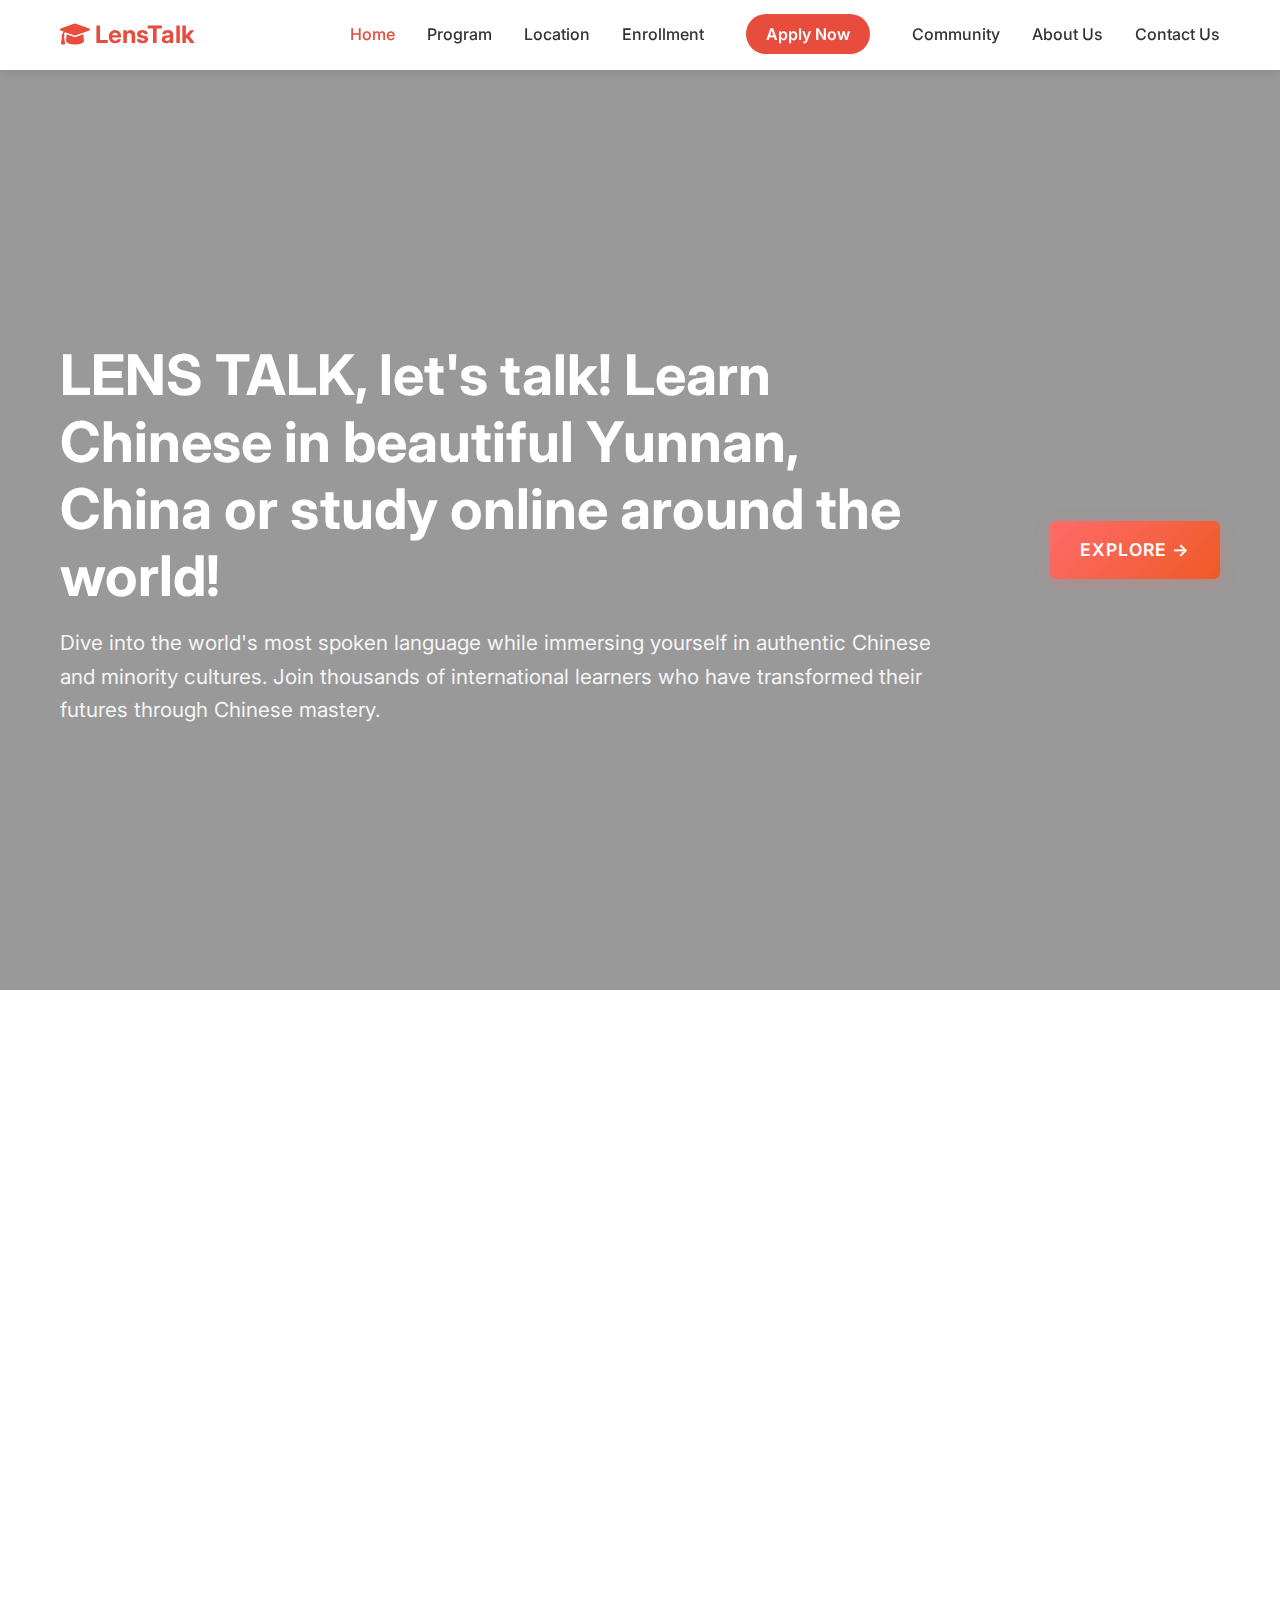
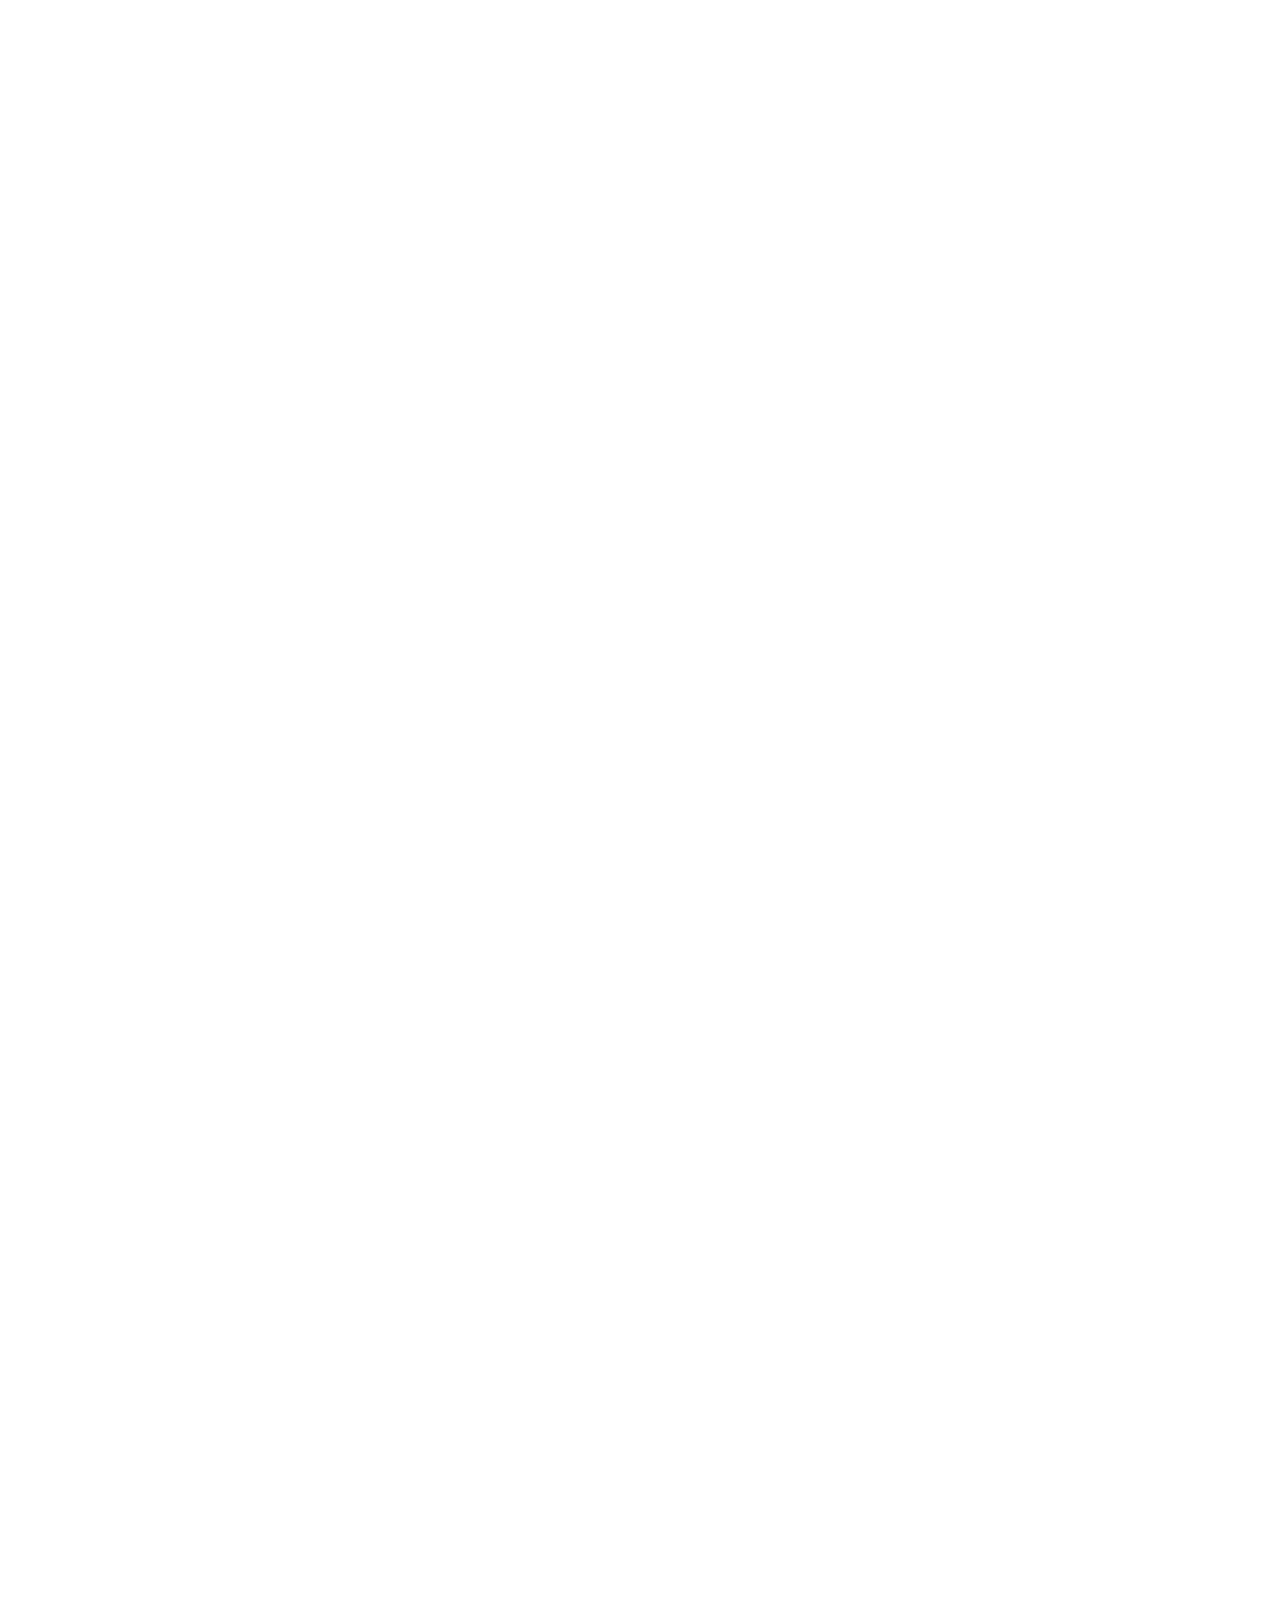
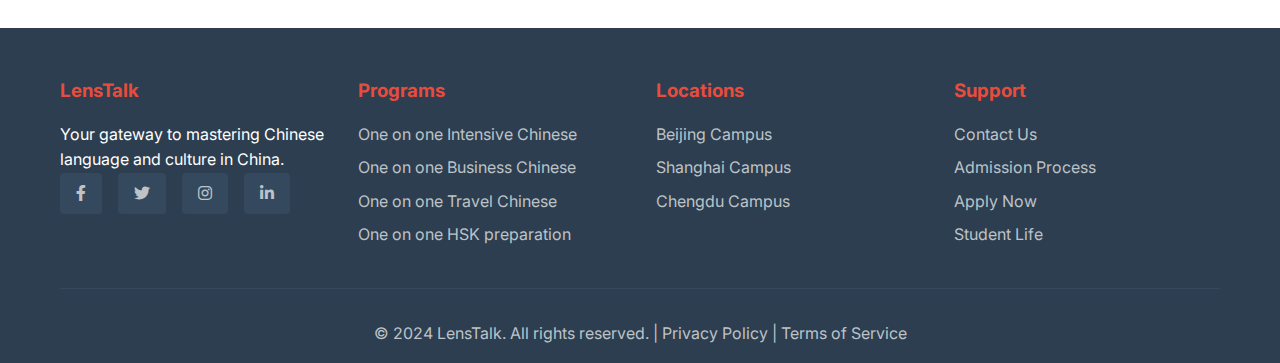
<file: index.html>
<!DOCTYPE html>
<html lang="en">
<head>
    <meta charset="UTF-8">
    <meta name="viewport" content="width=device-width, initial-scale=1.0">
    <title>LensTalk - Study Chinese in China</title>
    <link rel="stylesheet" href="css/style.css">
    <link rel="stylesheet" href="css/responsive.css">
    <link href="https://fonts.googleapis.com/css2?family=Inter:wght@300;400;500;600;700&display=swap" rel="stylesheet">
    <link rel="stylesheet" href="https://cdnjs.cloudflare.com/ajax/libs/font-awesome/6.0.0/css/all.min.css">
</head>
<body>
    <!-- Navigation -->
    <nav class="navbar">
        <div class="nav-container">
            <div class="nav-logo">
                <h2><a href="index.html" style="text-decoration: none; color: inherit;"><i class="fas fa-graduation-cap"></i> LensTalk</a></h2>
            </div>
            <ul class="nav-menu">
                <!-- Navigation items will be generated by navigation.js -->
            </ul>
            <div class="nav-toggle">
                <span class="bar"></span>
                <span class="bar"></span>
                <span class="bar"></span>
            </div>
        </div>
    </nav>

    <!-- Hero Section -->
    <section class="hero" style="background-image: url(''); background-size: cover; background-position: center; background-repeat: no-repeat; position: relative;">
        <div class="hero-overlay" style="position: absolute; top: 0; left: 0; right: 0; bottom: 0; background: rgba(0,0,0,0.4);"></div>
        <div class="hero-container" style="position: relative; z-index: 2; display: flex; align-items: center; justify-content: space-between; min-height: 80vh;">
            <div class="hero-content" style="flex: 1;">
                <h1 class="hero-title" style="font-size: 3.5rem; font-weight: 700; color: white; margin-bottom: 1rem;">LENS TALK, let's talk! Learn Chinese in beautiful Yunnan, China or study online around the world!
                </h1>
                <p class="hero-subtitle" style="color: white; font-size: 1.3rem; margin-bottom: 2rem; opacity: 0.9;">
                    Dive into the world's most spoken language while immersing yourself in authentic Chinese and minority cultures. Join thousands of international learners who have transformed their futures through Chinese mastery.
                </p>
            </div>
            <div class="hero-button-right" style="margin-left: 2rem;">
                <a href="program.html" class="btn btn-primary" style="background: linear-gradient(135deg, #ff6b6b, #ee5a24); border: none; padding: 15px 30px; font-size: 1.1rem; font-weight: 600; text-transform: uppercase; letter-spacing: 1px; box-shadow: 0 4px 15px rgba(255, 107, 107, 0.3);">explore →</a>
            </div>
        </div>
    </section>

    <!-- Featured Programs Preview -->
    <section class="section">
        <div class="container">
            <h2 class="section-title">Featured Programs</h2>
            <div class="programs-grid" style="grid-template-columns: repeat(auto-fit, minmax(250px, 1fr));">
                <div class="program-card">
                    <div class="program-icon">
                        <i class="fas fa-language"></i>
                    </div>
                    <h3>One on one Intensive Chinese</h3>
                    <p>Intensive learning program designed for all language level/goals and culture demand</p>
                    <a href="program-intensive.html" class="btn btn-primary" style="margin-top: 1rem;">Learn More</a>
                </div>
                <div class="program-card">
                    <div class="program-icon">
                        <i class="fas fa-business-time"></i>
                    </div>
                    <h3>One on one Business Chinese</h3>
                    <p>Specialized program designed for business people and career development needs</p>
                    <a href="program-business.html" class="btn btn-primary" style="margin-top: 1rem;">Learn More</a>
                </div>
                <div class="program-card">
                    <div class="program-icon">
                        <i class="fas fa-calendar-alt"></i>
                    </div>
                    <h3>One on one Travel Chinese</h3>
                    <p>Specialized program designed for tourists' Chinese learning needs</p>
                    <a href="program-travel.html" class="btn btn-primary" style="margin-top: 1rem;">Learn More</a>
                </div>
                <div class="program-card">
                    <div class="program-icon">
                        <i class="fas fa-certificate"></i>
                    </div>
                    <h3>One on one HSK preparation</h3>
                    <p>Comprehensive preparation for Chinese proficiency tests</p>
                    <a href="program.html#hsk" class="btn btn-primary" style="margin-top: 1rem;">Learn More</a>
                </div>
            </div>
        </div>
    </section>

    <!-- Quick Stats -->
    <section class="section" style="background-color: #f8f9fa;">
        <div class="container">
            <div class="community-stats" style="display: grid; grid-template-columns: repeat(auto-fit, minmax(200px, 1fr)); gap: 2rem;">
                <div class="stat-item">
                    <h4>2000+</h4>
                    <p>Graduates</p>
                </div>
                <div class="stat-item">
                    <h4>50+</h4>
                    <p>Countries</p>
                </div>
                <div class="stat-item">
                    <h4>95%</h4>
                    <p>Success Rate</p>
                </div>
                <div class="stat-item">
                    <h4>15</h4>
                    <p>Years Experience</p>
                </div>
            </div>
            <div style="margin-top: 2rem;">
                <h3>If you are one of the following, don't hesitate, join us:</h3>
                <ul style="margin-top: 1rem; padding-left: 0; line-height: 1.8; list-style: none;">
                    <li style="display: flex; align-items: center; gap: 0.5rem;">
                        <span style="color: #1abc9c; font-size: 1.2rem;">&#10003;</span>
                        <span>Want to learn or improve Chinese</span>
                    </li>
                    <li style="display: flex; align-items: center; gap: 0.5rem;">
                        <span style="color: #1abc9c; font-size: 1.2rem;">&#10003;</span>
                        <span>Be interested in Chinese culture or minority culture</span>
                    </li>
                    <li style="display: flex; align-items: center; gap: 0.5rem;">
                        <span style="color: #1abc9c; font-size: 1.2rem;">&#10003;</span>
                        <span>Want to live in China or know how real Chinese people live</span>
                    </li>
                    <li style="display: flex; align-items: center; gap: 0.5rem;">
                        <span style="color: #1abc9c; font-size: 1.2rem;">&#10003;</span>
                        <span>Hope or need to pass HSK</span>
                    </li>
                    <li style="display: flex; align-items: center; gap: 0.5rem;">
                        <span style="color: #1abc9c; font-size: 1.2rem;">&#10003;</span>
                        <span>Plan to visit China or study Chinese in Yunnan, this beautiful and amazing place</span>
                    </li>
                </ul>
            </div>
        </div>
    </section>

    <!-- Why Choose LensTalk -->
    <section class="section">
        <div class="container">
            <h2 class="section-title">Why Choose LensTalk?</h2>
            <div class="community-features" style="display: grid; grid-template-columns: repeat(auto-fit, minmax(300px, 1fr)); gap: 2rem;">
                <div class="feature">
                    <div class="feature-icon">
                        <i class="fas fa-graduation-cap"></i>
                    </div>
                    <div>
                        <h4>Remarkable tutors team</h4>
                        <p>Learn from native Chinese tutors with years of teaching experience and professional certificates</p>
                    </div>
                </div>
                <div class="feature">
                    <div class="feature-icon">
                        <i class="fas fa-users"></i>
                    </div>
                    <div>
                        <h4>One-on-one class mode</h4>
                        <p>Be dedicated to One-on-One teaching, tailor the course to your demand, meet individual learning needs and personalized attention</p>
                    </div>
                </div>
                <div class="feature">
                    <div class="feature-icon">
                        <i class="fas fa-map-marker-alt"></i>
                    </div>
                    <div>
                        <h4>Deep immersive learning</h4>
                        <p>Learn standard Mandarin immersively and experience authentic Chinese culture deeply</p>
                    </div>
                </div>
                <div class="feature">
                    <div class="feature-icon">
                        <i class="fas fa-certificate"></i>
                    </div>
                    <div>
                        <h4>Flexible study location</h4>
                        <p>Study online around the world or study offline in "spring city" Kunming or other beautiful places in Yunnan, China</p>
                    </div>
                </div>
            </div>
        </div>
    </section>

    <!-- Call to Action -->
    <section class="section" style="background-color: #2c3e50; color: white;">
        <div class="container" style="text-align: center;">
            <h2 style="color: white; margin-bottom: 1rem;">Ready to launch your Chinese learning journey?</h2>
            <p style="font-size: 1.2rem; margin-bottom: 2rem; opacity: 0.9;">
                Join thousands of students who have successfully learned Chinese
            </p>
            <div style="display: flex; gap: 1rem; justify-content: center; flex-wrap: wrap;">
                <a href="apply.html" class="btn btn-primary">Apply Now</a>
                <a href="program.html" class="btn btn-secondary">Get More Info</a>
            </div>
        </div>
    </section>

    <!-- Footer -->
    <footer class="footer">
        <div class="container">
            <div class="footer-content">
                <div class="footer-section">
                    <h3>LensTalk</h3>
                    <p>Your gateway to mastering Chinese language and culture in China.</p>
                    <div class="social-links">
                        <a href="#" class="social-link"><i class="fab fa-facebook-f"></i></a>
                        <a href="#" class="social-link"><i class="fab fa-twitter"></i></a>
                        <a href="#" class="social-link"><i class="fab fa-instagram"></i></a>
                        <a href="#" class="social-link"><i class="fab fa-linkedin-in"></i></a>
                    </div>
                </div>
                <div class="footer-section">
                    <h3>Programs</h3>
                    <ul>
                        <li><a href="program-intensive.html">One on one Intensive Chinese</a></li>
                        <li><a href="program-business.html">One on one Business Chinese</a></li>
                        <li><a href="program-travel.html">One on one Travel Chinese</a></li>
                        <li><a href="program.html#hsk">One on one HSK preparation</a></li>
                    </ul>
                </div>
                <div class="footer-section">
                    <h3>Locations</h3>
                    <ul>
                        <li><a href="location.html">Beijing Campus</a></li>
                        <li><a href="location.html">Shanghai Campus</a></li>
                        <li><a href="location.html">Chengdu Campus</a></li>
                    </ul>
                </div>
                <div class="footer-section">
                    <h3>Support</h3>
                    <ul>
                        <li><a href="contact.html">Contact Us</a></li>
                        <li><a href="enrollment.html">Admission Process</a></li>
                        <li><a href="apply.html">Apply Now</a></li>
                        <li><a href="community.html">Student Life</a></li>
                    </ul>
                </div>
            </div>
            <div class="footer-bottom">
                <p>&copy; 2024 LensTalk. All rights reserved. | Privacy Policy | Terms of Service</p>
            </div>
        </div>
    </footer>

    <script src="js/main.js"></script>
    <script src="js/navigation.js"></script>
</body>
</html>
</file>
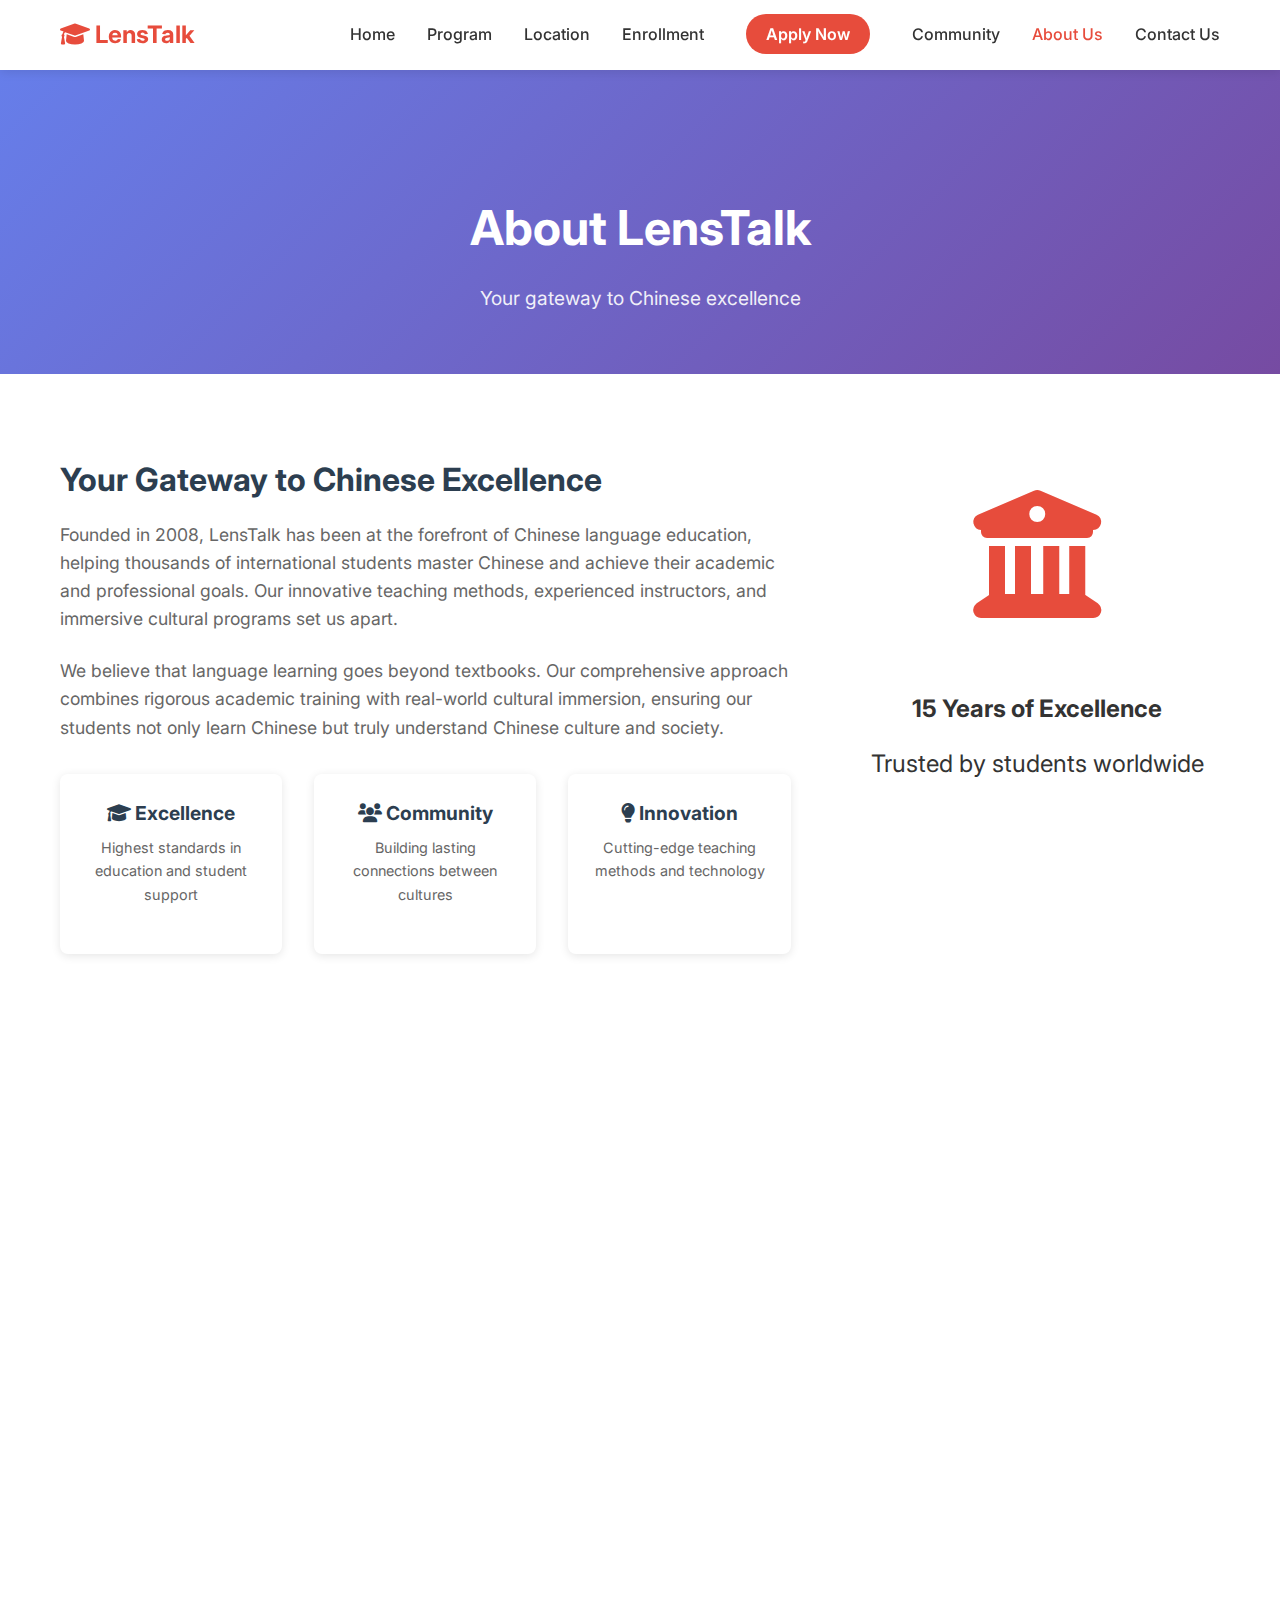
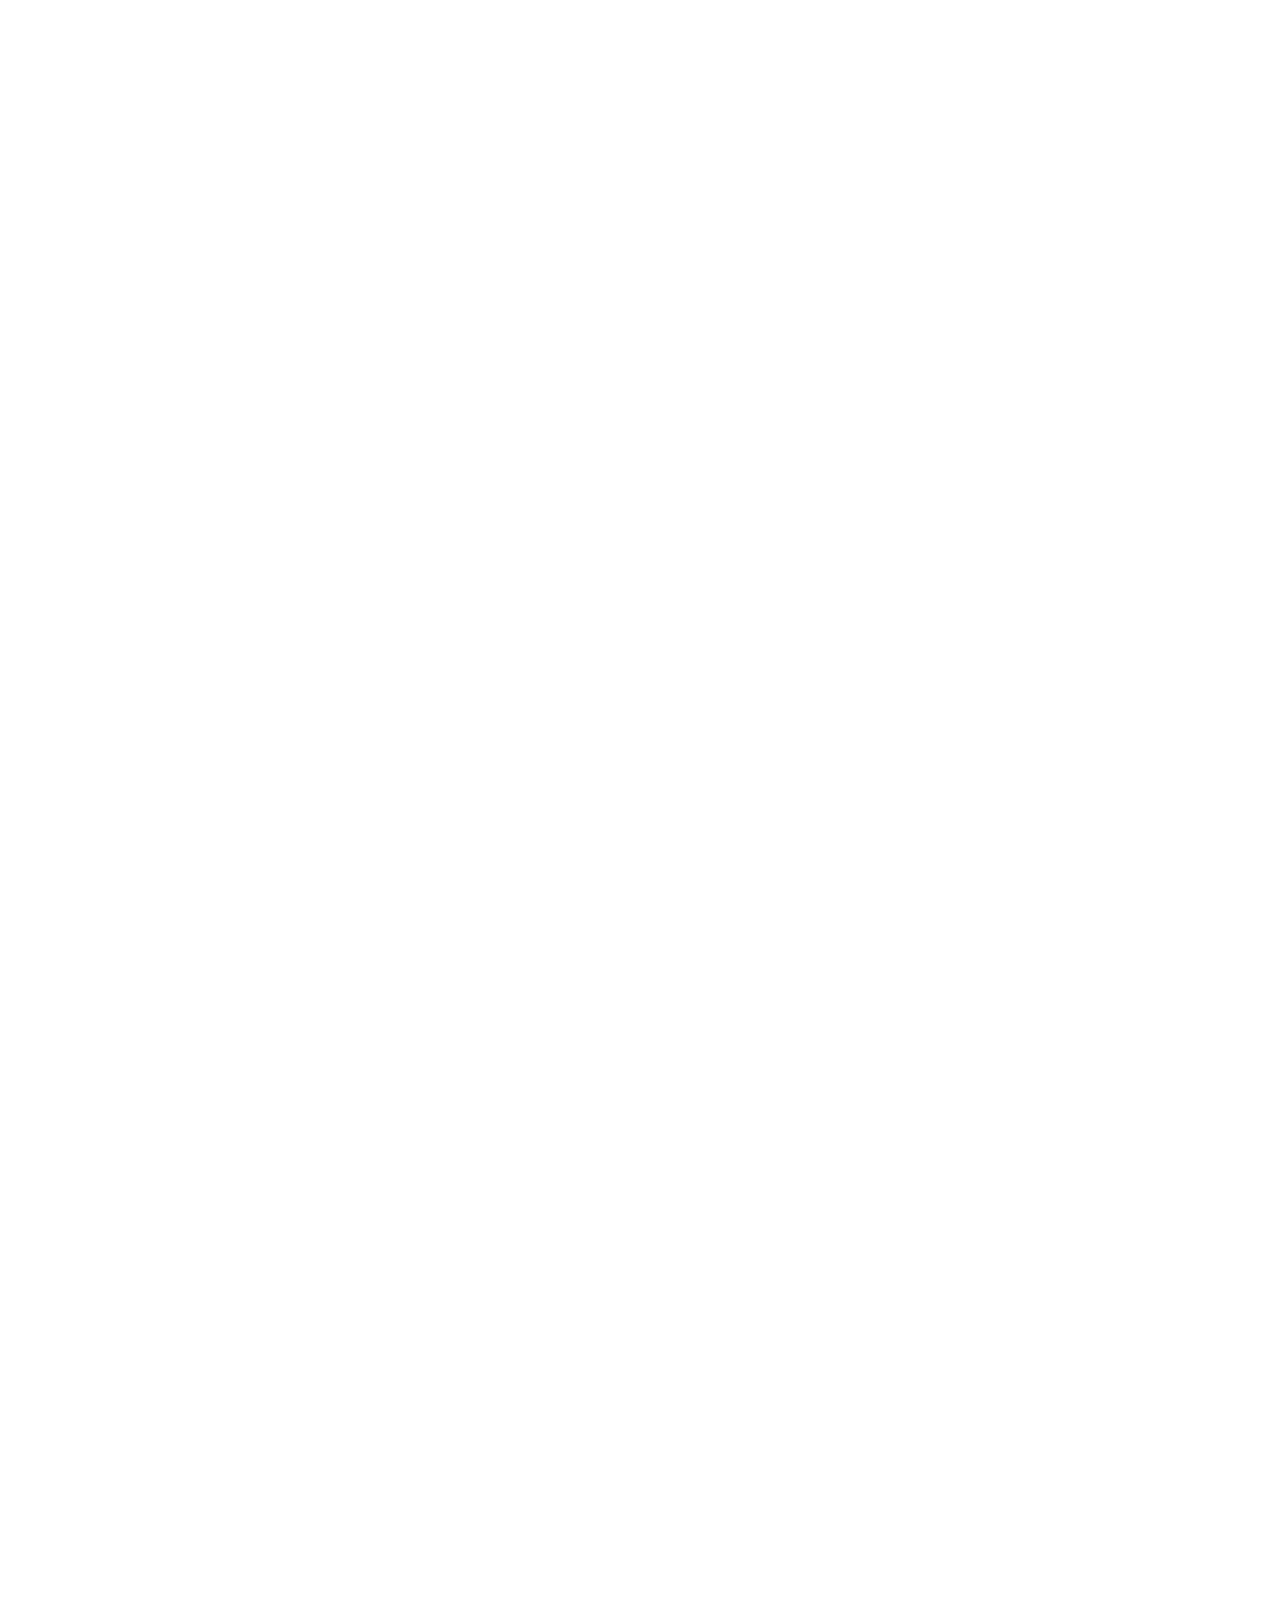
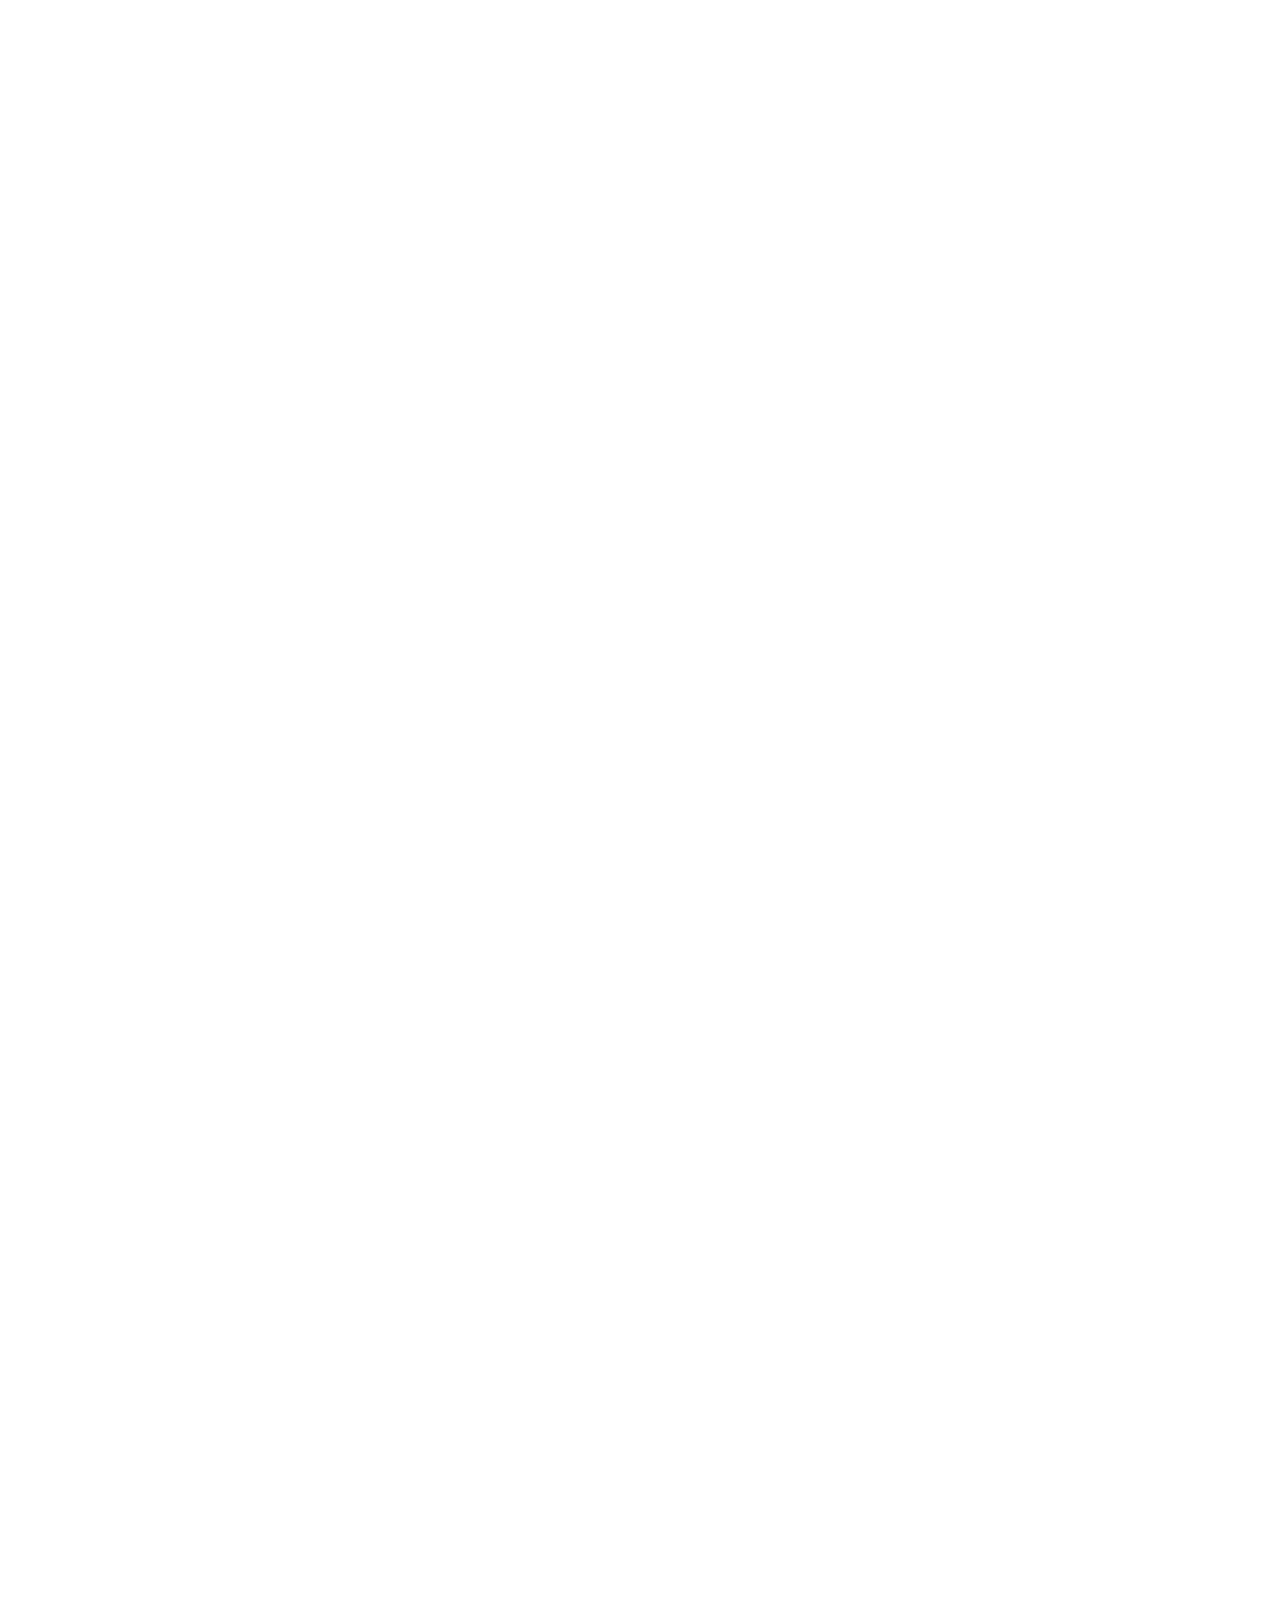
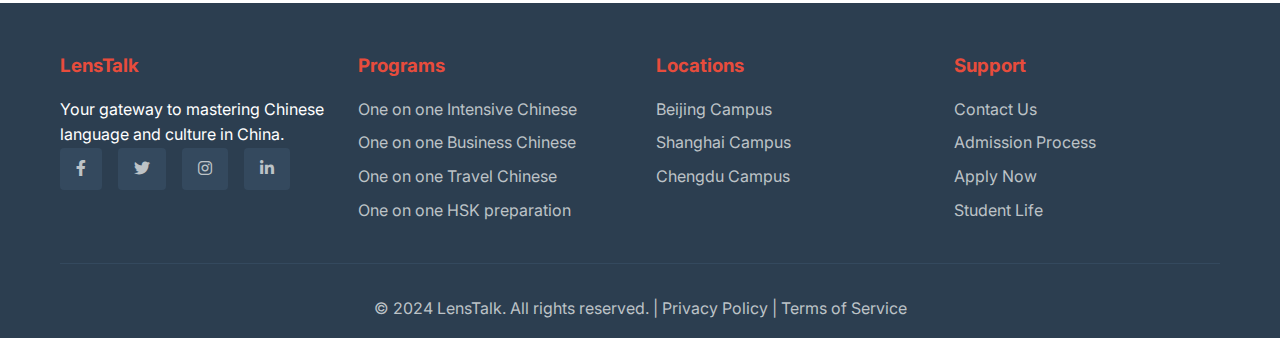
<file: about.html>
<!DOCTYPE html>
<html lang="en">
<head>
    <meta charset="UTF-8">
    <meta name="viewport" content="width=device-width, initial-scale=1.0">
    <title>About Us - LensTalk</title>
    <link rel="stylesheet" href="css/style.css">
    <link rel="stylesheet" href="css/responsive.css">
    <link href="https://fonts.googleapis.com/css2?family=Inter:wght@300;400;500;600;700&display=swap" rel="stylesheet">
    <link rel="stylesheet" href="https://cdnjs.cloudflare.com/ajax/libs/font-awesome/6.0.0/css/all.min.css">
</head>
<body>
    <!-- Navigation -->
    <nav class="navbar">
        <div class="nav-container">
            <div class="nav-logo">
                <h2><a href="index.html" style="text-decoration: none; color: inherit;"><i class="fas fa-graduation-cap"></i> LensTalk</a></h2>
            </div>
            <ul class="nav-menu">
                <!-- Navigation items will be generated by navigation.js -->
            </ul>
            <div class="nav-toggle">
                <span class="bar"></span>
                <span class="bar"></span>
                <span class="bar"></span>
            </div>
        </div>
    </nav>

    <!-- Page Header -->
    <section class="hero" style="padding: 120px 0 60px;">
        <div class="container">
            <div style="text-align: center; color: white;">
                <h1 style="font-size: 3rem; margin-bottom: 1rem;">About LensTalk</h1>
                <p style="font-size: 1.2rem; opacity: 0.9;">Your gateway to Chinese excellence</p>
            </div>
        </div>
    </section>

    <!-- About Content -->
    <section class="section">
        <div class="container">
            <div class="about-content">
                <div class="about-text">
                    <h3>Your Gateway to Chinese Excellence</h3>
                    <p>
                        Founded in 2008, LensTalk has been at the forefront of Chinese language education, 
                        helping thousands of international students master Chinese and achieve their academic 
                        and professional goals. Our innovative teaching methods, experienced instructors, 
                        and immersive cultural programs set us apart.
                    </p>
                    <p>
                        We believe that language learning goes beyond textbooks. Our comprehensive approach 
                        combines rigorous academic training with real-world cultural immersion, ensuring 
                        our students not only learn Chinese but truly understand Chinese culture and society.
                    </p>
                    <div class="about-values">
                        <div class="value">
                            <h4><i class="fas fa-graduation-cap"></i> Excellence</h4>
                            <p>Highest standards in education and student support</p>
                        </div>
                        <div class="value">
                            <h4><i class="fas fa-users"></i> Community</h4>
                            <p>Building lasting connections between cultures</p>
                        </div>
                        <div class="value">
                            <h4><i class="fas fa-lightbulb"></i> Innovation</h4>
                            <p>Cutting-edge teaching methods and technology</p>
                        </div>
                        <div class="value">
                            <h4><i class="fas fa-heart"></i> Support</h4>
                            <p>Comprehensive support for every student's journey</p>
                        </div>
                    </div>
                </div>
                <div class="about-placeholder">
                    <div style="font-size: 8rem; color: #e74c3c; margin-bottom: 1rem;">
                        <i class="fas fa-university"></i>
                    </div>
                    <h4>15 Years of Excellence</h4>
                    <p>Trusted by students worldwide</p>
                </div>
            </div>
        </div>
    </section>

    <!-- Our Story -->
    <section class="section" style="background-color: #f8f9fa;">
        <div class="container">
            <h2 class="section-title">Our Story</h2>
            <div style="display: grid; grid-template-columns: repeat(auto-fit, minmax(300px, 1fr)); gap: 2rem;">
                <div class="program-card">
                    <h3><i class="fas fa-seedling"></i> 2008 - The Beginning</h3>
                    <p>LensTalk was founded by a group of passionate educators who believed that learning Chinese should be accessible, engaging, and culturally immersive. Starting with just 50 students in Beijing, we focused on creating a supportive learning environment.</p>
                </div>
                <div class="program-card">
                    <h3><i class="fas fa-expand-arrows-alt"></i> 2012 - Expansion</h3>
                    <p>We expanded to Shanghai and launched our first online programs, making Chinese education accessible to students worldwide. Our innovative teaching methods gained recognition from international educational institutions.</p>
                </div>
                <div class="program-card">
                    <h3><i class="fas fa-award"></i> 2018 - Recognition</h3>
                    <p>LensTalk received the "Best Chinese Language School" award from the International Education Association. We launched our business Chinese program and established partnerships with major corporations.</p>
                </div>
                <div class="program-card">
                    <h3><i class="fas fa-rocket"></i> 2024 - Innovation</h3>
                    <p>Today, we serve over 2000 students annually across three campuses and online platforms. We continue to innovate with cutting-edge technology and personalized learning approaches.</p>
                </div>
            </div>
        </div>
    </section>

    <!-- Our Team -->
    <section class="section">
        <div class="container">
            <h2 class="section-title">Meet Our Team</h2>
            <div style="display: grid; grid-template-columns: repeat(auto-fit, minmax(250px, 1fr)); gap: 2rem;">
                <div class="program-card" style="text-align: center;">
                    <div style="width: 100px; height: 100px; background: #e74c3c; border-radius: 50%; display: flex; align-items: center; justify-content: center; margin: 0 auto 1rem; color: white; font-size: 2rem;">
                        <i class="fas fa-user-tie"></i>
                    </div>
                    <h3>Dr. Li Wei</h3>
                    <p style="color: #e74c3c; font-weight: 600;">Founder & Academic Director</p>
                    <p>PhD in Chinese Linguistics from Peking University. 20+ years of experience in Chinese language education.</p>
                </div>
                <div class="program-card" style="text-align: center;">
                    <div style="width: 100px; height: 100px; background: #e74c3c; border-radius: 50%; display: flex; align-items: center; justify-content: center; margin: 0 auto 1rem; color: white; font-size: 2rem;">
                        <i class="fas fa-user-graduate"></i>
                    </div>
                    <h3>Sarah Chen</h3>
                    <p style="color: #e74c3c; font-weight: 600;">Head of International Programs</p>
                    <p>Master's in International Education from Columbia University. Fluent in 5 languages and passionate about cultural exchange.</p>
                </div>
                <div class="program-card" style="text-align: center;">
                    <div style="width: 100px; height: 100px; background: #e74c3c; border-radius: 50%; display: flex; align-items: center; justify-content: center; margin: 0 auto 1rem; color: white; font-size: 2rem;">
                        <i class="fas fa-chalkboard-teacher"></i>
                    </div>
                    <h3>Prof. Zhang Ming</h3>
                    <p style="color: #e74c3c; font-weight: 600;">Chief Instructor</p>
                    <p>Former professor at Beijing Language and Culture University. Specializes in HSK preparation and business Chinese.</p>
                </div>
                <div class="program-card" style="text-align: center;">
                    <div style="width: 100px; height: 100px; background: #e74c3c; border-radius: 50%; display: flex; align-items: center; justify-content: center; margin: 0 auto 1rem; color: white; font-size: 2rem;">
                        <i class="fas fa-users-cog"></i>
                    </div>
                    <h3>Emma Thompson</h3>
                    <p style="color: #e74c3c; font-weight: 600;">Student Services Director</p>
                    <p>Bachelor's in Psychology from Stanford University. Dedicated to ensuring every student has an amazing experience.</p>
                </div>
            </div>
        </div>
    </section>

    <!-- Accreditation & Partnerships -->
    <section class="section" style="background-color: #f8f9fa;">
        <div class="container">
            <h2 class="section-title">Accreditation & Partnerships</h2>
            <div class="community-features" style="display: grid; grid-template-columns: repeat(auto-fit, minmax(250px, 1fr)); gap: 2rem;">
                <div class="feature">
                    <div class="feature-icon">
                        <i class="fas fa-certificate"></i>
                    </div>
                    <div>
                        <h4>Ministry of Education</h4>
                        <p>Officially recognized by the Chinese Ministry of Education for international student education</p>
                    </div>
                </div>
                <div class="feature">
                    <div class="feature-icon">
                        <i class="fas fa-handshake"></i>
                    </div>
                    <div>
                        <h4>University Partnerships</h4>
                        <p>Partnered with 50+ universities worldwide for exchange programs and credit transfer</p>
                    </div>
                </div>
                <div class="feature">
                    <div class="feature-icon">
                        <i class="fas fa-building"></i>
                    </div>
                    <div>
                        <h4>Corporate Partnerships</h4>
                        <p>Trusted by Fortune 500 companies for employee Chinese language training</p>
                    </div>
                </div>
                <div class="feature">
                    <div class="feature-icon">
                        <i class="fas fa-globe"></i>
                    </div>
                    <div>
                        <h4>International Recognition</h4>
                        <p>Member of the International Association of Chinese Language Education</p>
                    </div>
                </div>
            </div>
        </div>
    </section>

    <!-- Awards & Achievements -->
    <section class="section">
        <div class="container">
            <h2 class="section-title">Awards & Achievements</h2>
            <div style="display: grid; grid-template-columns: repeat(auto-fit, minmax(300px, 1fr)); gap: 2rem;">
                <div class="program-card">
                    <h3><i class="fas fa-trophy"></i> 2023 Excellence Award</h3>
                    <p>Best Chinese Language School by International Education Association</p>
                </div>
                <div class="program-card">
                    <h3><i class="fas fa-star"></i> 2022 Innovation Award</h3>
                    <p>Outstanding Achievement in Online Chinese Education</p>
                </div>
                <div class="program-card">
                    <h3><i class="fas fa-medal"></i> 2021 Quality Award</h3>
                    <p>Highest Student Satisfaction Rate (98%) among Chinese language schools</p>
                </div>
                <div class="program-card">
                    <h3><i class="fas fa-gem"></i> 2020 Partnership Award</h3>
                    <p>Best Corporate Training Program by China Business Association</p>
                </div>
            </div>
        </div>
    </section>

    <!-- Mission & Vision -->
    <section class="section" style="background-color: #2c3e50; color: white;">
        <div class="container">
            <div style="display: grid; grid-template-columns: 1fr 1fr; gap: 4rem; align-items: center;">
                <div>
                    <h2 style="color: white; margin-bottom: 1rem;">Our Mission</h2>
                    <p style="font-size: 1.2rem; opacity: 0.9; margin-bottom: 2rem;">
                        To provide world-class Chinese language education that bridges cultures, 
                        connects people, and opens doors to new opportunities in our globalized world.
                    </p>
                </div>
                <div>
                    <h2 style="color: white; margin-bottom: 1rem;">Our Vision</h2>
                    <p style="font-size: 1.2rem; opacity: 0.9;">
                        To be the leading institution for Chinese language learning, 
                        recognized worldwide for our innovative approach, cultural immersion, 
                        and exceptional student outcomes.
                    </p>
                </div>
            </div>
        </div>
    </section>

    <!-- Call to Action -->
    <section class="section">
        <div class="container" style="text-align: center;">
            <h2 style="margin-bottom: 1rem;">Join Our Story</h2>
            <p style="font-size: 1.2rem; margin-bottom: 2rem; color: #666;">
                Be part of our mission to connect the world through Chinese language and culture
            </p>
            <div style="display: flex; gap: 1rem; justify-content: center; flex-wrap: wrap;">
                <a href="apply.html" class="btn btn-primary">Apply Now</a>
                <a href="contact.html" class="btn btn-secondary">Contact Us</a>
            </div>
        </div>
    </section>

    <!-- Footer -->
    <footer class="footer">
        <div class="container">
            <div class="footer-content">
                <div class="footer-section">
                    <h3>LensTalk</h3>
                    <p>Your gateway to mastering Chinese language and culture in China.</p>
                    <div class="social-links">
                        <a href="#" class="social-link"><i class="fab fa-facebook-f"></i></a>
                        <a href="#" class="social-link"><i class="fab fa-twitter"></i></a>
                        <a href="#" class="social-link"><i class="fab fa-instagram"></i></a>
                        <a href="#" class="social-link"><i class="fab fa-linkedin-in"></i></a>
                    </div>
                </div>
                <div class="footer-section">
                    <h3>Programs</h3>
                    <ul>
                        <li><a href="program.html">One on one Intensive Chinese</a></li>
                        <li><a href="program.html">One on one Business Chinese</a></li>
                        <li><a href="program.html">One on one Travel Chinese</a></li>
                        <li><a href="program.html">One on one HSK preparation</a></li>
                    </ul>
                </div>
                <div class="footer-section">
                    <h3>Locations</h3>
                    <ul>
                        <li><a href="location.html">Beijing Campus</a></li>
                        <li><a href="location.html">Shanghai Campus</a></li>
                        <li><a href="location.html">Chengdu Campus</a></li>
                    </ul>
                </div>
                <div class="footer-section">
                    <h3>Support</h3>
                    <ul>
                        <li><a href="contact.html">Contact Us</a></li>
                        <li><a href="enrollment.html">Admission Process</a></li>
                        <li><a href="apply.html">Apply Now</a></li>
                        <li><a href="community.html">Student Life</a></li>
                    </ul>
                </div>
            </div>
            <div class="footer-bottom">
                <p>&copy; 2024 LensTalk. All rights reserved. | Privacy Policy | Terms of Service</p>
            </div>
        </div>
    </footer>

    <script src="js/main.js"></script>
    <script src="js/navigation.js"></script>
</body>
</html>
</file>
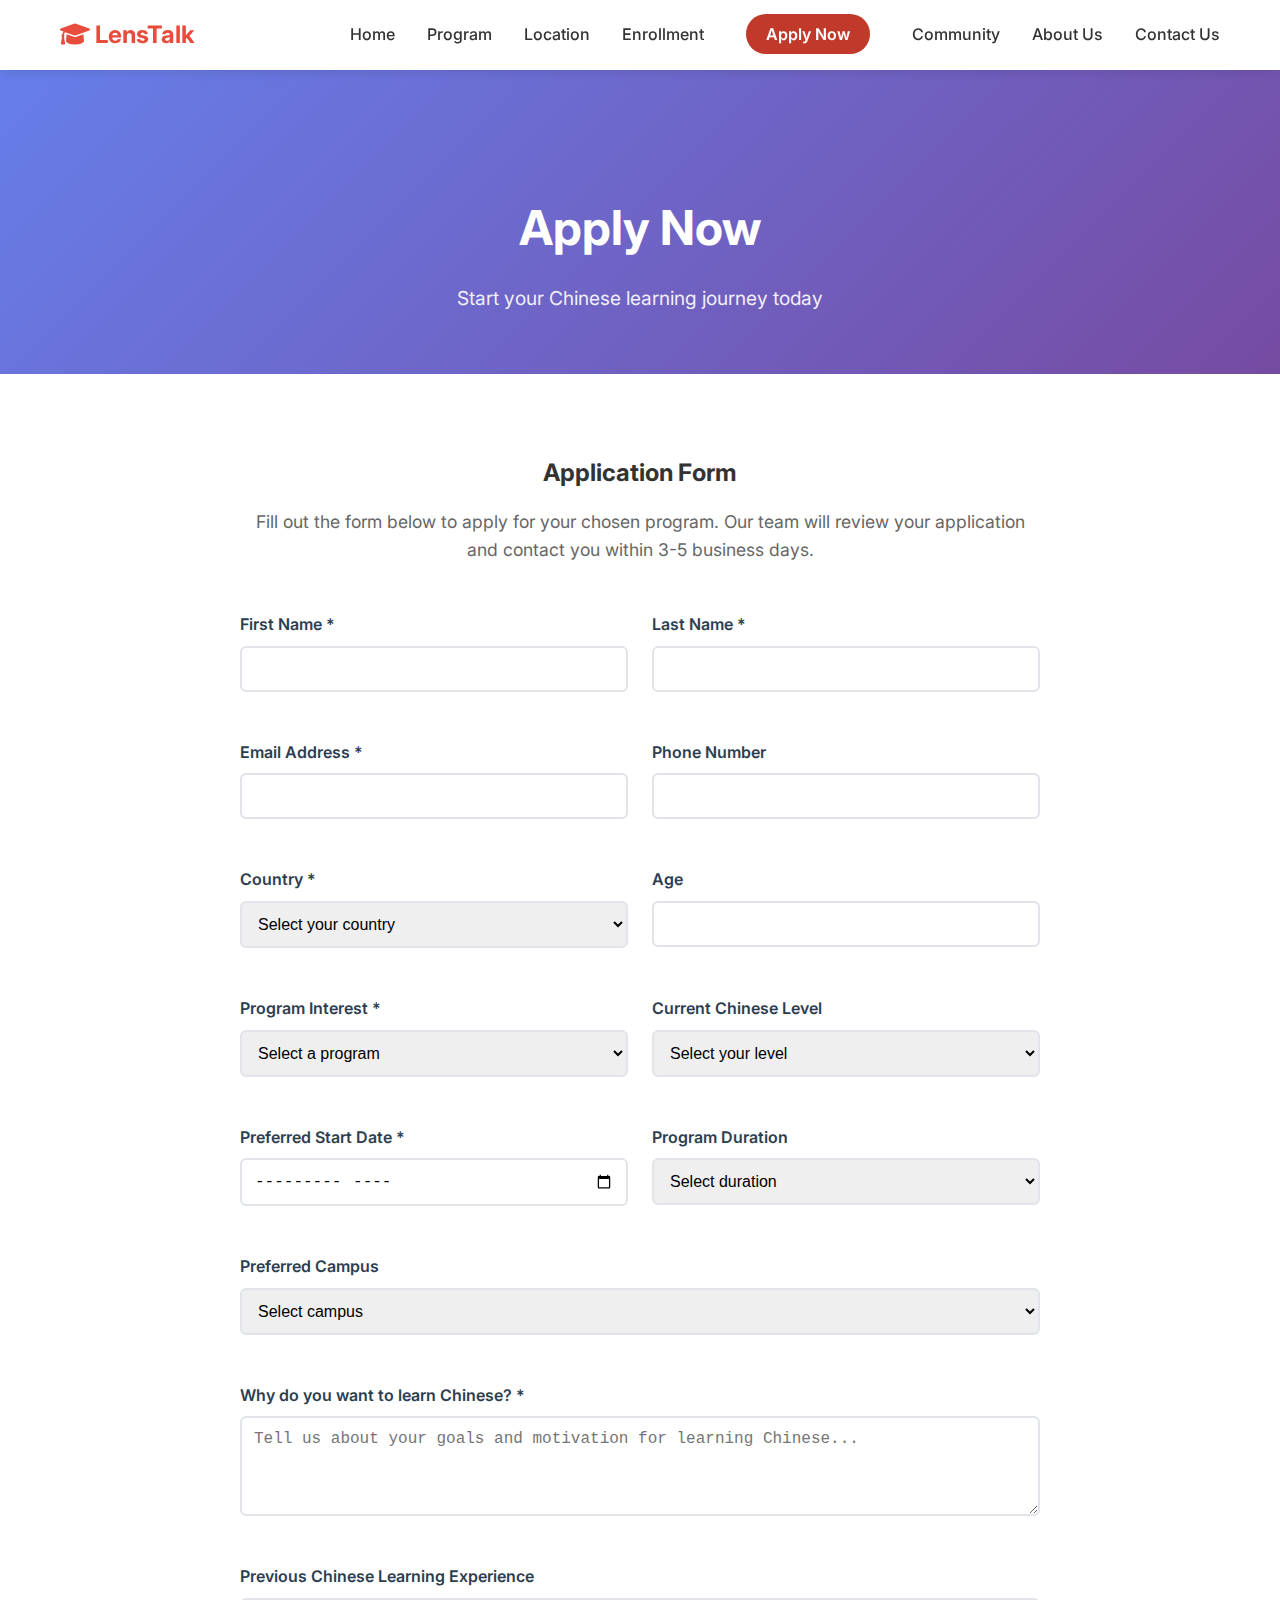
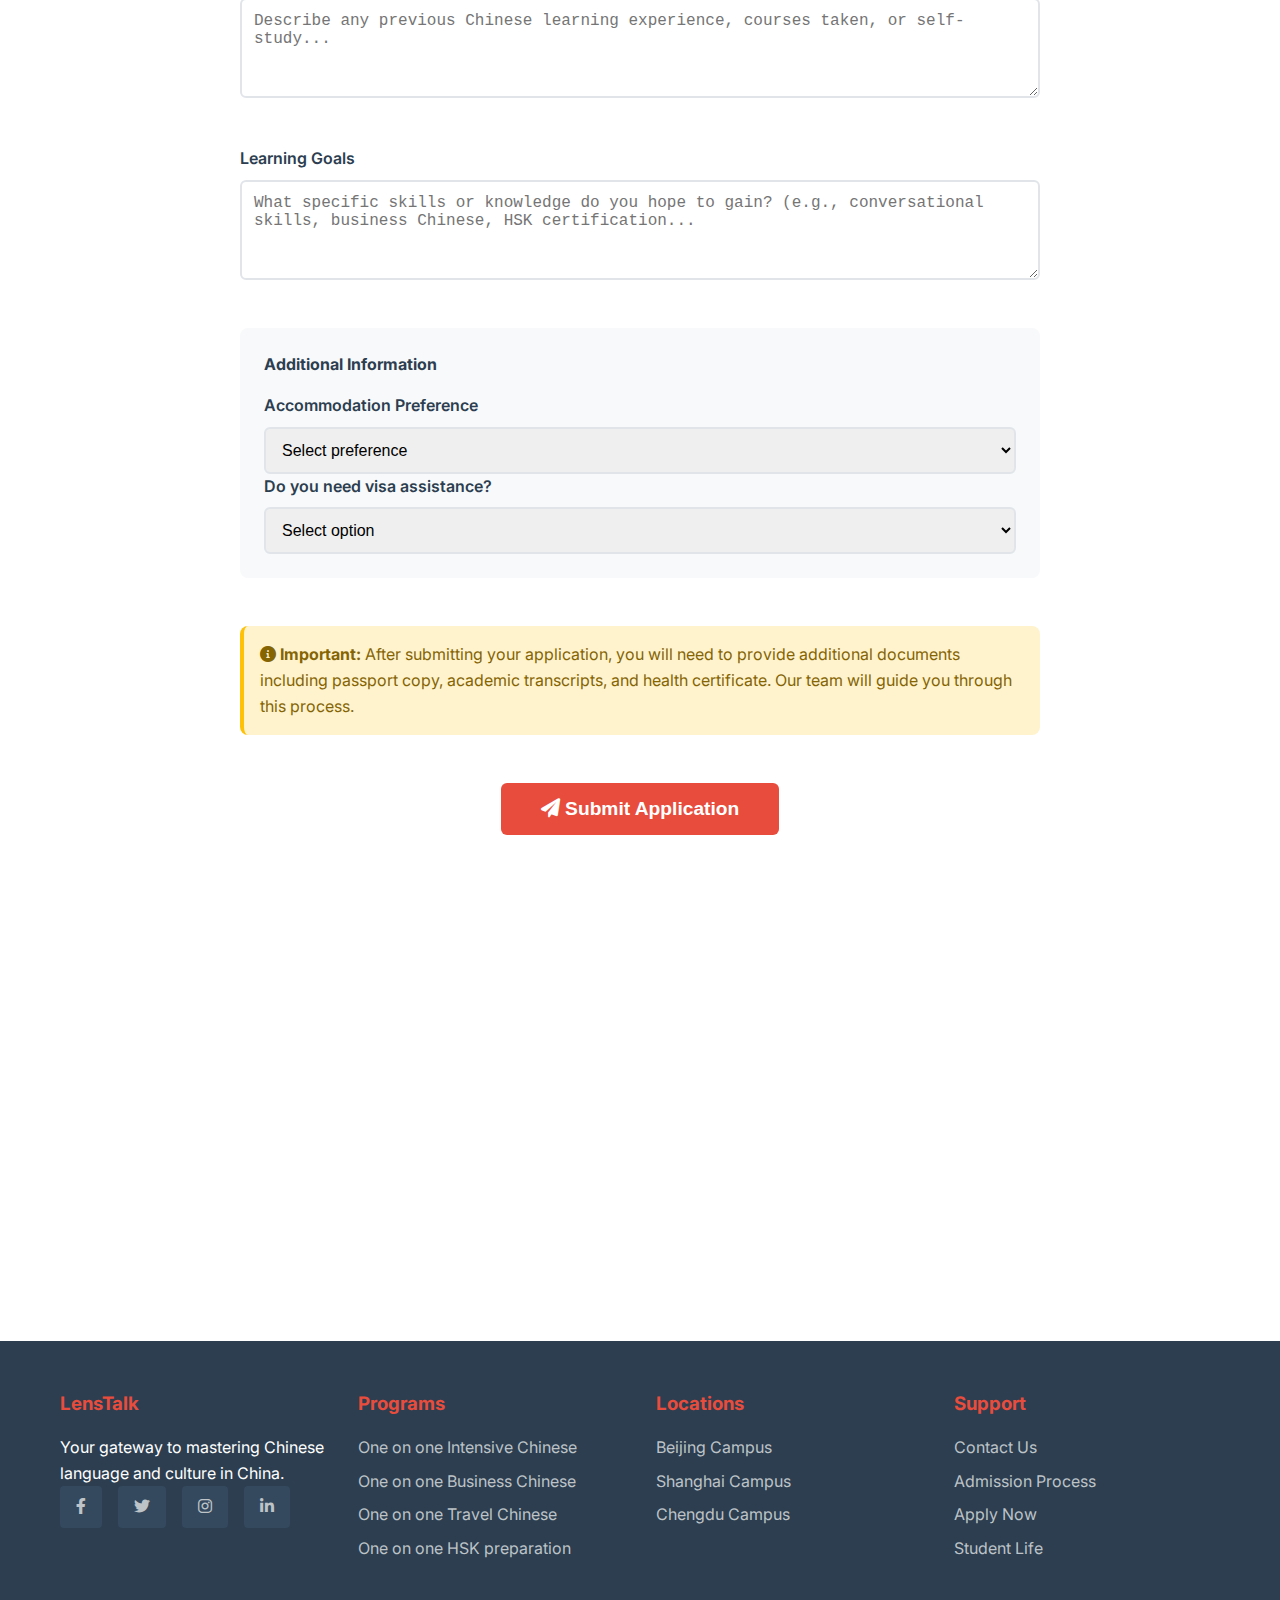
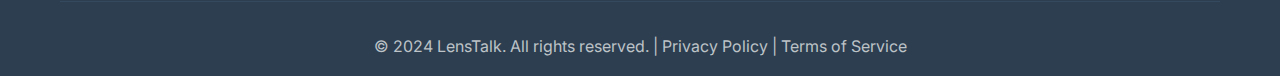
<file: apply.html>
<!DOCTYPE html>
<html lang="en">
<head>
    <meta charset="UTF-8">
    <meta name="viewport" content="width=device-width, initial-scale=1.0">
    <title>Apply - LensTalk</title>
    <link rel="stylesheet" href="css/style.css">
    <link rel="stylesheet" href="css/responsive.css">
    <link href="https://fonts.googleapis.com/css2?family=Inter:wght@300;400;500;600;700&display=swap" rel="stylesheet">
    <link rel="stylesheet" href="https://cdnjs.cloudflare.com/ajax/libs/font-awesome/6.0.0/css/all.min.css">
</head>
<body>
    <!-- Navigation -->
    <nav class="navbar">
        <div class="nav-container">
            <div class="nav-logo">
                <h2><a href="index.html" style="text-decoration: none; color: inherit;"><i class="fas fa-graduation-cap"></i> LensTalk</a></h2>
            </div>
            <ul class="nav-menu">
                <!-- Navigation items will be generated by navigation.js -->
            </ul>
            <div class="nav-toggle">
                <span class="bar"></span>
                <span class="bar"></span>
                <span class="bar"></span>
            </div>
        </div>
    </nav>

    <!-- Page Header -->
    <section class="hero" style="padding: 120px 0 60px;">
        <div class="container">
            <div style="text-align: center; color: white;">
                <h1 style="font-size: 3rem; margin-bottom: 1rem;">Apply Now</h1>
                <p style="font-size: 1.2rem; opacity: 0.9;">Start your Chinese learning journey today</p>
            </div>
        </div>
    </section>

    <!-- Application Form -->
    <section class="section">
        <div class="container">
            <div style="max-width: 800px; margin: 0 auto;">
                <div style="text-align: center; margin-bottom: 3rem;">
                    <h2 style="margin-bottom: 1rem;">Application Form</h2>
                    <p style="color: #666; font-size: 1.1rem;">
                        Fill out the form below to apply for your chosen program. Our team will review your application and contact you within 3-5 business days.
                    </p>
                </div>
                
                <form class="apply-form" onsubmit="submitApplication(event)">
                    <div style="display: grid; grid-template-columns: 1fr 1fr; gap: 1.5rem; margin-bottom: 1.5rem;">
                        <div class="form-group">
                            <label for="firstName">First Name *</label>
                            <input type="text" id="firstName" name="firstName" required>
                        </div>
                        <div class="form-group">
                            <label for="lastName">Last Name *</label>
                            <input type="text" id="lastName" name="lastName" required>
                        </div>
                    </div>
                    
                    <div style="display: grid; grid-template-columns: 1fr 1fr; gap: 1.5rem; margin-bottom: 1.5rem;">
                        <div class="form-group">
                            <label for="email">Email Address *</label>
                            <input type="email" id="email" name="email" required>
                        </div>
                        <div class="form-group">
                            <label for="phone">Phone Number</label>
                            <input type="tel" id="phone" name="phone">
                        </div>
                    </div>
                    
                    <div style="display: grid; grid-template-columns: 1fr 1fr; gap: 1.5rem; margin-bottom: 1.5rem;">
                        <div class="form-group">
                            <label for="country">Country *</label>
                            <select id="country" name="country" required>
                                <option value="">Select your country</option>
                                <option value="US">United States</option>
                                <option value="UK">United Kingdom</option>
                                <option value="CA">Canada</option>
                                <option value="AU">Australia</option>
                                <option value="DE">Germany</option>
                                <option value="FR">France</option>
                                <option value="JP">Japan</option>
                                <option value="KR">South Korea</option>
                                <option value="SG">Singapore</option>
                                <option value="MY">Malaysia</option>
                                <option value="TH">Thailand</option>
                                <option value="IN">India</option>
                                <option value="BR">Brazil</option>
                                <option value="MX">Mexico</option>
                                <option value="other">Other</option>
                            </select>
                        </div>
                        <div class="form-group">
                            <label for="age">Age</label>
                            <input type="number" id="age" name="age" min="16" max="65">
                        </div>
                    </div>
                    
                    <div style="display: grid; grid-template-columns: 1fr 1fr; gap: 1.5rem; margin-bottom: 1.5rem;">
                        <div class="form-group">
                            <label for="program">Program Interest *</label>
                            <select id="program" name="program" required>
                                <option value="">Select a program</option>
                                <option value="intensive">Intensive Chinese</option>
                                <option value="business">Business Chinese</option>
                                <option value="summer">Summer Intensive</option>
                                <option value="hsk">HSK Preparation</option>
                                <option value="group">Group Programs</option>
                                <option value="online">Online Learning</option>
                            </select>
                        </div>
                        <div class="form-group">
                            <label for="level">Current Chinese Level</label>
                            <select id="level" name="level">
                                <option value="">Select your level</option>
                                <option value="beginner">Beginner (No experience)</option>
                                <option value="elementary">Elementary (HSK 1-2)</option>
                                <option value="intermediate">Intermediate (HSK 3-4)</option>
                                <option value="advanced">Advanced (HSK 5-6)</option>
                                <option value="native">Native Speaker</option>
                            </select>
                        </div>
                    </div>
                    
                    <div style="display: grid; grid-template-columns: 1fr 1fr; gap: 1.5rem; margin-bottom: 1.5rem;">
                        <div class="form-group">
                            <label for="startDate">Preferred Start Date *</label>
                            <input type="month" id="startDate" name="startDate" required>
                        </div>
                        <div class="form-group">
                            <label for="duration">Program Duration</label>
                            <select id="duration" name="duration">
                                <option value="">Select duration</option>
                                <option value="1-month">1 Month</option>
                                <option value="3-months">3 Months</option>
                                <option value="6-months">6 Months</option>
                                <option value="1-year">1 Year</option>
                                <option value="2-years">2 Years</option>
                            </select>
                        </div>
                    </div>
                    
                    <div class="form-group" style="margin-bottom: 1.5rem;">
                        <label for="campus">Preferred Campus</label>
                        <select id="campus" name="campus">
                            <option value="">Select campus</option>
                            <option value="beijing">Beijing Campus</option>
                            <option value="shanghai">Shanghai Campus</option>
                            <option value="chengdu">Chengdu Campus</option>
                            <option value="online">Online Learning</option>
                            <option value="flexible">No preference</option>
                        </select>
                    </div>
                    
                    <div class="form-group" style="margin-bottom: 1.5rem;">
                        <label for="motivation">Why do you want to learn Chinese? *</label>
                        <textarea id="motivation" name="motivation" rows="4" required placeholder="Tell us about your goals and motivation for learning Chinese..."></textarea>
                    </div>
                    
                    <div class="form-group" style="margin-bottom: 1.5rem;">
                        <label for="experience">Previous Chinese Learning Experience</label>
                        <textarea id="experience" name="experience" rows="3" placeholder="Describe any previous Chinese learning experience, courses taken, or self-study..."></textarea>
                    </div>
                    
                    <div class="form-group" style="margin-bottom: 1.5rem;">
                        <label for="goals">Learning Goals</label>
                        <textarea id="goals" name="goals" rows="3" placeholder="What specific skills or knowledge do you hope to gain? (e.g., conversational skills, business Chinese, HSK certification..."></textarea>
                    </div>
                    
                    <div style="background: #f8f9fa; padding: 1.5rem; border-radius: 8px; margin-bottom: 1.5rem;">
                        <h4 style="margin-bottom: 1rem; color: #2c3e50;">Additional Information</h4>
                        <div class="form-group">
                            <label for="accommodation">Accommodation Preference</label>
                            <select id="accommodation" name="accommodation">
                                <option value="">Select preference</option>
                                <option value="dormitory">On-campus dormitory</option>
                                <option value="apartment">Off-campus apartment</option>
                                <option value="homestay">Homestay with Chinese family</option>
                                <option value="arrange-myself">I will arrange my own accommodation</option>
                            </select>
                        </div>
                        <div class="form-group">
                            <label for="visa">Do you need visa assistance?</label>
                            <select id="visa" name="visa">
                                <option value="">Select option</option>
                                <option value="yes">Yes, I need full visa assistance</option>
                                <option value="partial">Yes, I need partial assistance</option>
                                <option value="no">No, I will handle visa myself</option>
                            </select>
                        </div>
                    </div>
                    
                    <div style="background: #fff3cd; padding: 1rem; border-radius: 8px; margin-bottom: 1.5rem; border-left: 4px solid #ffc107;">
                        <p style="margin: 0; color: #856404;">
                            <i class="fas fa-info-circle"></i> 
                            <strong>Important:</strong> After submitting your application, you will need to provide additional documents including passport copy, academic transcripts, and health certificate. Our team will guide you through this process.
                        </p>
                    </div>
                    
                    <div style="text-align: center;">
                        <button type="submit" class="btn btn-primary" style="font-size: 1.2rem; padding: 15px 40px;">
                            <i class="fas fa-paper-plane"></i> Submit Application
                        </button>
                    </div>
                </form>
            </div>
        </div>
    </section>

    <!-- Application Tips -->
    <section class="section" style="background-color: #f8f9fa;">
        <div class="container">
            <h2 class="section-title">Application Tips</h2>
            <div class="community-features" style="display: grid; grid-template-columns: repeat(auto-fit, minmax(250px, 1fr)); gap: 2rem;">
                <div class="feature">
                    <div class="feature-icon">
                        <i class="fas fa-clock"></i>
                    </div>
                    <div>
                        <h4>Apply Early</h4>
                        <p>Submit your application at least 2-3 months before your desired start date to allow time for visa processing</p>
                    </div>
                </div>
                <div class="feature">
                    <div class="feature-icon">
                        <i class="fas fa-file-alt"></i>
                    </div>
                    <div>
                        <h4>Complete Information</h4>
                        <p>Provide detailed and accurate information to help us recommend the best program for your needs</p>
                    </div>
                </div>
                <div class="feature">
                    <div class="feature-icon">
                        <i class="fas fa-comments"></i>
                    </div>
                    <div>
                        <h4>Be Specific</h4>
                        <p>Clearly explain your learning goals and motivation in the personal statement section</p>
                    </div>
                </div>
                <div class="feature">
                    <div class="feature-icon">
                        <i class="fas fa-question-circle"></i>
                    </div>
                    <div>
                        <h4>Ask Questions</h4>
                        <p>Don't hesitate to contact us if you have any questions about the application process</p>
                    </div>
                </div>
            </div>
        </div>
    </section>

    <!-- Footer -->
    <footer class="footer">
        <div class="container">
            <div class="footer-content">
                <div class="footer-section">
                    <h3>LensTalk</h3>
                    <p>Your gateway to mastering Chinese language and culture in China.</p>
                    <div class="social-links">
                        <a href="#" class="social-link"><i class="fab fa-facebook-f"></i></a>
                        <a href="#" class="social-link"><i class="fab fa-twitter"></i></a>
                        <a href="#" class="social-link"><i class="fab fa-instagram"></i></a>
                        <a href="#" class="social-link"><i class="fab fa-linkedin-in"></i></a>
                    </div>
                </div>
                <div class="footer-section">
                    <h3>Programs</h3>
                    <ul>
                        <li><a href="program.html">One on one Intensive Chinese</a></li>
                        <li><a href="program.html">One on one Business Chinese</a></li>
                        <li><a href="program.html">One on one Travel Chinese</a></li>
                        <li><a href="program.html">One on one HSK preparation</a></li>
                    </ul>
                </div>
                <div class="footer-section">
                    <h3>Locations</h3>
                    <ul>
                        <li><a href="location.html">Beijing Campus</a></li>
                        <li><a href="location.html">Shanghai Campus</a></li>
                        <li><a href="location.html">Chengdu Campus</a></li>
                    </ul>
                </div>
                <div class="footer-section">
                    <h3>Support</h3>
                    <ul>
                        <li><a href="contact.html">Contact Us</a></li>
                        <li><a href="enrollment.html">Admission Process</a></li>
                        <li><a href="apply.html">Apply Now</a></li>
                        <li><a href="community.html">Student Life</a></li>
                    </ul>
                </div>
            </div>
            <div class="footer-bottom">
                <p>&copy; 2024 LensTalk. All rights reserved. | Privacy Policy | Terms of Service</p>
            </div>
        </div>
    </footer>

    <script src="js/main.js"></script>
    <script src="js/navigation.js"></script>
</body>
</html>
</file>
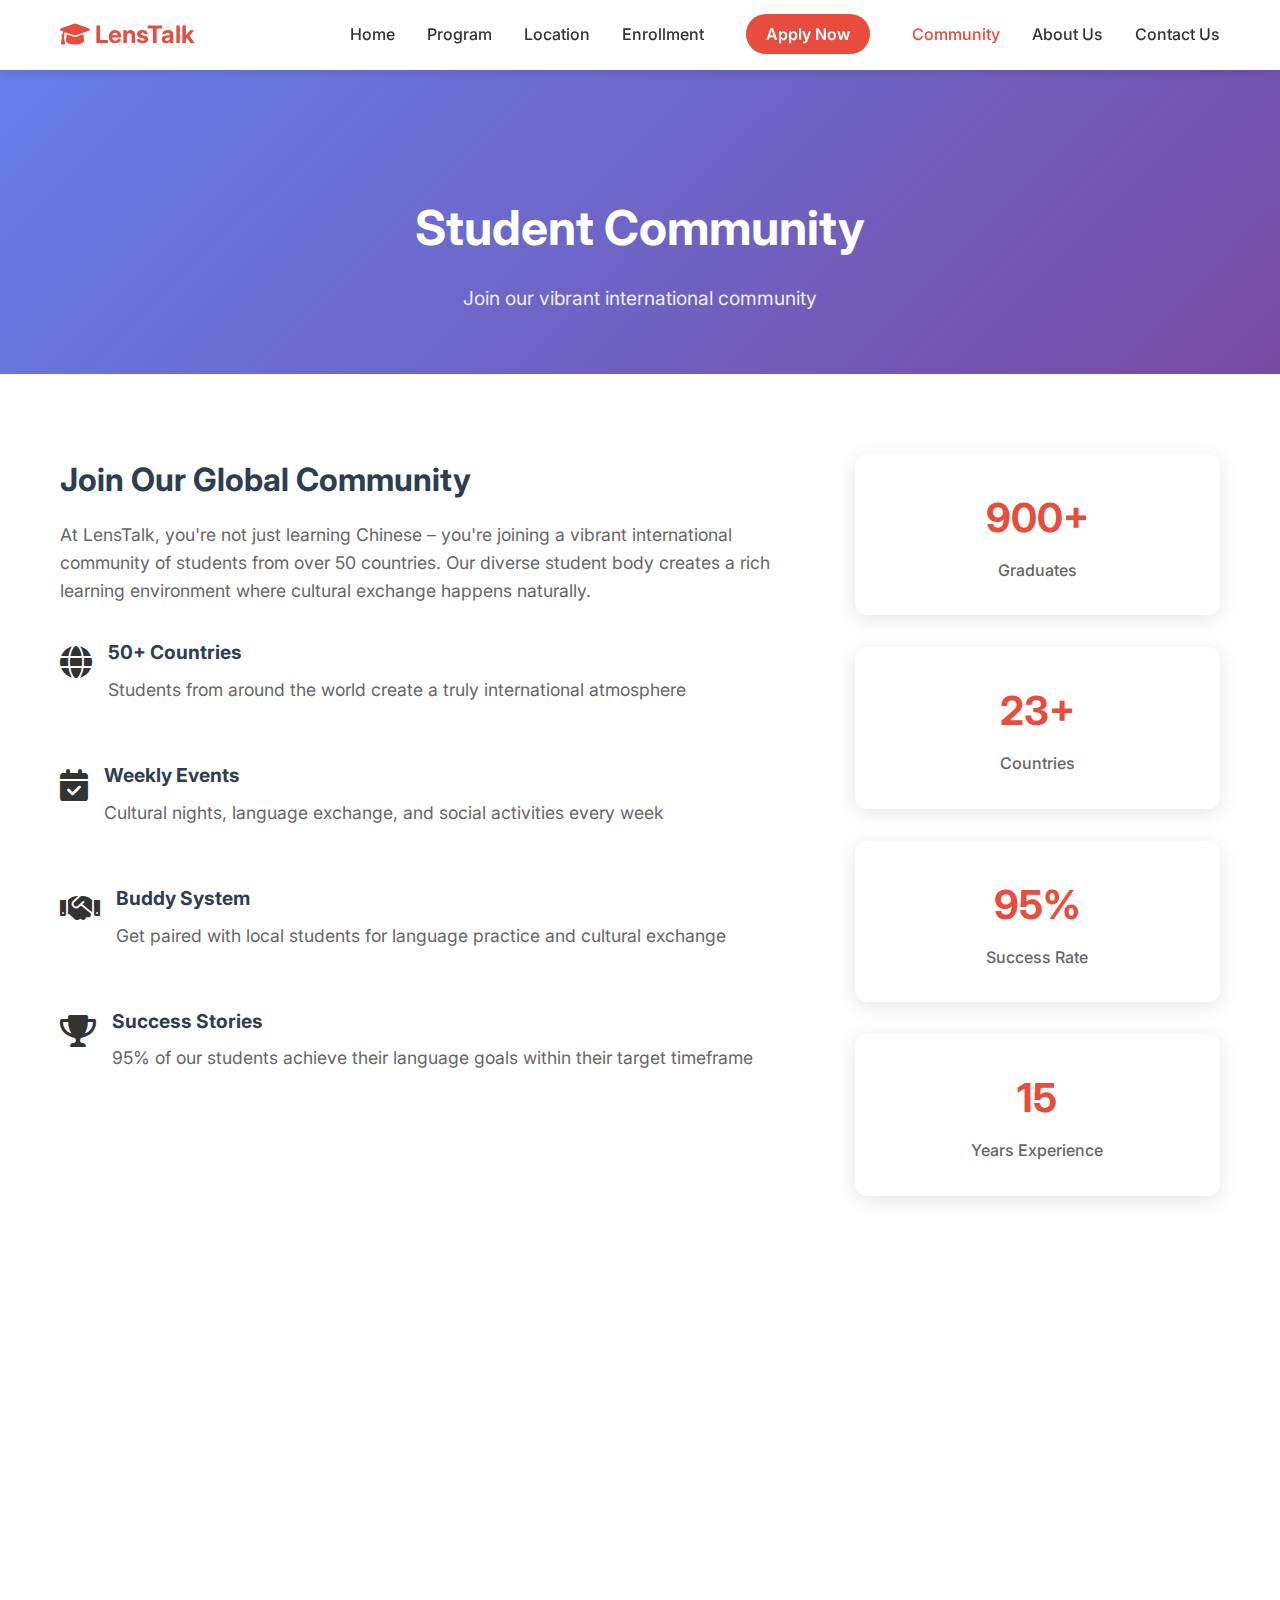
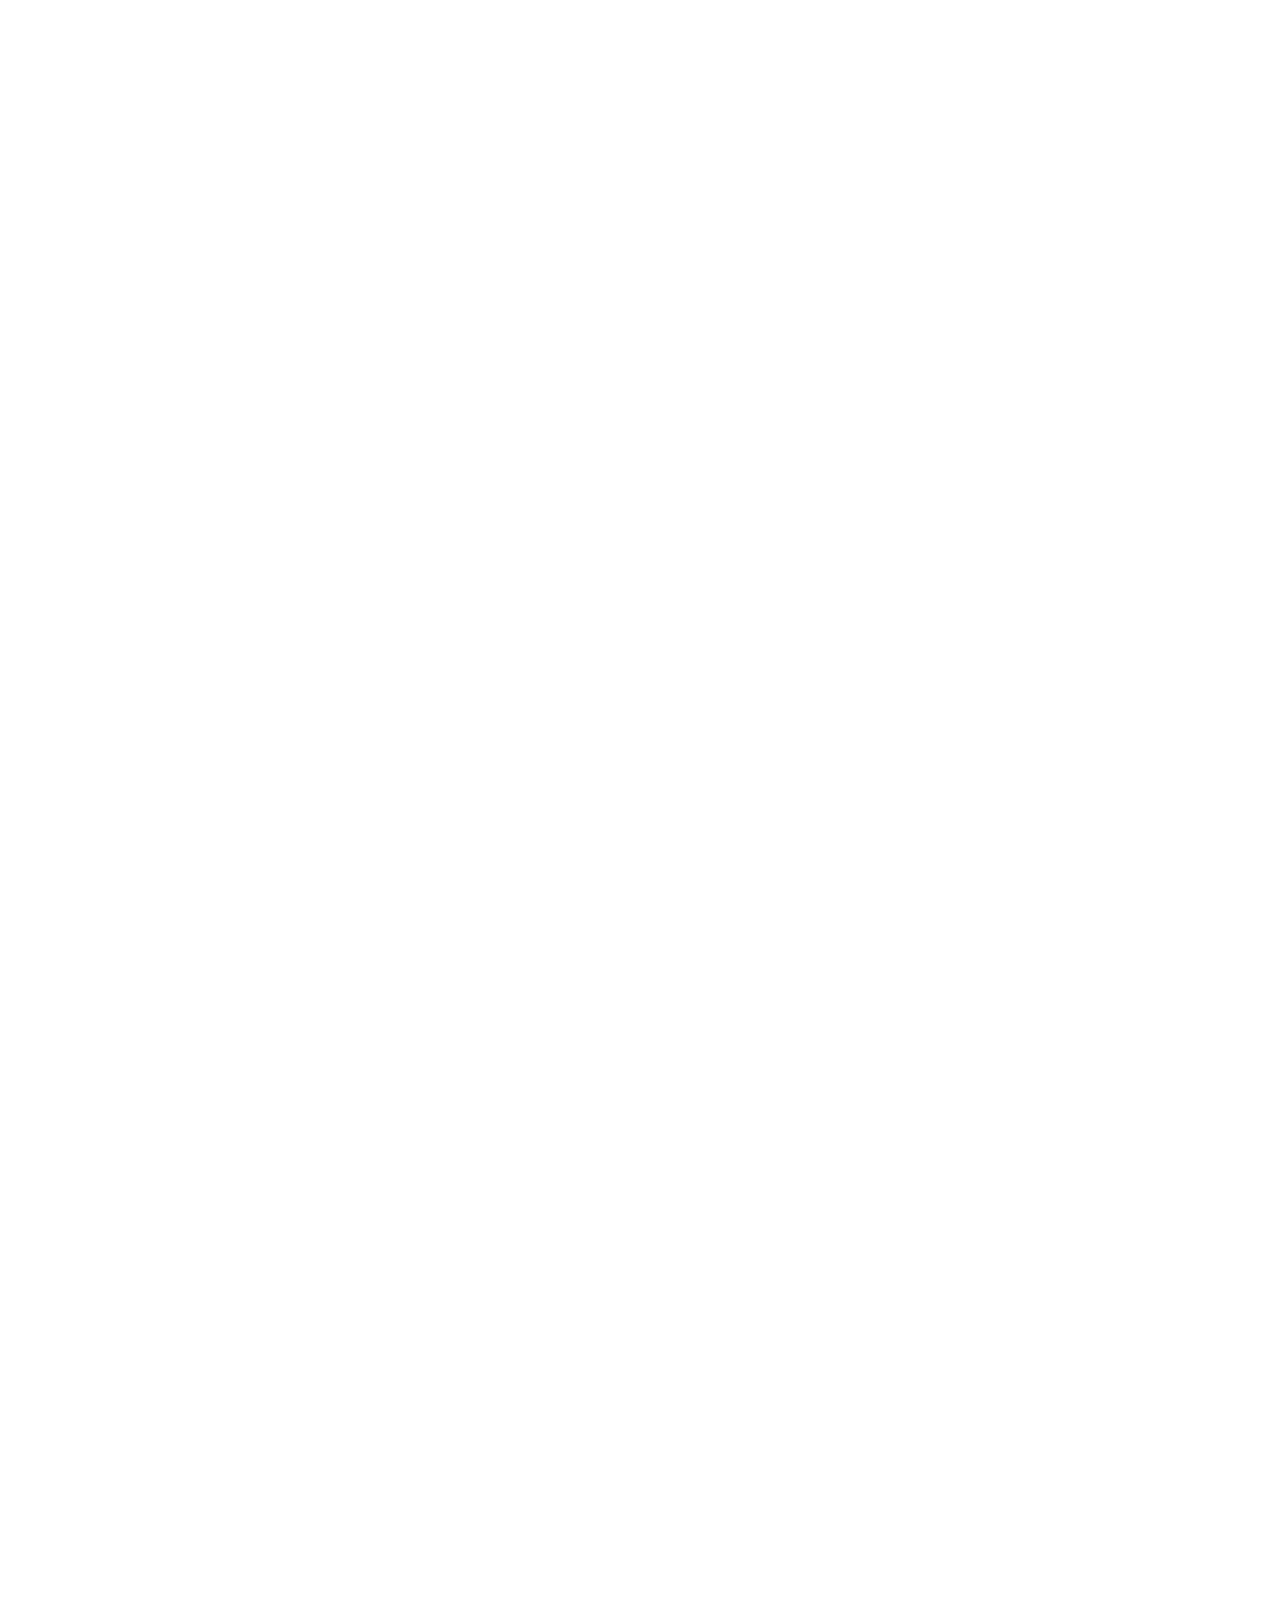
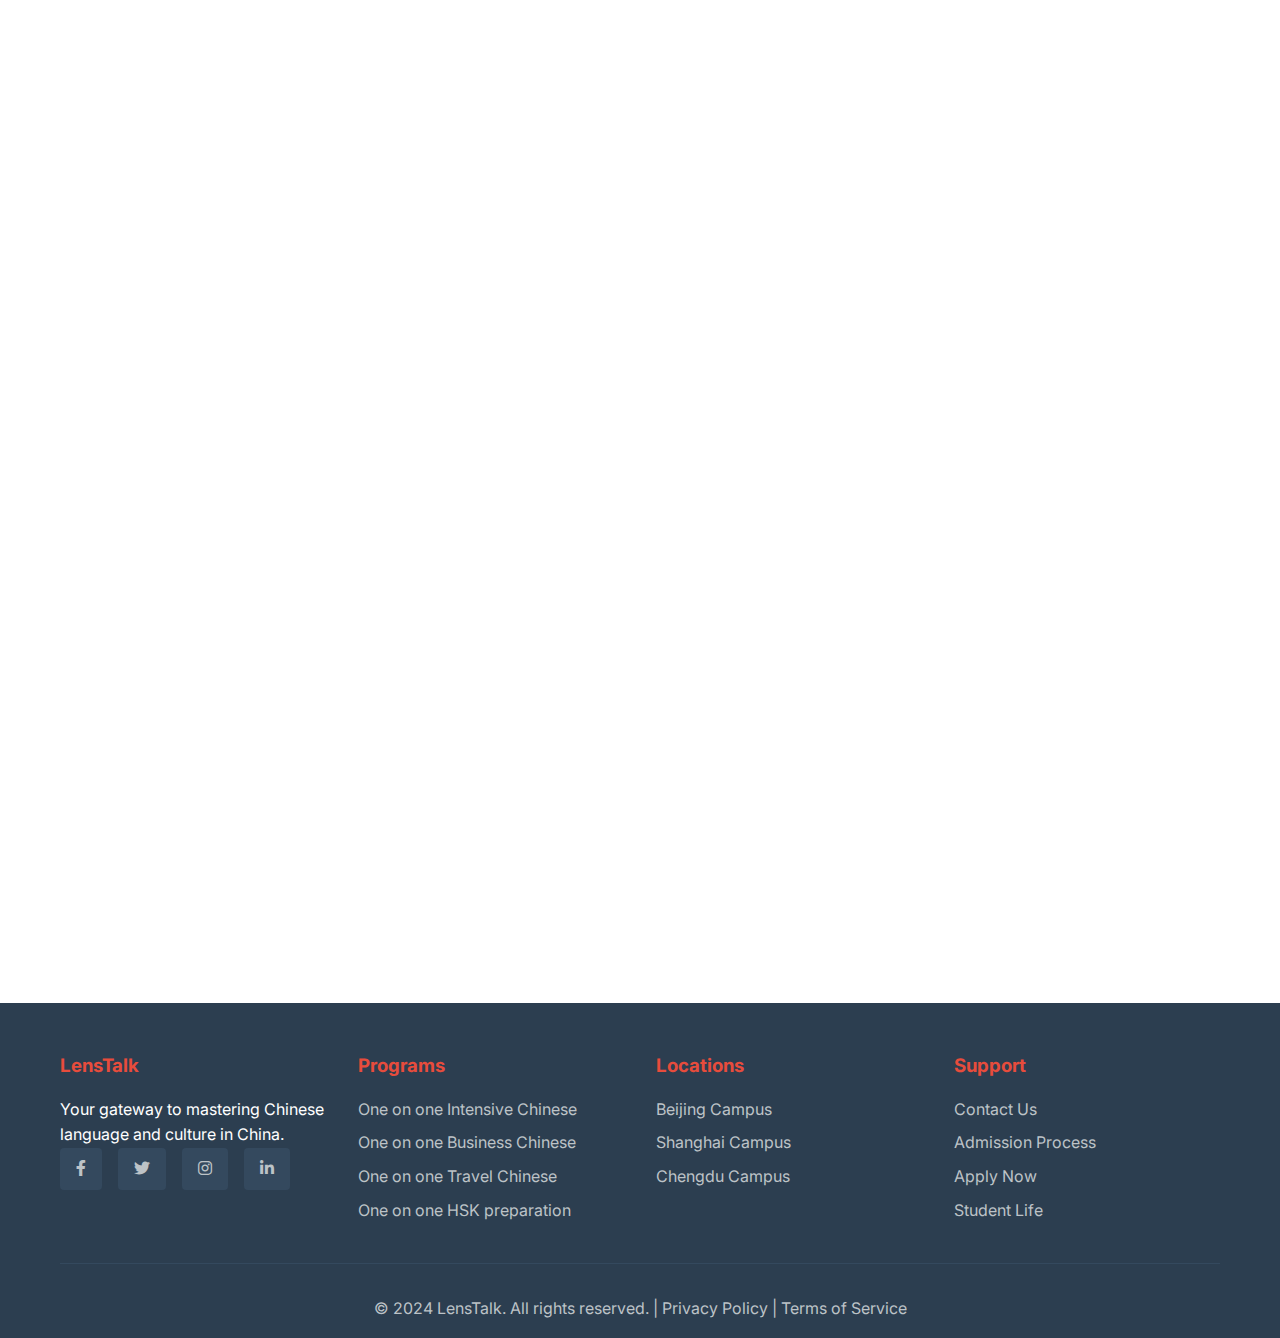
<file: community.html>
<!DOCTYPE html>
<html lang="en">
<head>
    <meta charset="UTF-8">
    <meta name="viewport" content="width=device-width, initial-scale=1.0">
    <title>Community - LensTalk</title>
    <link rel="stylesheet" href="css/style.css">
    <link rel="stylesheet" href="css/responsive.css">
    <link href="https://fonts.googleapis.com/css2?family=Inter:wght@300;400;500;600;700&display=swap" rel="stylesheet">
    <link rel="stylesheet" href="https://cdnjs.cloudflare.com/ajax/libs/font-awesome/6.0.0/css/all.min.css">
</head>
<body>
    <!-- Navigation -->
    <nav class="navbar">
        <div class="nav-container">
            <div class="nav-logo">
                <h2><a href="index.html" style="text-decoration: none; color: inherit;"><i class="fas fa-graduation-cap"></i> LensTalk</a></h2>
            </div>
            <ul class="nav-menu">
                <!-- Navigation items will be generated by navigation.js -->
            </ul>
            <div class="nav-toggle">
                <span class="bar"></span>
                <span class="bar"></span>
                <span class="bar"></span>
            </div>
        </div>
    </nav>

    <!-- Page Header -->
    <section class="hero" style="padding: 120px 0 60px;">
        <div class="container">
            <div style="text-align: center; color: white;">
                <h1 style="font-size: 3rem; margin-bottom: 1rem;">Student Community</h1>
                <p style="font-size: 1.2rem; opacity: 0.9;">Join our vibrant international community</p>
            </div>
        </div>
    </section>

    <!-- Community Overview -->
    <section class="section">
        <div class="container">
            <div class="community-content">
                <div class="community-info">
                    <h3>Join Our Global Community</h3>
                    <p>
                        At LensTalk, you're not just learning Chinese – you're joining a vibrant international community 
                        of students from over 50 countries. Our diverse student body creates a rich learning environment 
                        where cultural exchange happens naturally.
                    </p>
                    <div class="community-features">
                        <div class="feature">
                            <div class="feature-icon">
                                <i class="fas fa-globe"></i>
                            </div>
                            <div>
                                <h4>50+ Countries</h4>
                                <p>Students from around the world create a truly international atmosphere</p>
                            </div>
                        </div>
                        <div class="feature">
                            <div class="feature-icon">
                                <i class="fas fa-calendar-check"></i>
                            </div>
                            <div>
                                <h4>Weekly Events</h4>
                                <p>Cultural nights, language exchange, and social activities every week</p>
                            </div>
                        </div>
                        <div class="feature">
                            <div class="feature-icon">
                                <i class="fas fa-handshake"></i>
                            </div>
                            <div>
                                <h4>Buddy System</h4>
                                <p>Get paired with local students for language practice and cultural exchange</p>
                            </div>
                        </div>
                        <div class="feature">
                            <div class="feature-icon">
                                <i class="fas fa-trophy"></i>
                            </div>
                            <div>
                                <h4>Success Stories</h4>
                                <p>95% of our students achieve their language goals within their target timeframe</p>
                            </div>
                        </div>
                    </div>
                </div>
                <div class="community-stats">
                    <div class="stat-item">
                        <h4>2000+</h4>
                        <p>Graduates</p>
                    </div>
                    <div class="stat-item">
                        <h4>50+</h4>
                        <p>Countries</p>
                    </div>
                    <div class="stat-item">
                        <h4>95%</h4>
                        <p>Success Rate</p>
                    </div>
                    <div class="stat-item">
                        <h4>15</h4>
                        <p>Years Experience</p>
                    </div>
                </div>
            </div>
        </div>
    </section>

    <!-- Student Life -->
    <section class="section" style="background-color: #f8f9fa;">
        <div class="container">
            <h2 class="section-title">Student Life</h2>
            <div style="display: grid; grid-template-columns: repeat(auto-fit, minmax(300px, 1fr)); gap: 2rem;">
                <div class="program-card">
                    <h3><i class="fas fa-calendar-alt"></i> Weekly Activities</h3>
                    <ul>
                        <li>Monday: Language Exchange Café</li>
                        <li>Tuesday: Chinese Calligraphy Workshop</li>
                        <li>Wednesday: Movie Night (Chinese Films)</li>
                        <li>Thursday: Cooking Class</li>
                        <li>Friday: Karaoke Night</li>
                        <li>Saturday: City Tours & Excursions</li>
                        <li>Sunday: Study Groups & Homework Help</li>
                    </ul>
                </div>
                <div class="program-card">
                    <h3><i class="fas fa-users"></i> Student Clubs</h3>
                    <ul>
                        <li>Photography Club</li>
                        <li>Sports & Fitness Club</li>
                        <li>Music & Arts Society</li>
                        <li>Business Networking Group</li>
                        <li>Volunteer Organization</li>
                        <li>Cultural Exchange Society</li>
                        <li>Debate & Public Speaking Club</li>
                    </ul>
                </div>
                <div class="program-card">
                    <h3><i class="fas fa-map-marked-alt"></i> Excursions & Trips</h3>
                    <ul>
                        <li>Great Wall of China (Beijing)</li>
                        <li>Forbidden City & Tiananmen Square</li>
                        <li>Shanghai Disneyland</li>
                        <li>Panda Research Base (Chengdu)</li>
                        <li>Terracotta Warriors (Xi'an)</li>
                        <li>Yellow Mountain (Huangshan)</li>
                        <li>West Lake (Hangzhou)</li>
                    </ul>
                </div>
            </div>
        </div>
    </section>

    <!-- Student Testimonials -->
    <section class="section">
        <div class="container">
            <h2 class="section-title">Student Stories</h2>
            <div style="display: grid; grid-template-columns: repeat(auto-fit, minmax(300px, 1fr)); gap: 2rem;">
                <div class="program-card">
                    <div style="display: flex; align-items: center; margin-bottom: 1rem;">
                        <div style="width: 60px; height: 60px; background: #e74c3c; border-radius: 50%; display: flex; align-items: center; justify-content: center; color: white; font-size: 1.5rem; margin-right: 1rem;">
                            <i class="fas fa-user"></i>
                        </div>
                        <div>
                            <h4>Sarah Johnson</h4>
                            <p style="color: #666; margin: 0;">United States</p>
                        </div>
                    </div>
                    <p style="font-style: italic; color: #666;">
                        "LensTalk gave me more than just language skills - it gave me a second family. The community here is incredible, and I've made friends from all over the world. My Chinese improved dramatically in just 6 months!"
                    </p>
                </div>
                <div class="program-card">
                    <div style="display: flex; align-items: center; margin-bottom: 1rem;">
                        <div style="width: 60px; height: 60px; background: #e74c3c; border-radius: 50%; display: flex; align-items: center; justify-content: center; color: white; font-size: 1.5rem; margin-right: 1rem;">
                            <i class="fas fa-user"></i>
                        </div>
                        <div>
                            <h4>Ahmed Hassan</h4>
                            <p style="color: #666; margin: 0;">Egypt</p>
                        </div>
                    </div>
                    <p style="font-style: italic; color: #666;">
                        "The business Chinese program at LensTalk opened doors I never knew existed. The networking opportunities and cultural immersion helped me secure a job at a multinational company in Shanghai."
                    </p>
                </div>
                <div class="program-card">
                    <div style="display: flex; align-items: center; margin-bottom: 1rem;">
                        <div style="width: 60px; height: 60px; background: #e74c3c; border-radius: 50%; display: flex; align-items: center; justify-content: center; color: white; font-size: 1.5rem; margin-right: 1rem;">
                            <i class="fas fa-user"></i>
                        </div>
                        <div>
                            <h4>Maria Rodriguez</h4>
                            <p style="color: #666; margin: 0;">Spain</p>
                        </div>
                    </div>
                    <p style="font-style: italic; color: #666;">
                        "I was nervous about moving to China, but LensTalk made the transition so smooth. The buddy system connected me with amazing local friends, and the support staff helped with everything from visa to accommodation."
                    </p>
                </div>
            </div>
        </div>
    </section>

    <!-- Cultural Exchange -->
    <section class="section" style="background-color: #f8f9fa;">
        <div class="container">
            <h2 class="section-title">Cultural Exchange Programs</h2>
            <div class="community-features" style="display: grid; grid-template-columns: repeat(auto-fit, minmax(250px, 1fr)); gap: 2rem;">
                <div class="feature">
                    <div class="feature-icon">
                        <i class="fas fa-home"></i>
                    </div>
                    <div>
                        <h4>Homestay Program</h4>
                        <p>Live with Chinese families to experience authentic daily life and culture</p>
                    </div>
                </div>
                <div class="feature">
                    <div class="feature-icon">
                        <i class="fas fa-utensils"></i>
                    </div>
                    <div>
                        <h4>Cooking Classes</h4>
                        <p>Learn to cook authentic Chinese dishes from different regions</p>
                    </div>
                </div>
                <div class="feature">
                    <div class="feature-icon">
                        <i class="fas fa-brush"></i>
                    </div>
                    <div>
                        <h4>Arts & Crafts</h4>
                        <p>Traditional Chinese calligraphy, painting, and handicraft workshops</p>
                    </div>
                </div>
                <div class="feature">
                    <div class="feature-icon">
                        <i class="fas fa-music"></i>
                    </div>
                    <div>
                        <h4>Music & Dance</h4>
                        <p>Learn traditional Chinese instruments and folk dances</p>
                    </div>
                </div>
                <div class="feature">
                    <div class="feature-icon">
                        <i class="fas fa-fist-raised"></i>
                    </div>
                    <div>
                        <h4>Martial Arts</h4>
                        <p>Tai Chi, Kung Fu, and other traditional martial arts classes</p>
                    </div>
                </div>
                <div class="feature">
                    <div class="feature-icon">
                        <i class="fas fa-gamepad"></i>
                    </div>
                    <div>
                        <h4>Traditional Games</h4>
                        <p>Learn Chinese chess, mahjong, and other traditional games</p>
                    </div>
                </div>
            </div>
        </div>
    </section>

    <!-- Support Services -->
    <section class="section">
        <div class="container">
            <h2 class="section-title">Student Support Services</h2>
            <div style="display: grid; grid-template-columns: repeat(auto-fit, minmax(300px, 1fr)); gap: 2rem;">
                <div class="program-card">
                    <h3><i class="fas fa-headset"></i> 24/7 Support</h3>
                    <ul>
                        <li>Emergency hotline available 24/7</li>
                        <li>Multilingual support staff</li>
                        <li>Online chat support</li>
                        <li>Student handbook and guides</li>
                        <li>Regular check-ins with advisors</li>
                    </ul>
                </div>
                <div class="program-card">
                    <h3><i class="fas fa-plane"></i> Arrival Services</h3>
                    <ul>
                        <li>Airport pickup service</li>
                        <li>Accommodation assistance</li>
                        <li>Bank account setup help</li>
                        <li>SIM card and internet setup</li>
                        <li>City orientation tour</li>
                    </ul>
                </div>
                <div class="program-card">
                    <h3><i class="fas fa-graduation-cap"></i> Academic Support</h3>
                    <ul>
                        <li>One-on-one tutoring sessions</li>
                        <li>Study groups and peer support</li>
                        <li>Library and learning resources</li>
                        <li>Progress tracking and feedback</li>
                        <li>Career guidance and counseling</li>
                    </ul>
                </div>
            </div>
        </div>
    </section>

    <!-- Call to Action -->
    <section class="section" style="background-color: #2c3e50; color: white;">
        <div class="container" style="text-align: center;">
            <h2 style="color: white; margin-bottom: 1rem;">Join Our Community Today</h2>
            <p style="font-size: 1.2rem; margin-bottom: 2rem; opacity: 0.9;">
                Be part of an amazing international community of Chinese language learners
            </p>
            <div style="display: flex; gap: 1rem; justify-content: center; flex-wrap: wrap;">
                <a href="apply.html" class="btn btn-primary">Apply Now</a>
                <a href="contact.html" class="btn btn-secondary">Learn More</a>
            </div>
        </div>
    </section>

    <!-- Footer -->
    <footer class="footer">
        <div class="container">
            <div class="footer-content">
                <div class="footer-section">
                    <h3>LensTalk</h3>
                    <p>Your gateway to mastering Chinese language and culture in China.</p>
                    <div class="social-links">
                        <a href="#" class="social-link"><i class="fab fa-facebook-f"></i></a>
                        <a href="#" class="social-link"><i class="fab fa-twitter"></i></a>
                        <a href="#" class="social-link"><i class="fab fa-instagram"></i></a>
                        <a href="#" class="social-link"><i class="fab fa-linkedin-in"></i></a>
                    </div>
                </div>
                <div class="footer-section">
                    <h3>Programs</h3>
                    <ul>
                        <li><a href="program.html">One on one Intensive Chinese</a></li>
                        <li><a href="program.html">One on one Business Chinese</a></li>
                        <li><a href="program.html">One on one Travel Chinese</a></li>
                        <li><a href="program.html">One on one HSK preparation</a></li>
                    </ul>
                </div>
                <div class="footer-section">
                    <h3>Locations</h3>
                    <ul>
                        <li><a href="location.html">Beijing Campus</a></li>
                        <li><a href="location.html">Shanghai Campus</a></li>
                        <li><a href="location.html">Chengdu Campus</a></li>
                    </ul>
                </div>
                <div class="footer-section">
                    <h3>Support</h3>
                    <ul>
                        <li><a href="contact.html">Contact Us</a></li>
                        <li><a href="enrollment.html">Admission Process</a></li>
                        <li><a href="apply.html">Apply Now</a></li>
                        <li><a href="community.html">Student Life</a></li>
                    </ul>
                </div>
            </div>
            <div class="footer-bottom">
                <p>&copy; 2024 LensTalk. All rights reserved. | Privacy Policy | Terms of Service</p>
            </div>
        </div>
    </footer>

    <script src="js/main.js"></script>
    <script src="js/navigation.js"></script>
</body>
</html>
</file>
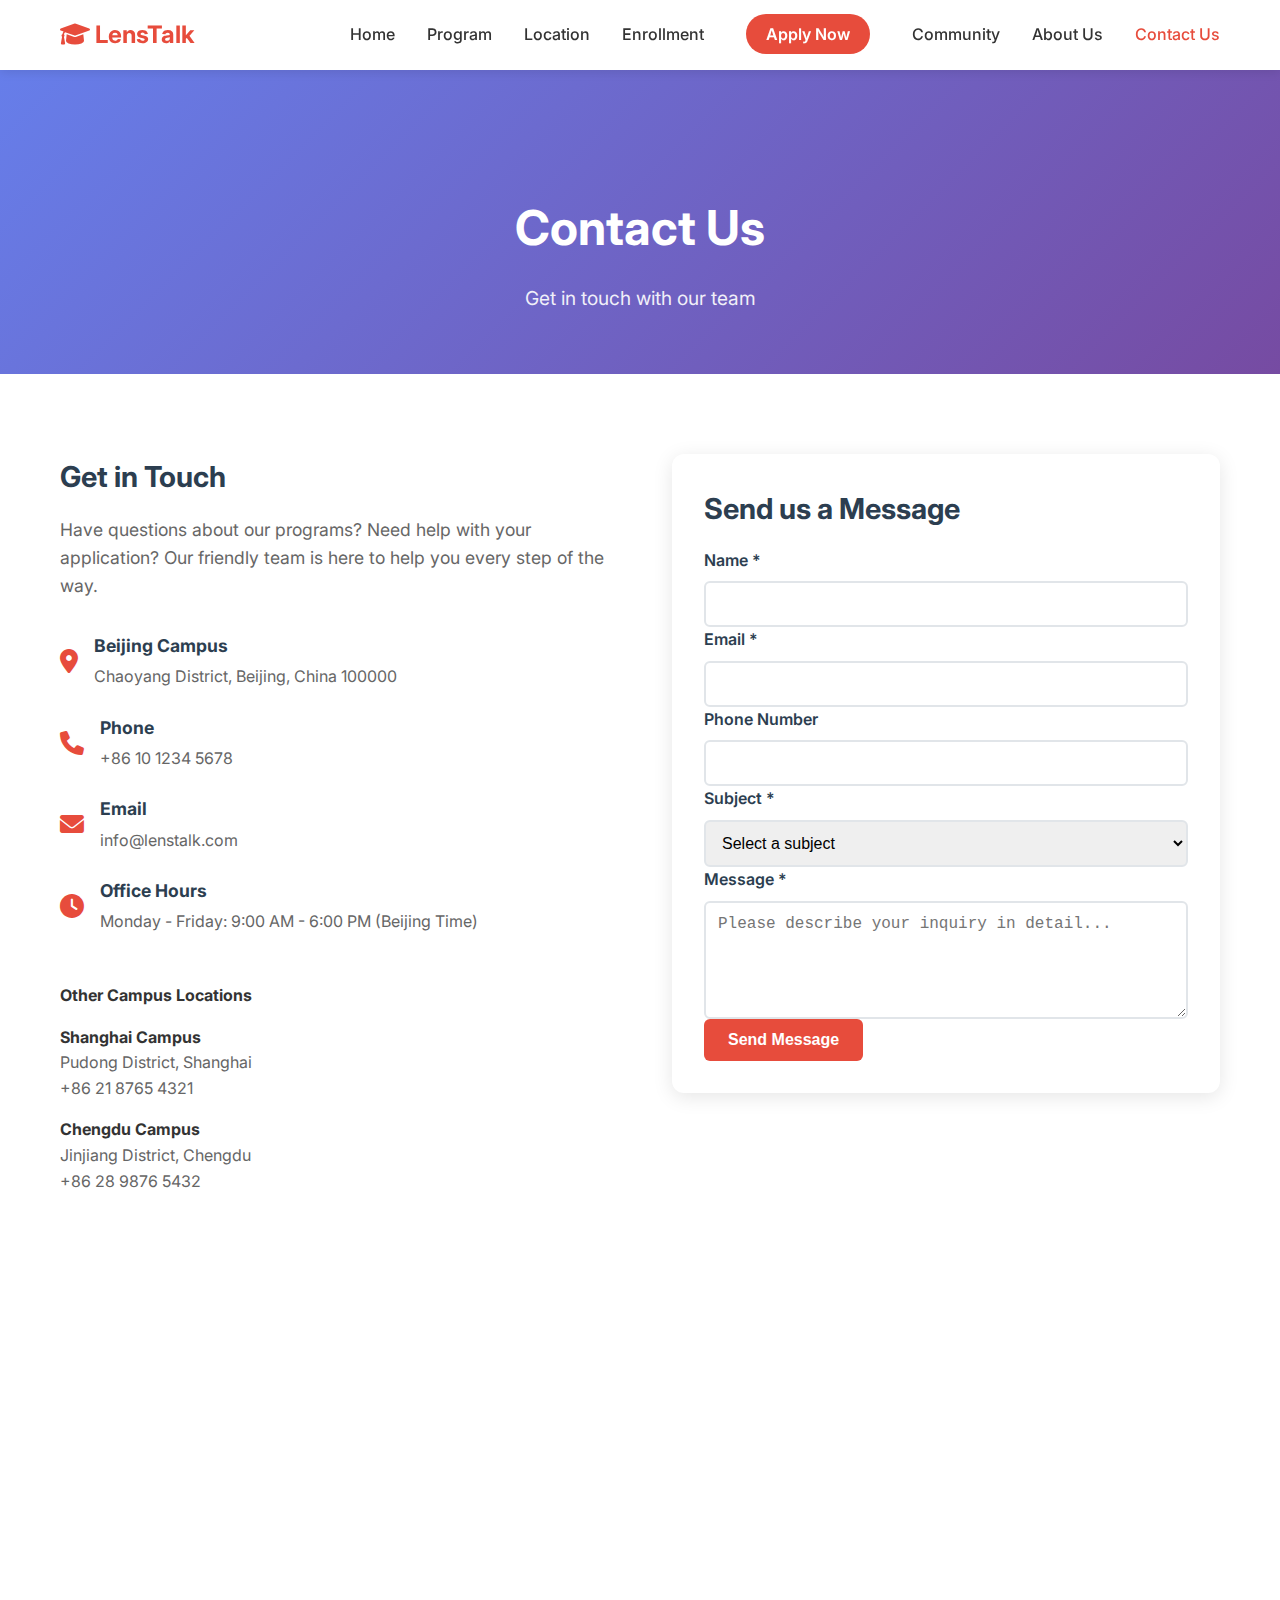
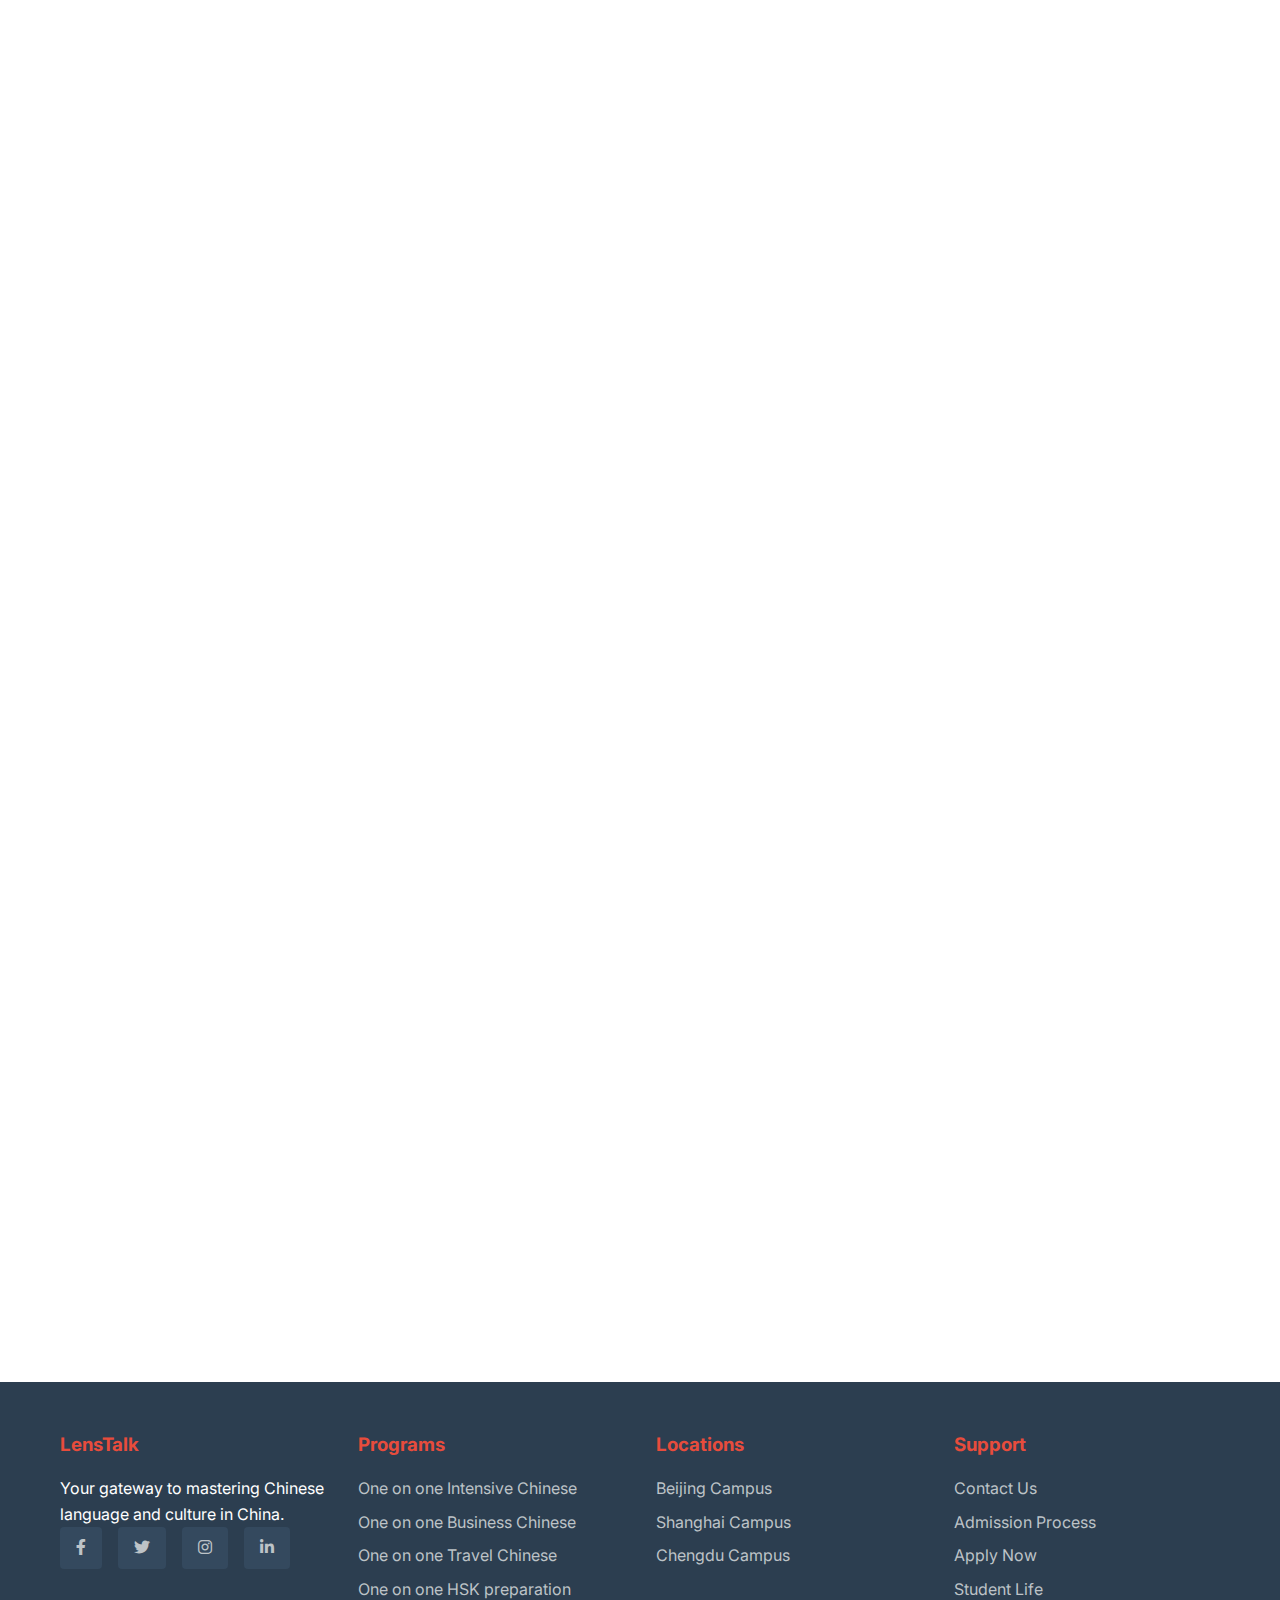
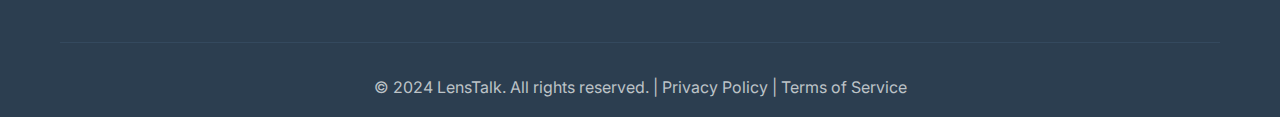
<file: contact.html>
<!DOCTYPE html>
<html lang="en">
<head>
    <meta charset="UTF-8">
    <meta name="viewport" content="width=device-width, initial-scale=1.0">
    <title>Contact Us - LensTalk</title>
    <link rel="stylesheet" href="css/style.css">
    <link rel="stylesheet" href="css/responsive.css">
    <link href="https://fonts.googleapis.com/css2?family=Inter:wght@300;400;500;600;700&display=swap" rel="stylesheet">
    <link rel="stylesheet" href="https://cdnjs.cloudflare.com/ajax/libs/font-awesome/6.0.0/css/all.min.css">
</head>
<body>
    <!-- Navigation -->
    <nav class="navbar">
        <div class="nav-container">
            <div class="nav-logo">
                <h2><a href="index.html" style="text-decoration: none; color: inherit;"><i class="fas fa-graduation-cap"></i> LensTalk</a></h2>
            </div>
            <ul class="nav-menu">
                <!-- Navigation items will be generated by navigation.js -->
            </ul>
            <div class="nav-toggle">
                <span class="bar"></span>
                <span class="bar"></span>
                <span class="bar"></span>
            </div>
        </div>
    </nav>

    <!-- Page Header -->
    <section class="hero" style="padding: 120px 0 60px;">
        <div class="container">
            <div style="text-align: center; color: white;">
                <h1 style="font-size: 3rem; margin-bottom: 1rem;">Contact Us</h1>
                <p style="font-size: 1.2rem; opacity: 0.9;">Get in touch with our team</p>
            </div>
        </div>
    </section>

    <!-- Contact Information & Form -->
    <section class="section">
        <div class="container">
            <div style="display: grid; grid-template-columns: 1fr 1fr; gap: 4rem; align-items: start;">
                <div class="contact-info">
                    <h3>Get in Touch</h3>
                    <p style="font-size: 1.1rem; color: #666; margin-bottom: 2rem;">
                        Have questions about our programs? Need help with your application? 
                        Our friendly team is here to help you every step of the way.
                    </p>
                    
                    <div class="contact-details">
                        <div style="display: flex; align-items: center; gap: 1rem; margin-bottom: 1.5rem;">
                            <i class="fas fa-map-marker-alt" style="color: #e74c3c; font-size: 1.5rem;"></i>
                            <div>
                                <h4>Beijing Campus</h4>
                                <p>Chaoyang District, Beijing, China 100000</p>
                            </div>
                        </div>
                        <div style="display: flex; align-items: center; gap: 1rem; margin-bottom: 1.5rem;">
                            <i class="fas fa-phone" style="color: #e74c3c; font-size: 1.5rem;"></i>
                            <div>
                                <h4>Phone</h4>
                                <p>+86 10 1234 5678</p>
                            </div>
                        </div>
                        <div style="display: flex; align-items: center; gap: 1rem; margin-bottom: 1.5rem;">
                            <i class="fas fa-envelope" style="color: #e74c3c; font-size: 1.5rem;"></i>
                            <div>
                                <h4>Email</h4>
                                <p>info@lenstalk.com</p>
                            </div>
                        </div>
                        <div style="display: flex; align-items: center; gap: 1rem; margin-bottom: 1.5rem;">
                            <i class="fas fa-clock" style="color: #e74c3c; font-size: 1.5rem;"></i>
                            <div>
                                <h4>Office Hours</h4>
                                <p>Monday - Friday: 9:00 AM - 6:00 PM (Beijing Time)</p>
                            </div>
                        </div>
                    </div>

                    <div style="margin-top: 3rem;">
                        <h4 style="margin-bottom: 1rem;">Other Campus Locations</h4>
                        <div style="display: flex; flex-direction: column; gap: 1rem;">
                            <div>
                                <strong>Shanghai Campus</strong><br>
                                <span style="color: #666;">Pudong District, Shanghai</span><br>
                                <span style="color: #666;">+86 21 8765 4321</span>
                            </div>
                            <div>
                                <strong>Chengdu Campus</strong><br>
                                <span style="color: #666;">Jinjiang District, Chengdu</span><br>
                                <span style="color: #666;">+86 28 9876 5432</span>
                            </div>
                        </div>
                    </div>
                </div>
                
                <div class="contact-form">
                    <h3>Send us a Message</h3>
                    <form class="contact-form-inner" onsubmit="submitContactForm(event)">
                        <div class="form-group">
                            <label for="contactName">Name *</label>
                            <input type="text" id="contactName" name="name" required>
                        </div>
                        <div class="form-group">
                            <label for="contactEmail">Email *</label>
                            <input type="email" id="contactEmail" name="email" required>
                        </div>
                        <div class="form-group">
                            <label for="contactPhone">Phone Number</label>
                            <input type="tel" id="contactPhone" name="phone">
                        </div>
                        <div class="form-group">
                            <label for="contactSubject">Subject *</label>
                            <select id="contactSubject" name="subject" required>
                                <option value="">Select a subject</option>
                                <option value="programs">Program Information</option>
                                <option value="application">Application Help</option>
                                <option value="visa">Visa Support</option>
                                <option value="accommodation">Accommodation</option>
                                <option value="general">General Inquiry</option>
                                <option value="other">Other</option>
                            </select>
                        </div>
                        <div class="form-group">
                            <label for="contactMessage">Message *</label>
                            <textarea id="contactMessage" name="message" rows="5" required placeholder="Please describe your inquiry in detail..."></textarea>
                        </div>
                        <button type="submit" class="btn btn-primary">Send Message</button>
                    </form>
                </div>
            </div>
        </div>
    </section>

    <!-- FAQ Section -->
    <section class="section" style="background-color: #f8f9fa;">
        <div class="container">
            <h2 class="section-title">Frequently Asked Questions</h2>
            <div style="display: grid; grid-template-columns: repeat(auto-fit, minmax(400px, 1fr)); gap: 2rem;">
                <div class="program-card">
                    <h4>How long does the application process take?</h4>
                    <p>Our application review process typically takes 3-5 business days. Once approved, we'll guide you through the visa application process, which usually takes 4-6 weeks.</p>
                </div>
                <div class="program-card">
                    <h4>Do you provide accommodation assistance?</h4>
                    <p>Yes! We offer on-campus dormitories, off-campus apartments, and homestay programs. Our team will help you find the best option for your needs and budget.</p>
                </div>
                <div class="program-card">
                    <h4>What level of Chinese do I need to start?</h4>
                    <p>We welcome students of all levels, from complete beginners to advanced learners. Our placement test will determine the best program and level for you.</p>
                </div>
                <div class="program-card">
                    <h4>Are there any age restrictions?</h4>
                    <p>Our programs are open to students aged 16 and above. We have special programs for different age groups and professional backgrounds.</p>
                </div>
                <div class="program-card">
                    <h4>Can I transfer credits to my university?</h4>
                    <p>Many of our programs offer transferable credits. We have partnerships with 50+ universities worldwide. Contact us to discuss credit transfer options.</p>
                </div>
                <div class="program-card">
                    <h4>What happens if I need to cancel my enrollment?</h4>
                    <p>We offer flexible cancellation policies. Full refunds are available up to 30 days before the program start date. Contact us for specific details.</p>
                </div>
            </div>
        </div>
    </section>

    <!-- Contact Methods -->
    <section class="section">
        <div class="container">
            <h2 class="section-title">Contact Methods</h2>
            <div class="community-features" style="display: grid; grid-template-columns: repeat(auto-fit, minmax(250px, 1fr)); gap: 2rem;">
                <div class="feature">
                    <div class="feature-icon">
                        <i class="fas fa-phone"></i>
                    </div>
                    <div>
                        <h4>Phone Support</h4>
                        <p>Call us during business hours for immediate assistance with your inquiries</p>
                    </div>
                </div>
                <div class="feature">
                    <div class="feature-icon">
                        <i class="fas fa-envelope"></i>
                    </div>
                    <div>
                        <h4>Email Support</h4>
                        <p>Send us an email and we'll respond within 24 hours</p>
                    </div>
                </div>
                <div class="feature">
                    <div class="feature-icon">
                        <i class="fas fa-comments"></i>
                    </div>
                    <div>
                        <h4>Live Chat</h4>
                        <p>Chat with our support team in real-time during business hours</p>
                    </div>
                </div>
                <div class="feature">
                    <div class="feature-icon">
                        <i class="fas fa-video"></i>
                    </div>
                    <div>
                        <h4>Video Consultation</h4>
                        <p>Schedule a free video consultation to discuss your goals</p>
                    </div>
                </div>
            </div>
        </div>
    </section>

    <!-- Social Media -->
    <section class="section" style="background-color: #2c3e50; color: white;">
        <div class="container" style="text-align: center;">
            <h2 style="color: white; margin-bottom: 1rem;">Follow Us</h2>
            <p style="font-size: 1.2rem; margin-bottom: 2rem; opacity: 0.9;">
                Stay connected with LensTalk on social media for updates, tips, and student stories
            </p>
            <div style="display: flex; gap: 1rem; justify-content: center; flex-wrap: wrap;">
                <a href="#" class="social-link" style="padding: 1rem 2rem; font-size: 1.2rem;">
                    <i class="fab fa-facebook-f"></i> Facebook
                </a>
                <a href="#" class="social-link" style="padding: 1rem 2rem; font-size: 1.2rem;">
                    <i class="fab fa-twitter"></i> Twitter
                </a>
                <a href="#" class="social-link" style="padding: 1rem 2rem; font-size: 1.2rem;">
                    <i class="fab fa-instagram"></i> Instagram
                </a>
                <a href="#" class="social-link" style="padding: 1rem 2rem; font-size: 1.2rem;">
                    <i class="fab fa-linkedin-in"></i> LinkedIn
                </a>
                <a href="#" class="social-link" style="padding: 1rem 2rem; font-size: 1.2rem;">
                    <i class="fab fa-youtube"></i> YouTube
                </a>
            </div>
        </div>
    </section>

    <!-- Footer -->
    <footer class="footer">
        <div class="container">
            <div class="footer-content">
                <div class="footer-section">
                    <h3>LensTalk</h3>
                    <p>Your gateway to mastering Chinese language and culture in China.</p>
                    <div class="social-links">
                        <a href="#" class="social-link"><i class="fab fa-facebook-f"></i></a>
                        <a href="#" class="social-link"><i class="fab fa-twitter"></i></a>
                        <a href="#" class="social-link"><i class="fab fa-instagram"></i></a>
                        <a href="#" class="social-link"><i class="fab fa-linkedin-in"></i></a>
                    </div>
                </div>
                <div class="footer-section">
                    <h3>Programs</h3>
                    <ul>
                        <li><a href="program.html">One on one Intensive Chinese</a></li>
                        <li><a href="program.html">One on one Business Chinese</a></li>
                        <li><a href="program.html">One on one Travel Chinese</a></li>
                        <li><a href="program.html">One on one HSK preparation</a></li>
                    </ul>
                </div>
                <div class="footer-section">
                    <h3>Locations</h3>
                    <ul>
                        <li><a href="location.html">Beijing Campus</a></li>
                        <li><a href="location.html">Shanghai Campus</a></li>
                        <li><a href="location.html">Chengdu Campus</a></li>
                    </ul>
                </div>
                <div class="footer-section">
                    <h3>Support</h3>
                    <ul>
                        <li><a href="contact.html">Contact Us</a></li>
                        <li><a href="enrollment.html">Admission Process</a></li>
                        <li><a href="apply.html">Apply Now</a></li>
                        <li><a href="community.html">Student Life</a></li>
                    </ul>
                </div>
            </div>
            <div class="footer-bottom">
                <p>&copy; 2024 LensTalk. All rights reserved. | Privacy Policy | Terms of Service</p>
            </div>
        </div>
    </footer>

    <script src="js/main.js"></script>
    <script src="js/navigation.js"></script>
</body>
</html>
</file>
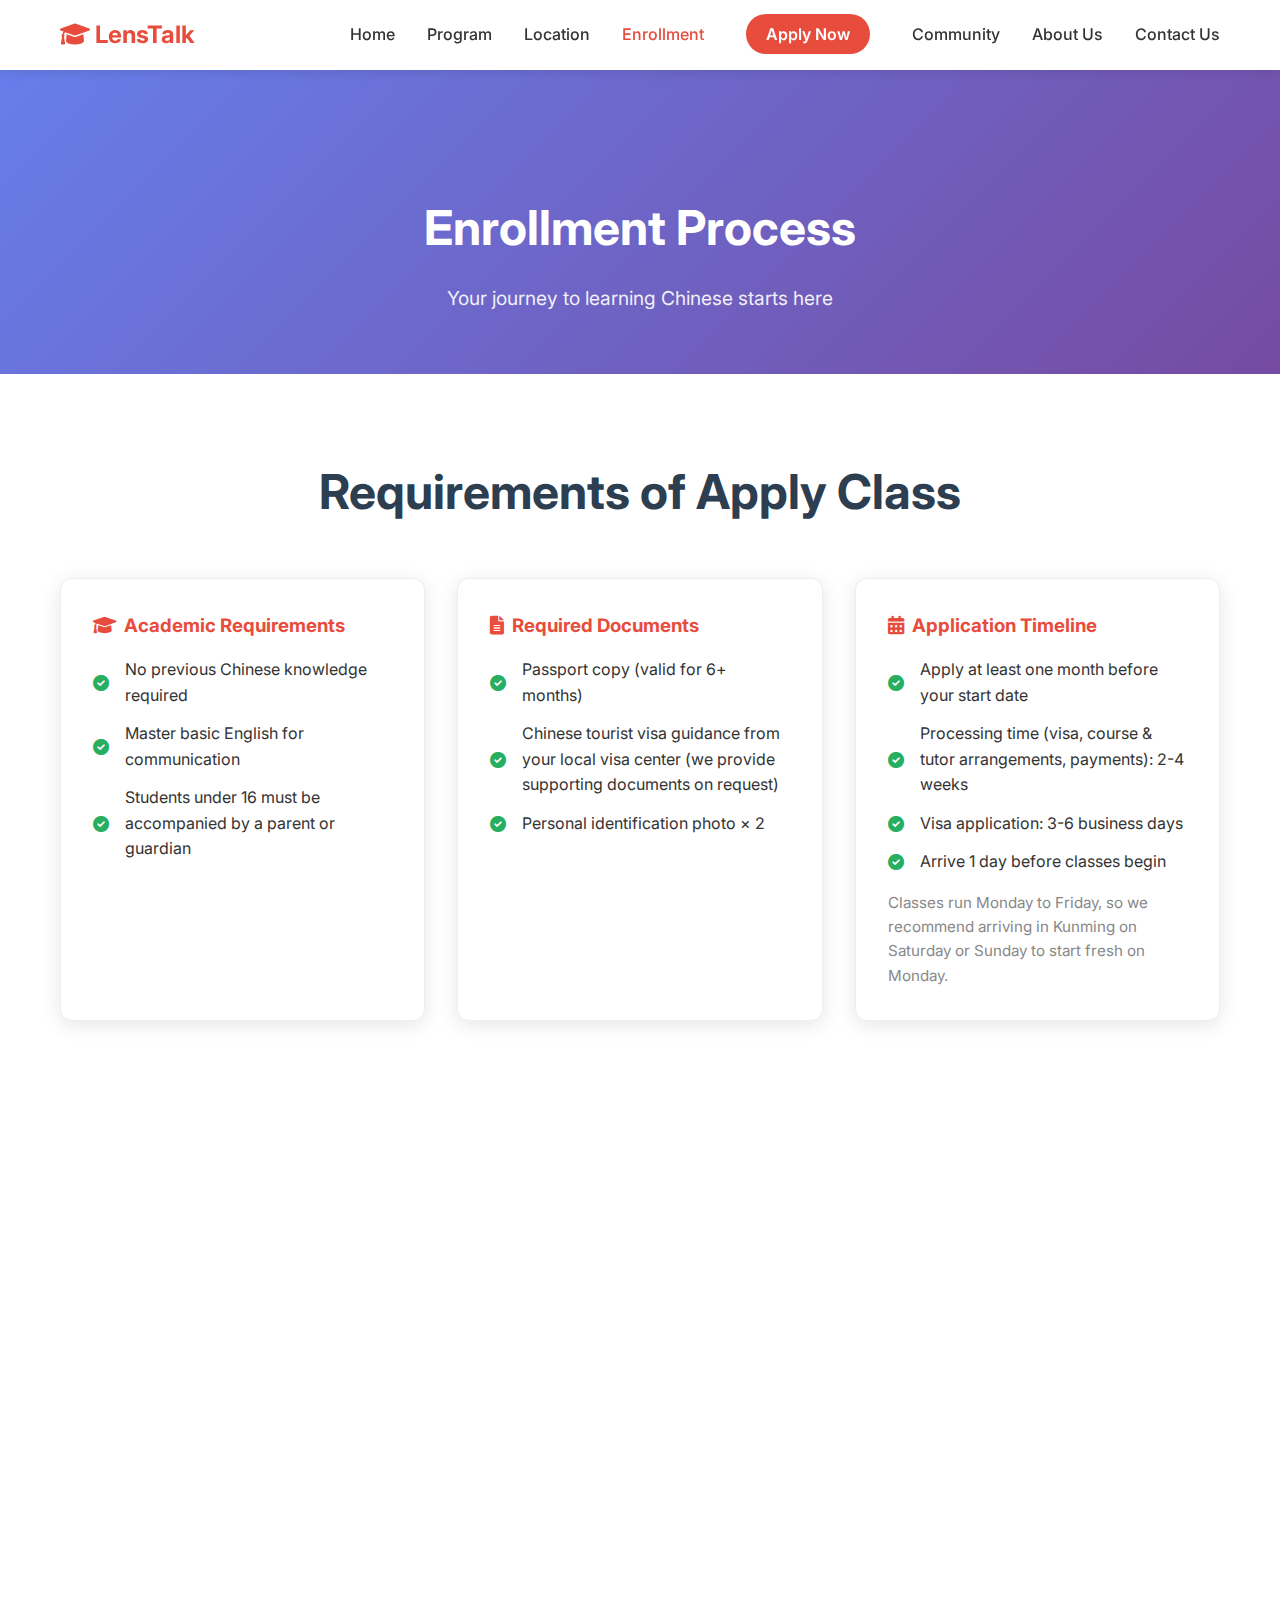
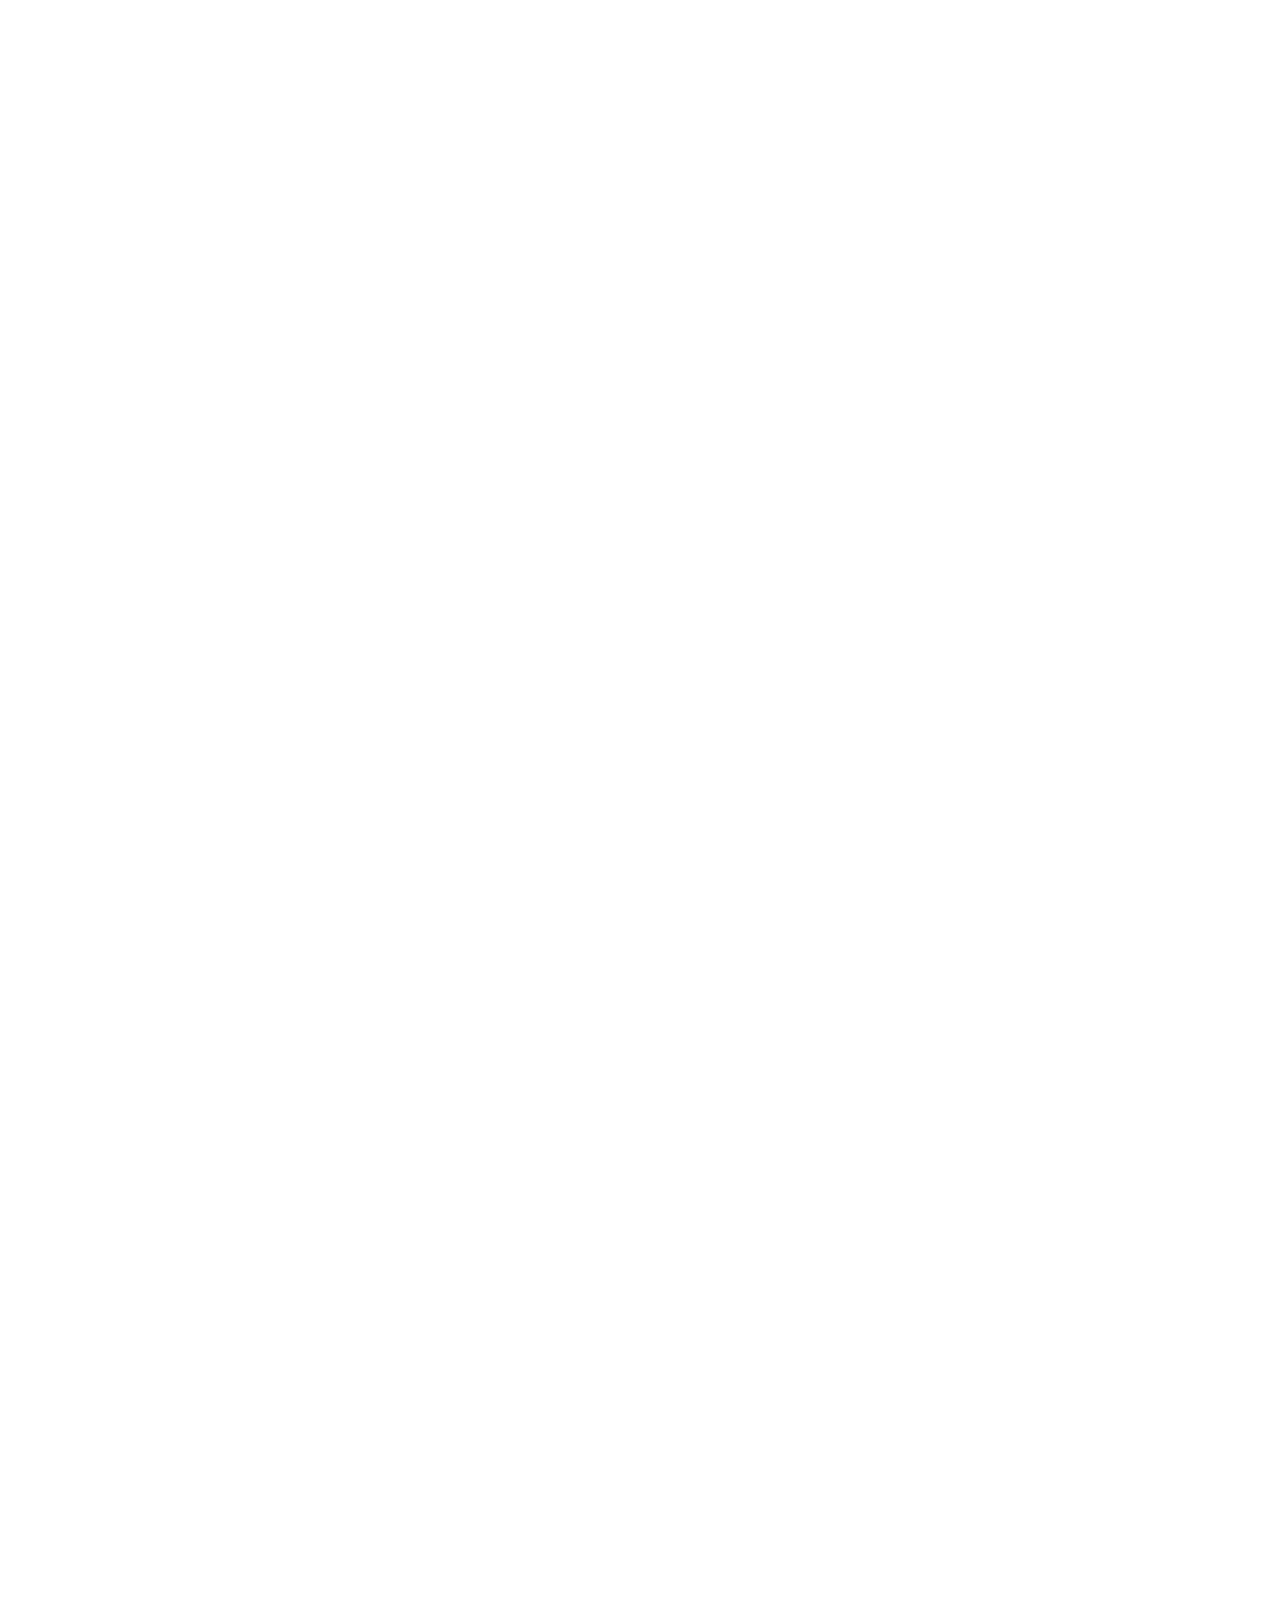
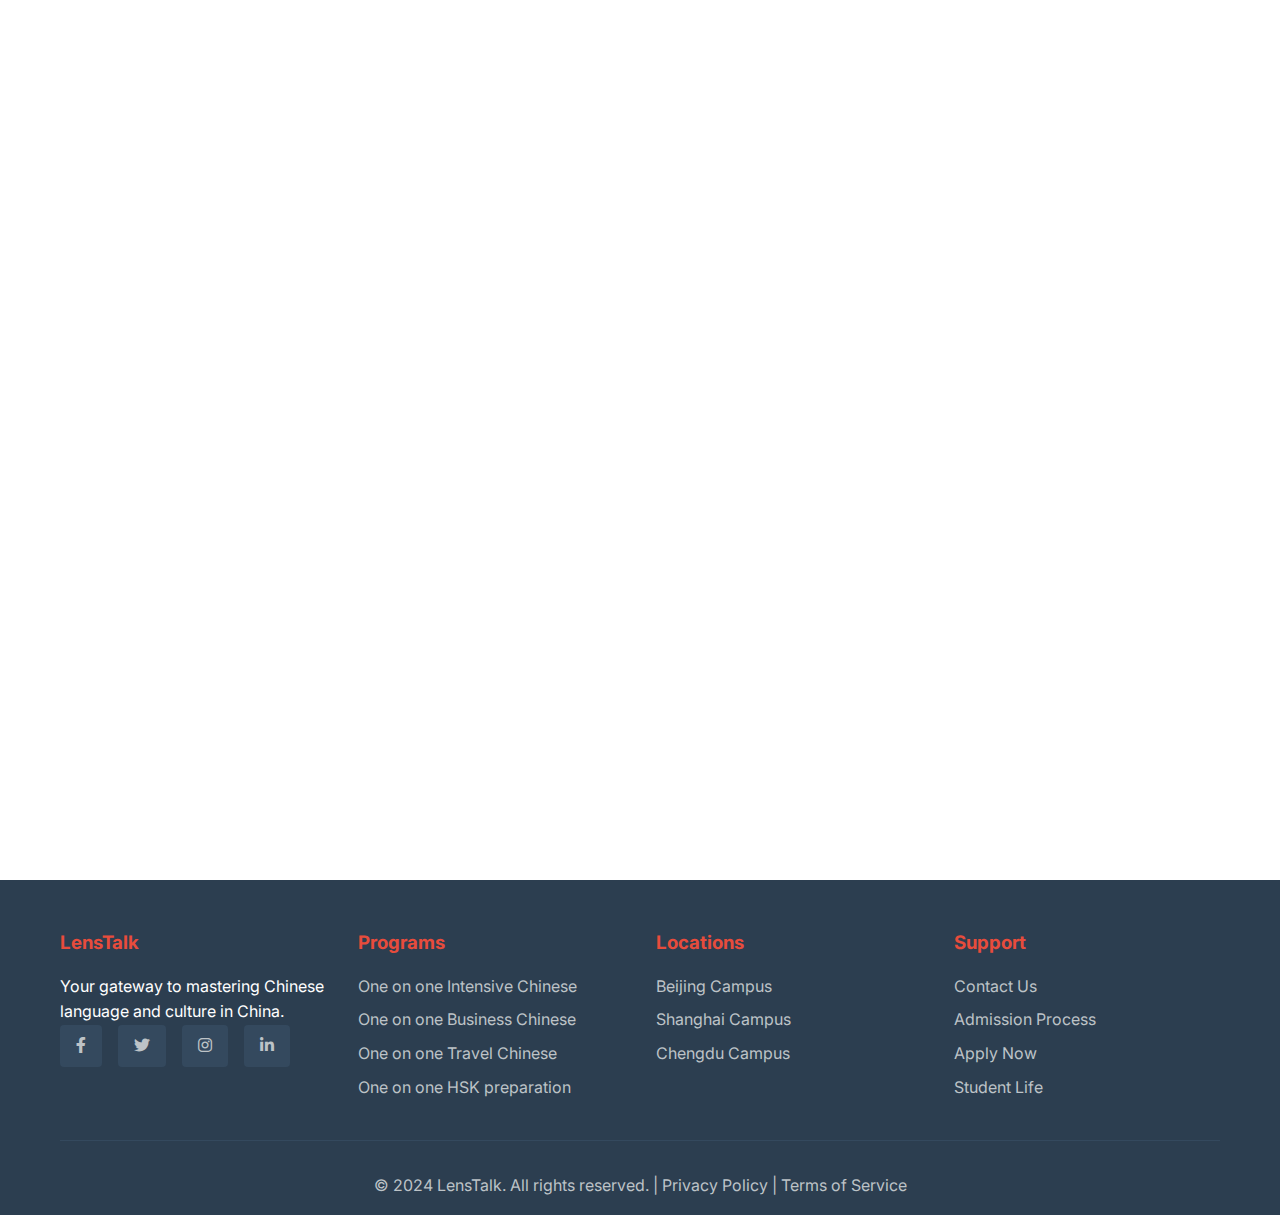
<file: enrollment.html>
<!DOCTYPE html>
<html lang="en">
<head>
    <meta charset="UTF-8">
    <meta name="viewport" content="width=device-width, initial-scale=1.0">
    <title>Enrollment - LensTalk</title>
    <link rel="stylesheet" href="css/style.css">
    <link rel="stylesheet" href="css/responsive.css">
    <link href="https://fonts.googleapis.com/css2?family=Inter:wght@300;400;500;600;700&display=swap" rel="stylesheet">
    <link rel="stylesheet" href="https://cdnjs.cloudflare.com/ajax/libs/font-awesome/6.0.0/css/all.min.css">
</head>
<body>
    <!-- Navigation -->
    <nav class="navbar">
        <div class="nav-container">
            <div class="nav-logo">
                <h2><a href="index.html" style="text-decoration: none; color: inherit;"><i class="fas fa-graduation-cap"></i> LensTalk</a></h2>
            </div>
            <ul class="nav-menu">
                <!-- Navigation items will be generated by navigation.js -->
            </ul>
            <div class="nav-toggle">
                <span class="bar"></span>
                <span class="bar"></span>
                <span class="bar"></span>
            </div>
        </div>
    </nav>

    <!-- Page Header -->
    <section class="hero" style="padding: 120px 0 60px;">
        <div class="container">
            <div style="text-align: center; color: white;">
                <h1 style="font-size: 3rem; margin-bottom: 1rem;">Enrollment Process</h1>
                <p style="font-size: 1.2rem; opacity: 0.9;">Your journey to learning Chinese starts here</p>
            </div>
        </div>
    </section>

    <!-- Requirements Section -->
    <section id="requirements-section" class="section">
        <div class="container">
            <h2 class="section-title">Requirements of Apply Class</h2>
            <div style="display: grid; grid-template-columns: repeat(auto-fit, minmax(300px, 1fr)); gap: 2rem; margin-top: 2rem;">
                <div style="background: white; padding: 2rem; border-radius: 12px; box-shadow: 0 4px 20px rgba(0,0,0,0.1); border: 1px solid #eee;">
                    <h3 style="color: #e74c3c; margin-bottom: 1rem;"><i class="fas fa-graduation-cap" style="margin-right: 0.5rem;"></i>Academic Requirements</h3>
                    <ul style="list-style: none; padding: 0;">
                        <li style="margin-bottom: 0.8rem; display: flex; align-items: center;"><i class="fas fa-check-circle" style="color: #27ae60; margin-right: 1rem;"></i>No previous Chinese knowledge required</li>
                        <li style="margin-bottom: 0.8rem; display: flex; align-items: center;"><i class="fas fa-check-circle" style="color: #27ae60; margin-right: 1rem;"></i>Master basic English for communication</li>
                        <li style="margin-bottom: 0.8rem; display: flex; align-items: center;"><i class="fas fa-check-circle" style="color: #27ae60; margin-right: 1rem;"></i>Students under 16 must be accompanied by a parent or guardian</li>
                    </ul>
                </div>
                <div style="background: white; padding: 2rem; border-radius: 12px; box-shadow: 0 4px 20px rgba(0,0,0,0.1); border: 1px solid #eee;">
                    <h3 style="color: #e74c3c; margin-bottom: 1rem;"><i class="fas fa-file-alt" style="margin-right: 0.5rem;"></i>Required Documents</h3>
                    <ul style="list-style: none; padding: 0;">
                        <li style="margin-bottom: 0.8rem; display: flex; align-items: center;"><i class="fas fa-check-circle" style="color: #27ae60; margin-right: 1rem;"></i>Passport copy (valid for 6+ months)</li>
                        <li style="margin-bottom: 0.8rem; display: flex; align-items: center;"><i class="fas fa-check-circle" style="color: #27ae60; margin-right: 1rem;"></i>Chinese tourist visa guidance from your local visa center (we provide supporting documents on request)</li>
                        <li style="margin-bottom: 0.8rem; display: flex; align-items: center;"><i class="fas fa-check-circle" style="color: #27ae60; margin-right: 1rem;"></i>Personal identification photo × 2</li>
                    </ul>
                </div>
                <div style="background: white; padding: 2rem; border-radius: 12px; box-shadow: 0 4px 20px rgba(0,0,0,0.1); border: 1px solid #eee;">
                    <h3 style="color: #e74c3c; margin-bottom: 1rem;"><i class="fas fa-calendar-alt" style="margin-right: 0.5rem;"></i>Application Timeline</h3>
                    <ul style="list-style: none; padding: 0;">
                        <li style="margin-bottom: 0.8rem; display: flex; align-items: center;"><i class="fas fa-check-circle" style="color: #27ae60; margin-right: 1rem;"></i>Apply at least one month before your start date</li>
                        <li style="margin-bottom: 0.8rem; display: flex; align-items: center;"><i class="fas fa-check-circle" style="color: #27ae60; margin-right: 1rem;"></i>Processing time (visa, course & tutor arrangements, payments): 2-4 weeks</li>
                        <li style="margin-bottom: 0.8rem; display: flex; align-items: center;"><i class="fas fa-check-circle" style="color: #27ae60; margin-right: 1rem;"></i>Visa application: 3-6 business days</li>
                        <li style="margin-bottom: 0.8rem; display: flex; align-items: center;"><i class="fas fa-check-circle" style="color: #27ae60; margin-right: 1rem;"></i>Arrive 1 day before classes begin</li>
                    </ul>
                    <p style="font-size: 0.95rem; color: #888; margin-top: 1rem;">Classes run Monday to Friday, so we recommend arriving in Kunming on Saturday or Sunday to start fresh on Monday.</p>
                </div>
            </div>
        </div>
    </section>

    <!-- Payment Methods Section -->
    <section id="payment-section" class="section" style="background-color: #f8f9fa;">
        <div class="container">
            <h2 class="section-title">Payment Methods</h2>
            <div style="display: grid; grid-template-columns: repeat(auto-fit, minmax(300px, 1fr)); gap: 2rem; margin-top: 2rem;">
                <div style="background: white; padding: 2rem; border-radius: 12px; box-shadow: 0 4px 20px rgba(0,0,0,0.1); border: 1px solid #eee; text-align: center;">
                    <i class="fas fa-credit-card" style="font-size: 3rem; color: #e74c3c; margin-bottom: 1rem;"></i>
                    <h3 style="color: #333; margin-bottom: 1rem;">Credit Card</h3>
                    <p style="color: #666; margin-bottom: 1.5rem;">Secure online payment with major credit cards</p>
                    <ul style="list-style: none; padding: 0; text-align: left;">
                        <li style="margin-bottom: 0.5rem;">• Visa, MasterCard, American Express</li>
                        <li style="margin-bottom: 0.5rem;">• Instant confirmation</li>
                        <li style="margin-bottom: 0.5rem;">• Secure SSL encryption</li>
                    </ul>
                </div>
                <div style="background: white; padding: 2rem; border-radius: 12px; box-shadow: 0 4px 20px rgba(0,0,0,0.1); border: 1px solid #eee; text-align: center;">
                    <i class="fas fa-university" style="font-size: 3rem; color: #e74c3c; margin-bottom: 1rem;"></i>
                    <h3 style="color: #333; margin-bottom: 1rem;">Bank Transfer</h3>
                    <p style="color: #666; margin-bottom: 1.5rem;">Direct bank transfer for larger amounts</p>
                    <ul style="list-style: none; padding: 0; text-align: left;">
                        <li style="margin-bottom: 0.5rem;">• SWIFT/IBAN transfer</li>
                        <li style="margin-bottom: 0.5rem;">• Processing time: 5-7 business days</li>
                        <li style="margin-bottom: 0.5rem;">• Lower fees for large amounts</li>
                    </ul>
                </div>
                <div style="background: white; padding: 2rem; border-radius: 12px; box-shadow: 0 4px 20px rgba(0,0,0,0.1); border: 1px solid #eee; text-align: center;">
                    <i class="fas fa-mobile-alt" style="font-size: 3rem; color: #e74c3c; margin-bottom: 1rem;"></i>
                    <h3 style="color: #333; margin-bottom: 1rem;">Digital Wallets</h3>
                    <p style="color: #666; margin-bottom: 1.5rem;">Popular digital payment methods</p>
                    <ul style="list-style: none; padding: 0; text-align: left;">
                        <li style="margin-bottom: 0.5rem;">• PayPal, Alipay, WeChat Pay</li>
                        <li style="margin-bottom: 0.5rem;">• Quick and convenient</li>
                        <li style="margin-bottom: 0.5rem;">• Mobile-friendly</li>
                    </ul>
                </div>
            </div>
            <div style="background: linear-gradient(135deg, #667eea 0%, #764ba2 100%); color: white; padding: 2rem; border-radius: 12px; margin-top: 2rem; text-align: center;">
                <h3 style="margin-bottom: 1rem;">Payment Plans Available</h3>
                <div style="display: grid; grid-template-columns: repeat(auto-fit, minmax(200px, 1fr)); gap: 1rem; margin-top: 1rem;">
                    <div>
                        <h4>Monthly</h4>
                        <p style="opacity: 0.9;">Pay monthly during your studies</p>
                    </div>
                    <div>
                        <h4>Semester</h4>
                        <p style="opacity: 0.9;">Pay per semester (5% discount)</p>
                    </div>
                    <div>
                        <h4>Annual</h4>
                        <p style="opacity: 0.9;">Pay full year (10% discount)</p>
                    </div>
                </div>
            </div>
        </div>
    </section>

    <!-- FAQ Section -->
    <section id="faq-section" class="section">
        <div class="container">
            <h2 class="section-title">Frequently Asked Questions</h2>
            <div style="max-width: 800px; margin: 0 auto; margin-top: 2rem;">
                <div class="faq-item" style="background: white; margin-bottom: 1rem; border-radius: 8px; box-shadow: 0 2px 8px rgba(0,0,0,0.1); overflow: hidden;">
                    <button class="faq-question" style="width: 100%; padding: 1.5rem; border: none; background: none; text-align: left; cursor: pointer; font-size: 1.1rem; font-weight: 600; color: #333; display: flex; justify-content: space-between; align-items: center;">
                        <span>What type of visa do I need?</span>
                        <i class="fas fa-chevron-down faq-icon" style="transition: transform 0.3s ease;"></i>
                    </button>
                    <div class="faq-answer" style="padding: 0 1.5rem 1.5rem; color: #666; line-height: 1.6; display: none;">
                        You can choose to obtain a tourist visa to visit China. Some countries currently enjoy visa-free access, so please consult your local visa office in advance to confirm whether you need a visa.
                    </div>
                </div>

                <div class="faq-item" style="background: white; margin-bottom: 1rem; border-radius: 8px; box-shadow: 0 2px 8px rgba(0,0,0,0.1); overflow: hidden;">
                    <button class="faq-question" style="width: 100%; padding: 1.5rem; border: none; background: none; text-align: left; cursor: pointer; font-size: 1.1rem; font-weight: 600; color: #333; display: flex; justify-content: space-between; align-items: center;">
                        <span>Can I work while studying?</span>
                        <i class="fas fa-chevron-down faq-icon" style="transition: transform 0.3s ease;"></i>
                    </button>
                    <div class="faq-answer" style="padding: 0 1.5rem 1.5rem; color: #666; line-height: 1.6; display: none;">
                        Using a tourist visa does not permit working in China.
                    </div>
                </div>

                <div class="faq-item" style="background: white; margin-bottom: 1rem; border-radius: 8px; box-shadow: 0 2px 8px rgba(0,0,0,0.1); overflow: hidden;">
                    <button class="faq-question" style="width: 100%; padding: 1.5rem; border: none; background: none; text-align: left; cursor: pointer; font-size: 1.1rem; font-weight: 600; color: #333; display: flex; justify-content: space-between; align-items: center;">
                        <span>What if I need to cancel my enrollment?</span>
                        <i class="fas fa-chevron-down faq-icon" style="transition: transform 0.3s ease;"></i>
                    </button>
                    <div class="faq-answer" style="padding: 0 1.5rem 1.5rem; color: #666; line-height: 1.6; display: none;">
                        Canceling your application does not refund the deposit, but we will keep your spot for your next application. Personal cancellations are non-refundable. If an emergency forces you to pause midway, we will retain your course fees and welcome you back to resume later.
                    </div>
                </div>

                <div class="faq-item" style="background: white; margin-bottom: 1rem; border-radius: 8px; box-shadow: 0 2px 8px rgba(0,0,0,0.1); overflow: hidden;">
                    <button class="faq-question" style="width: 100%; padding: 1.5rem; border: none; background: none; text-align: left; cursor: pointer; font-size: 1.1rem; font-weight: 600; color: #333; display: flex; justify-content: space-between; align-items: center;">
                        <span>Will there be a pick-up service?</span>
                        <i class="fas fa-chevron-down faq-icon" style="transition: transform 0.3s ease;"></i>
                    </button>
                    <div class="faq-answer" style="padding: 0 1.5rem 1.5rem; color: #666; line-height: 1.6; display: none;">
                        Yes. Airport pick-up and drop-off services are included in your course fee.
                    </div>
                </div>

                <div class="faq-item" style="background: white; margin-bottom: 1rem; border-radius: 8px; box-shadow: 0 2px 8px rgba(0,0,0,0.1); overflow: hidden;">
                    <button class="faq-question" style="width: 100%; padding: 1.5rem; border: none; background: none; text-align: left; cursor: pointer; font-size: 1.1rem; font-weight: 600; color: #333; display: flex; justify-content: space-between; align-items: center;">
                        <span>I'm a vegetarian. Can I find suitable meals?</span>
                        <i class="fas fa-chevron-down faq-icon" style="transition: transform 0.3s ease;"></i>
                    </button>
                    <div class="faq-answer" style="padding: 0 1.5rem 1.5rem; color: #666; line-height: 1.6; display: none;">
                        Of course. We take different dietary requirements into account and provide delicious meals that suit you.
                    </div>
                </div>

                <div class="faq-item" style="background: white; margin-bottom: 1rem; border-radius: 8px; box-shadow: 0 2px 8px rgba(0,0,0,0.1); overflow: hidden;">
                    <button class="faq-question" style="width: 100%; padding: 1.5rem; border: none; background: none; text-align: left; cursor: pointer; font-size: 1.1rem; font-weight: 600; color: #333; display: flex; justify-content: space-between; align-items: center;">
                        <span>Can I use cash for shopping in China?</span>
                        <i class="fas fa-chevron-down faq-icon" style="transition: transform 0.3s ease;"></i>
                    </button>
                    <div class="faq-answer" style="padding: 0 1.5rem 1.5rem; color: #666; line-height: 1.6; display: none;">
                        Some malls and stores still accept cash, but most people use mobile payments. We will help you set up WeChat Pay and Alipay so you can shop easily.
                    </div>
                </div>

                <div class="faq-item" style="background: white; margin-bottom: 1rem; border-radius: 8px; box-shadow: 0 2px 8px rgba(0,0,0,0.1); overflow: hidden;">
                    <button class="faq-question" style="width: 100%; padding: 1.5rem; border: none; background: none; text-align: left; cursor: pointer; font-size: 1.1rem; font-weight: 600; color: #333; display: flex; justify-content: space-between; align-items: center;">
                        <span>Do I need the textbook?</span>
                        <i class="fas fa-chevron-down faq-icon" style="transition: transform 0.3s ease;"></i>
                    </button>
                    <div class="faq-answer" style="padding: 0 1.5rem 1.5rem; color: #666; line-height: 1.6; display: none;">
                        We will recommend textbooks suitable for your level. You can purchase them or use the free electronic versions we provide.
                    </div>
                </div>

                <div class="faq-item" style="background: white; margin-bottom: 1rem; border-radius: 8px; box-shadow: 0 2px 8px rgba(0,0,0,0.1); overflow: hidden;">
                    <button class="faq-question" style="width: 100%; padding: 1.5rem; border: none; background: none; text-align: left; cursor: pointer; font-size: 1.1rem; font-weight: 600; color: #333; display: flex; justify-content: space-between; align-items: center;">
                        <span>Can I choose my own hotel for accommodation?</span>
                        <i class="fas fa-chevron-down faq-icon" style="transition: transform 0.3s ease;"></i>
                    </button>
                    <div class="faq-answer" style="padding: 0 1.5rem 1.5rem; color: #666; line-height: 1.6; display: none;">
                        We provide accommodation and do our best to meet your requirements. If you prefer another option, you can arrange it yourself and cover the cost independently.
                    </div>
                </div>

                <div class="faq-item" style="background: white; margin-bottom: 1rem; border-radius: 8px; box-shadow: 0 2px 8px rgba(0,0,0,0.1); overflow: hidden;">
                    <button class="faq-question" style="width: 100%; padding: 1.5rem; border: none; background: none; text-align: left; cursor: pointer; font-size: 1.1rem; font-weight: 600; color: #333; display: flex; justify-content: space-between; align-items: center;">
                        <span>Can I travel by myself during my free time?</span>
                        <i class="fas fa-chevron-down faq-icon" style="transition: transform 0.3s ease;"></i>
                    </button>
                    <div class="faq-answer" style="padding: 0 1.5rem 1.5rem; color: #666; line-height: 1.6; display: none;">
                        Sure! We are happy to recommend wonderful attractions and offer travel advice and assistance so you can explore safely.
                    </div>
                </div>
            </div>
        </div>
    </section>

    <!-- Admission Steps -->
    <section class="section">
        <div class="container">
            <h2 class="section-title">How to Enroll</h2>
            <div class="admission-steps">
                <div class="step">
                    <div class="step-number">1</div>
                    <h3>Application</h3>
                    <p>Apply through our website, complete your personal information, and finish the payment of the deposit and course fees.</p>
                </div>
                <div class="step">
                    <div class="step-number">2</div>
                    <h3>Review</h3>
                    <p>Our admissions team reviews your application within 1-2 days, verifies documents, checks availability, and arranges an experienced tutor for you.</p>
                </div>
                <div class="step">
                    <div class="step-number">3</div>
                    <h3>Acceptance</h3>
                    <p>Receive your enrollment package via email with program details, start dates, and the next steps for your journey.</p>
                </div>
                <div class="step">
                    <div class="step-number">4</div>
                    <h3>Visa Support</h3>
                    <p>We assist with the Chinese tourist visa process, providing all necessary supporting documents and guidance.</p>
                </div>
                <div class="step">
                    <div class="step-number">5</div>
                    <h3>Orientation</h3>
                    <p>Enjoy a welcome orientation and campus tour upon arrival. Meet your tutor, explore facilities, and settle into accommodation.</p>
                </div>
            </div>
        </div>
    </section>



    <!-- Call to Action -->
    <section class="section" style="background-color: #2c3e50; color: white;">
        <div class="container" style="text-align: center;">
            <h2 style="color: white; margin-bottom: 1rem;">Ready to Start Your Application?</h2>
            <p style="font-size: 1.2rem; margin-bottom: 2rem; opacity: 0.9;">
                Join thousands of students who have successfully enrolled at LensTalk
            </p>
            <div style="display: flex; gap: 1rem; justify-content: center; flex-wrap: wrap;">
                <a href="apply.html" class="btn btn-primary">Apply Now</a>
                <a href="contact.html" class="btn btn-secondary">Get More Information</a>
            </div>
        </div>
    </section>

    <!-- Footer -->
    <footer class="footer">
        <div class="container">
            <div class="footer-content">
                <div class="footer-section">
                    <h3>LensTalk</h3>
                    <p>Your gateway to mastering Chinese language and culture in China.</p>
                    <div class="social-links">
                        <a href="#" class="social-link"><i class="fab fa-facebook-f"></i></a>
                        <a href="#" class="social-link"><i class="fab fa-twitter"></i></a>
                        <a href="#" class="social-link"><i class="fab fa-instagram"></i></a>
                        <a href="#" class="social-link"><i class="fab fa-linkedin-in"></i></a>
                    </div>
                </div>
                <div class="footer-section">
                    <h3>Programs</h3>
                    <ul>
                        <li><a href="program.html">One on one Intensive Chinese</a></li>
                        <li><a href="program.html">One on one Business Chinese</a></li>
                        <li><a href="program.html">One on one Travel Chinese</a></li>
                        <li><a href="program.html">One on one HSK preparation</a></li>
                    </ul>
                </div>
                <div class="footer-section">
                    <h3>Locations</h3>
                    <ul>
                        <li><a href="location.html">Beijing Campus</a></li>
                        <li><a href="location.html">Shanghai Campus</a></li>
                        <li><a href="location.html">Chengdu Campus</a></li>
                    </ul>
                </div>
                <div class="footer-section">
                    <h3>Support</h3>
                    <ul>
                        <li><a href="contact.html">Contact Us</a></li>
                        <li><a href="enrollment.html">Admission Process</a></li>
                        <li><a href="apply.html">Apply Now</a></li>
                        <li><a href="community.html">Student Life</a></li>
                    </ul>
                </div>
            </div>
            <div class="footer-bottom">
                <p>&copy; 2024 LensTalk. All rights reserved. | Privacy Policy | Terms of Service</p>
            </div>
        </div>
    </footer>

    <script src="js/main.js"></script>
    <script>
        // FAQ functionality
        document.addEventListener('DOMContentLoaded', function() {
            const faqQuestions = document.querySelectorAll('.faq-question');
            
            faqQuestions.forEach(question => {
                question.addEventListener('click', function() {
                    const answer = this.nextElementSibling;
                    const icon = this.querySelector('.faq-icon');
                    const isOpen = answer.style.display === 'block';
                    
                    // Close all other FAQ items
                    document.querySelectorAll('.faq-answer').forEach(otherAnswer => {
                        if (otherAnswer !== answer) {
                            otherAnswer.style.display = 'none';
                        }
                    });
                    
                    document.querySelectorAll('.faq-icon').forEach(otherIcon => {
                        if (otherIcon !== icon) {
                            otherIcon.style.transform = 'rotate(0deg)';
                        }
                    });
                    
                    // Toggle current FAQ item
                    if (isOpen) {
                        answer.style.display = 'none';
                        icon.style.transform = 'rotate(0deg)';
                    } else {
                        answer.style.display = 'block';
                        icon.style.transform = 'rotate(180deg)';
                    }
                });
            });
        });
    </script>
    <script src="js/navigation.js"></script>
</body>
</html>
</file>
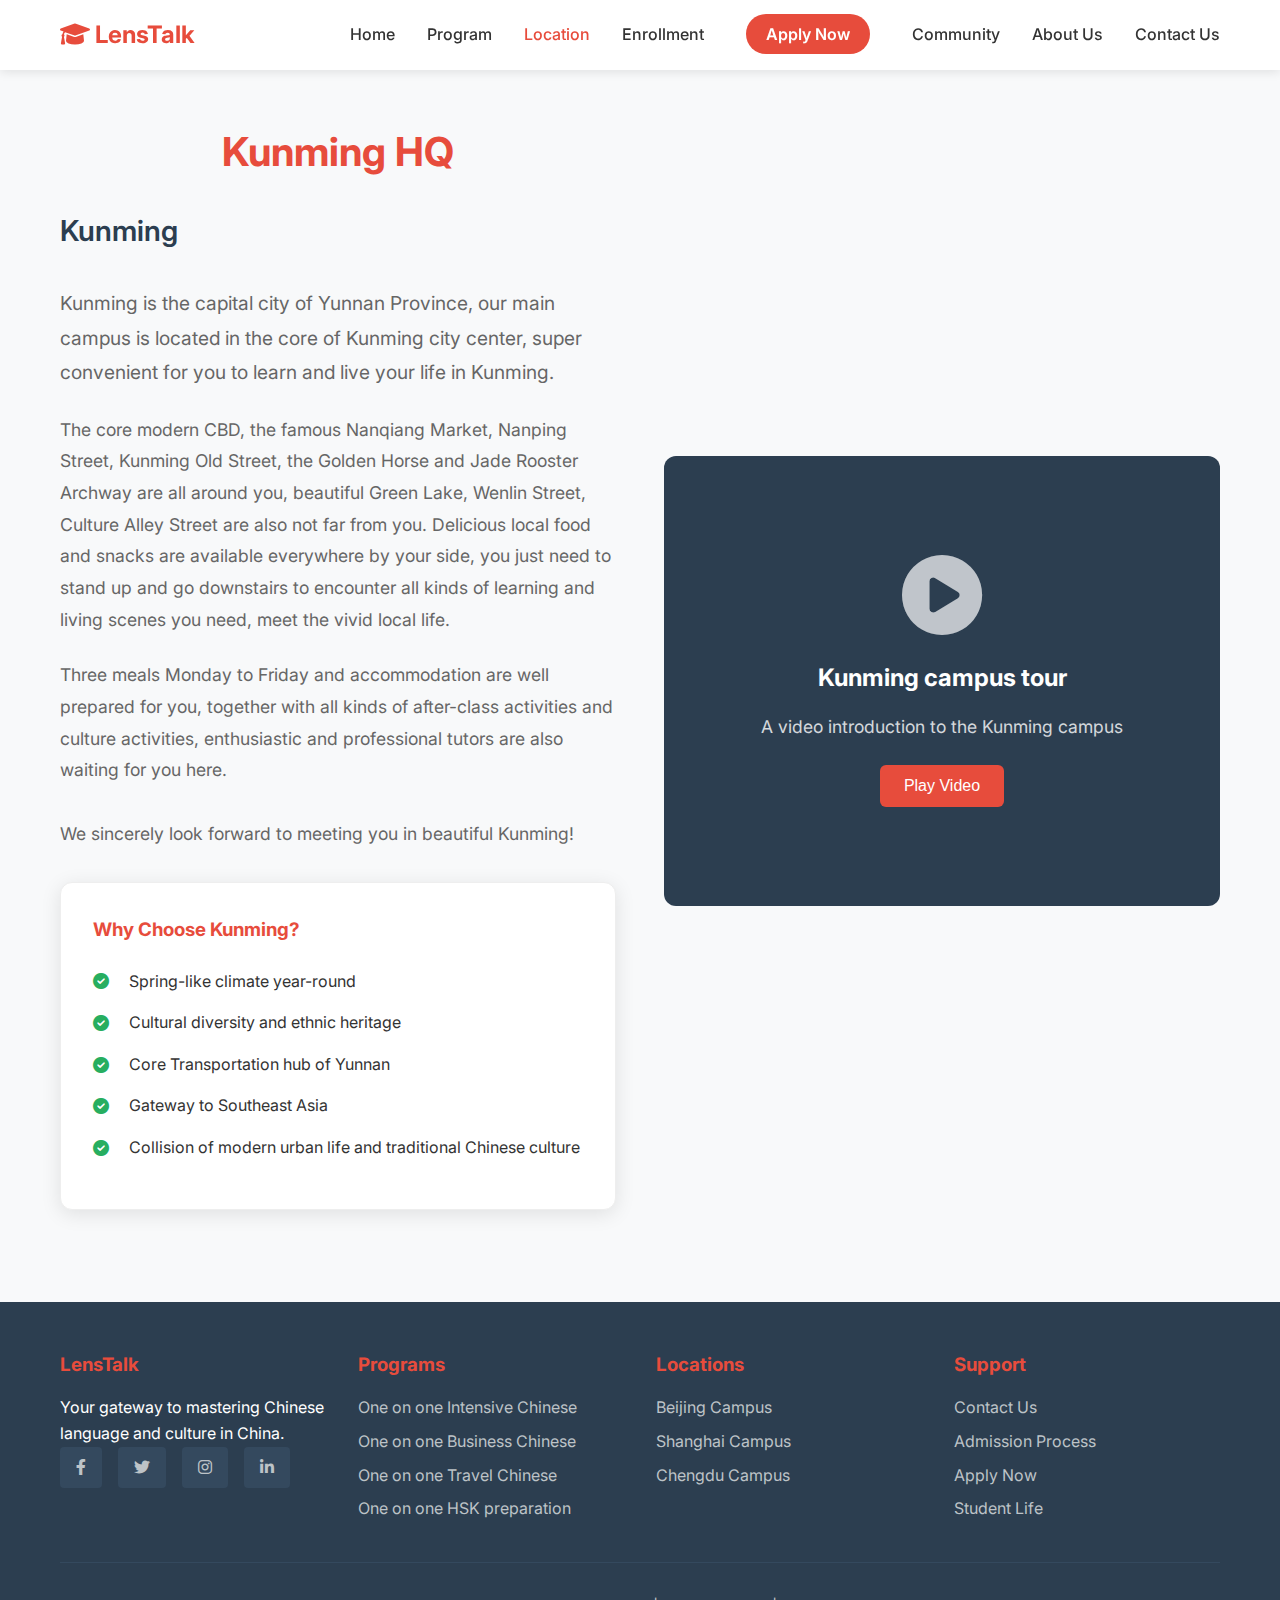
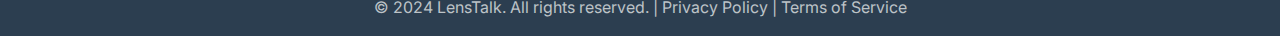
<file: location.html>
<!DOCTYPE html>
<html lang="en">
<head>
    <meta charset="UTF-8">
    <meta name="viewport" content="width=device-width, initial-scale=1.0">
    <title>Locations - LensTalk</title>
    <link rel="stylesheet" href="css/style.css">
    <link rel="stylesheet" href="css/responsive.css">
    <link href="https://fonts.googleapis.com/css2?family=Inter:wght@300;400;500;600;700&display=swap" rel="stylesheet">
    <link rel="stylesheet" href="https://cdnjs.cloudflare.com/ajax/libs/font-awesome/6.0.0/css/all.min.css">
</head>
<body>
    <!-- Navigation -->
    <nav class="navbar">
        <div class="nav-container">
            <div class="nav-logo">
                <h2><a href="index.html" style="text-decoration: none; color: inherit;"><i class="fas fa-graduation-cap"></i> LensTalk</a></h2>
            </div>
            <ul class="nav-menu">
                <!-- Navigation items will be generated by navigation.js -->
            </ul>
            <div class="nav-toggle">
                <span class="bar"></span>
                <span class="bar"></span>
                <span class="bar"></span>
            </div>
        </div>
    </nav>

    <!-- Location Content -->
    <section class="section" style="padding: 120px 0 60px;">
        <div class="container">
            <div style="display: grid; grid-template-columns: 1fr 1fr; gap: 3rem; align-items: center; min-height: 600px;">
                <!-- Left Side - Text Content -->
                <div class="text-content">
                    <h1 id="location-title" class="section-title" style="color: #e74c3c; margin-bottom: 1.5rem; font-size: 2.5rem;">Kunming HQ</h1>
                    <h2 id="location-subtitle" style="color: #2c3e50; margin-bottom: 2rem; font-size: 1.8rem; font-weight: 600;">Kunming</h2>
                    <p id="location-description" style="font-size: 1.2rem; color: #666; margin-bottom: 1.5rem; line-height: 1.8;">
                        Kunming is the capital city of Yunnan Province, our main campus is located in the core of Kunming city center, super convenient for you to learn and live your life in Kunming.
                    </p>
                    <p style="font-size: 1.1rem; color: #666; margin-bottom: 1.5rem; line-height: 1.8;">
                        The core modern CBD, the famous Nanqiang Market, Nanping Street, Kunming Old Street, the Golden Horse and Jade Rooster Archway are all around you, beautiful Green Lake, Wenlin Street, Culture Alley Street are also not far from you. Delicious local food and snacks are available everywhere by your side, you just need to stand up and go downstairs to encounter all kinds of learning and living scenes you need, meet the vivid local life.
                    </p>
                    <p style="font-size: 1.1rem; color: #666; margin-bottom: 2rem; line-height: 1.8;">
                        Three meals Monday to Friday and accommodation are well prepared for you, together with all kinds of after-class activities and culture activities, enthusiastic and professional tutors are also waiting for you here.
                    </p>
                    <p style="font-size: 1.1rem; color: #666; margin-bottom: 2rem; line-height: 1.8;">
                        We sincerely look forward to meeting you in beautiful Kunming!
                    </p>
                    
                    <div style="background: white; border-radius: 12px; padding: 2rem; box-shadow: 0 4px 20px rgba(0,0,0,0.1); border: 1px solid #eee; margin-bottom: 2rem;">
                        <h3 style="color: #e74c3c; margin-bottom: 1.5rem;">Why Choose Kunming?</h3>
                        <ul id="location-features" style="list-style: none; padding: 0;">
                            <li style="margin-bottom: 1rem; display: flex; align-items: center;"><i class="fas fa-check-circle" style="color: #27ae60; margin-right: 1rem; width: 20px;"></i> <span id="feature-1">Spring-like climate year-round</span></li>
                            <li style="margin-bottom: 1rem; display: flex; align-items: center;"><i class="fas fa-check-circle" style="color: #27ae60; margin-right: 1rem; width: 20px;"></i> <span id="feature-2">Cultural diversity and ethnic heritage</span></li>
                            <li style="margin-bottom: 1rem; display: flex; align-items: center;"><i class="fas fa-check-circle" style="color: #27ae60; margin-right: 1rem; width: 20px;"></i> <span id="feature-3">Core Transportation hub of Yunnan</span></li>
                            <li style="margin-bottom: 1rem; display: flex; align-items: center;"><i class="fas fa-check-circle" style="color: #27ae60; margin-right: 1rem; width: 20px;"></i> <span id="feature-4">Gateway to Southeast Asia</span></li>
                            <li style="margin-bottom: 1rem; display: flex; align-items: center;"><i class="fas fa-check-circle" style="color: #27ae60; margin-right: 1rem; width: 20px;"></i> <span id="feature-5">Collision of modern urban life and traditional Chinese culture</span></li>
                        </ul>
                    </div>
                </div>
                
                <!-- Right Side - Video/Image Section -->
                <div class="media-section" style="display: flex; flex-direction: column; justify-content: center;">
                    <div id="media-container" class="media-container" style="background: #2c3e50; border-radius: 12px; padding: 3rem; text-align: center; color: white; min-height: 450px; display: flex; flex-direction: column; justify-content: center; align-items: center; position: relative; overflow: hidden;">
                        <i class="fas fa-play-circle" style="font-size: 5rem; margin-bottom: 1.5rem; opacity: 0.7;"></i>
                        <h3 id="media-title" style="margin-bottom: 1rem; font-size: 1.5rem;">Kunming campus tour</h3>
                        <p id="media-description" style="opacity: 0.8; margin-bottom: 1.5rem; font-size: 1.1rem;">A video introduction to the Kunming campus</p>
                        <button style="background: #e74c3c; border: none; color: white; padding: 12px 24px; border-radius: 6px; cursor: pointer; font-size: 1rem;">Play Video</button>
                    </div>
                </div>
            </div>
        </div>
    </section>

    <!-- Footer -->
    <footer class="footer">
        <div class="container">
            <div class="footer-content">
                <div class="footer-section">
                    <h3>LensTalk</h3>
                    <p>Your gateway to mastering Chinese language and culture in China.</p>
                    <div class="social-links">
                        <a href="#" class="social-link"><i class="fab fa-facebook-f"></i></a>
                        <a href="#" class="social-link"><i class="fab fa-twitter"></i></a>
                        <a href="#" class="social-link"><i class="fab fa-instagram"></i></a>
                        <a href="#" class="social-link"><i class="fab fa-linkedin-in"></i></a>
                    </div>
                </div>
                <div class="footer-section">
                    <h3>Programs</h3>
                    <ul>
                        <li><a href="program.html">One on one Intensive Chinese</a></li>
                        <li><a href="program.html">One on one Business Chinese</a></li>
                        <li><a href="program.html">One on one Travel Chinese</a></li>
                        <li><a href="program.html">One on one HSK preparation</a></li>
                    </ul>
                </div>
                <div class="footer-section">
                    <h3>Locations</h3>
                    <ul>
                        <li><a href="location.html">Beijing Campus</a></li>
                        <li><a href="location.html">Shanghai Campus</a></li>
                        <li><a href="location.html">Chengdu Campus</a></li>
                    </ul>
                </div>
                <div class="footer-section">
                    <h3>Support</h3>
                    <ul>
                        <li><a href="contact.html">Contact Us</a></li>
                        <li><a href="enrollment.html">Admission Process</a></li>
                        <li><a href="apply.html">Apply Now</a></li>
                        <li><a href="community.html">Student Life</a></li>
                    </ul>
                </div>
            </div>
            <div class="footer-bottom">
                <p>&copy; 2024 LensTalk. All rights reserved. | Privacy Policy | Terms of Service</p>
            </div>
        </div>
    </footer>

    <script src="js/main.js"></script>
    <script>
        // Navigation dropdown functionality
        document.addEventListener('DOMContentLoaded', function() {
            const navDropdown = document.querySelector('.nav-dropdown');
            const dropdownMenu = document.querySelector('.dropdown-menu');
            
            // Hover effect for Program dropdown in navbar
            navDropdown.addEventListener('mouseenter', function() {
                dropdownMenu.style.opacity = '1';
                dropdownMenu.style.visibility = 'visible';
            });
            
            navDropdown.addEventListener('mouseleave', function() {
                dropdownMenu.style.opacity = '0';
                dropdownMenu.style.visibility = 'hidden';
            });
            
            // Keep dropdown visible when hovering over the dropdown menu
            dropdownMenu.addEventListener('mouseenter', function() {
                this.style.opacity = '1';
                this.style.visibility = 'visible';
            });
            
            dropdownMenu.addEventListener('mouseleave', function() {
                this.style.opacity = '0';
                this.style.visibility = 'hidden';
            });
        });
    </script>
    <script src="js/navigation.js"></script>
</body>
</html>
</file>
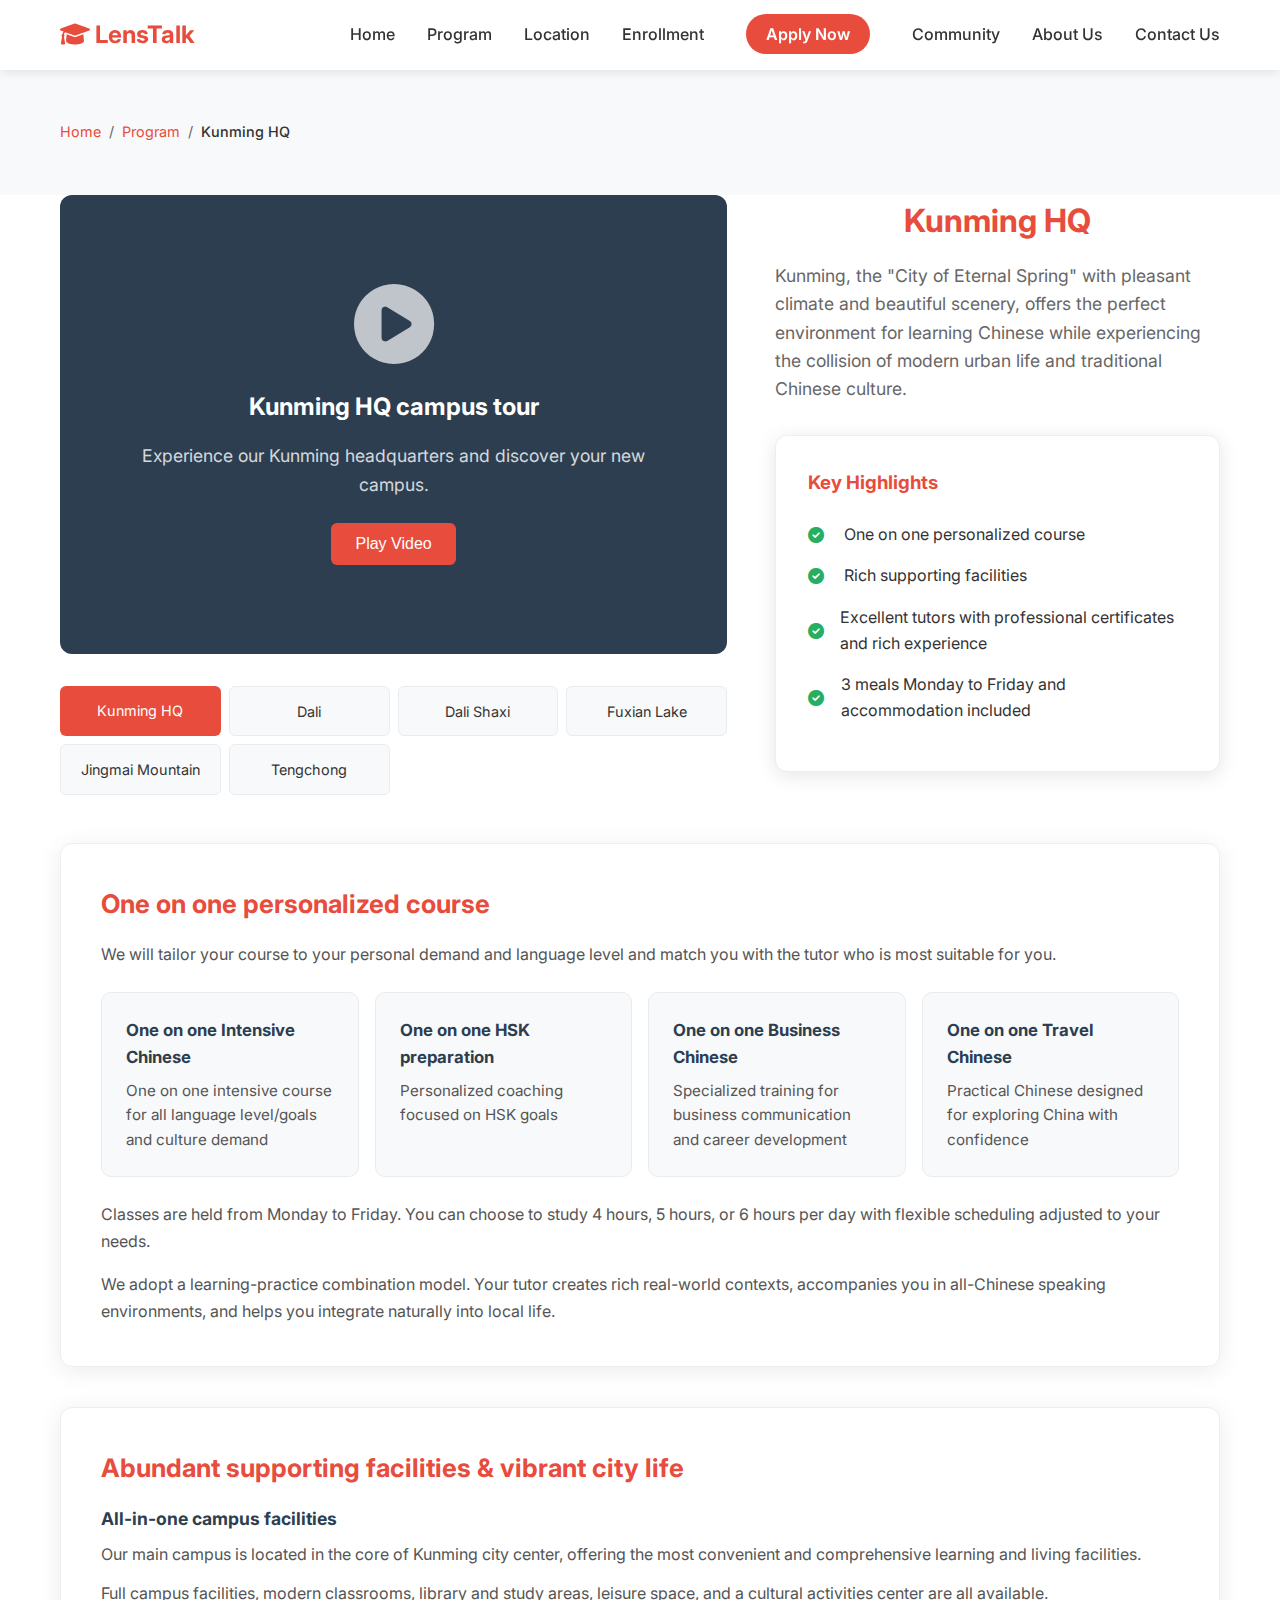
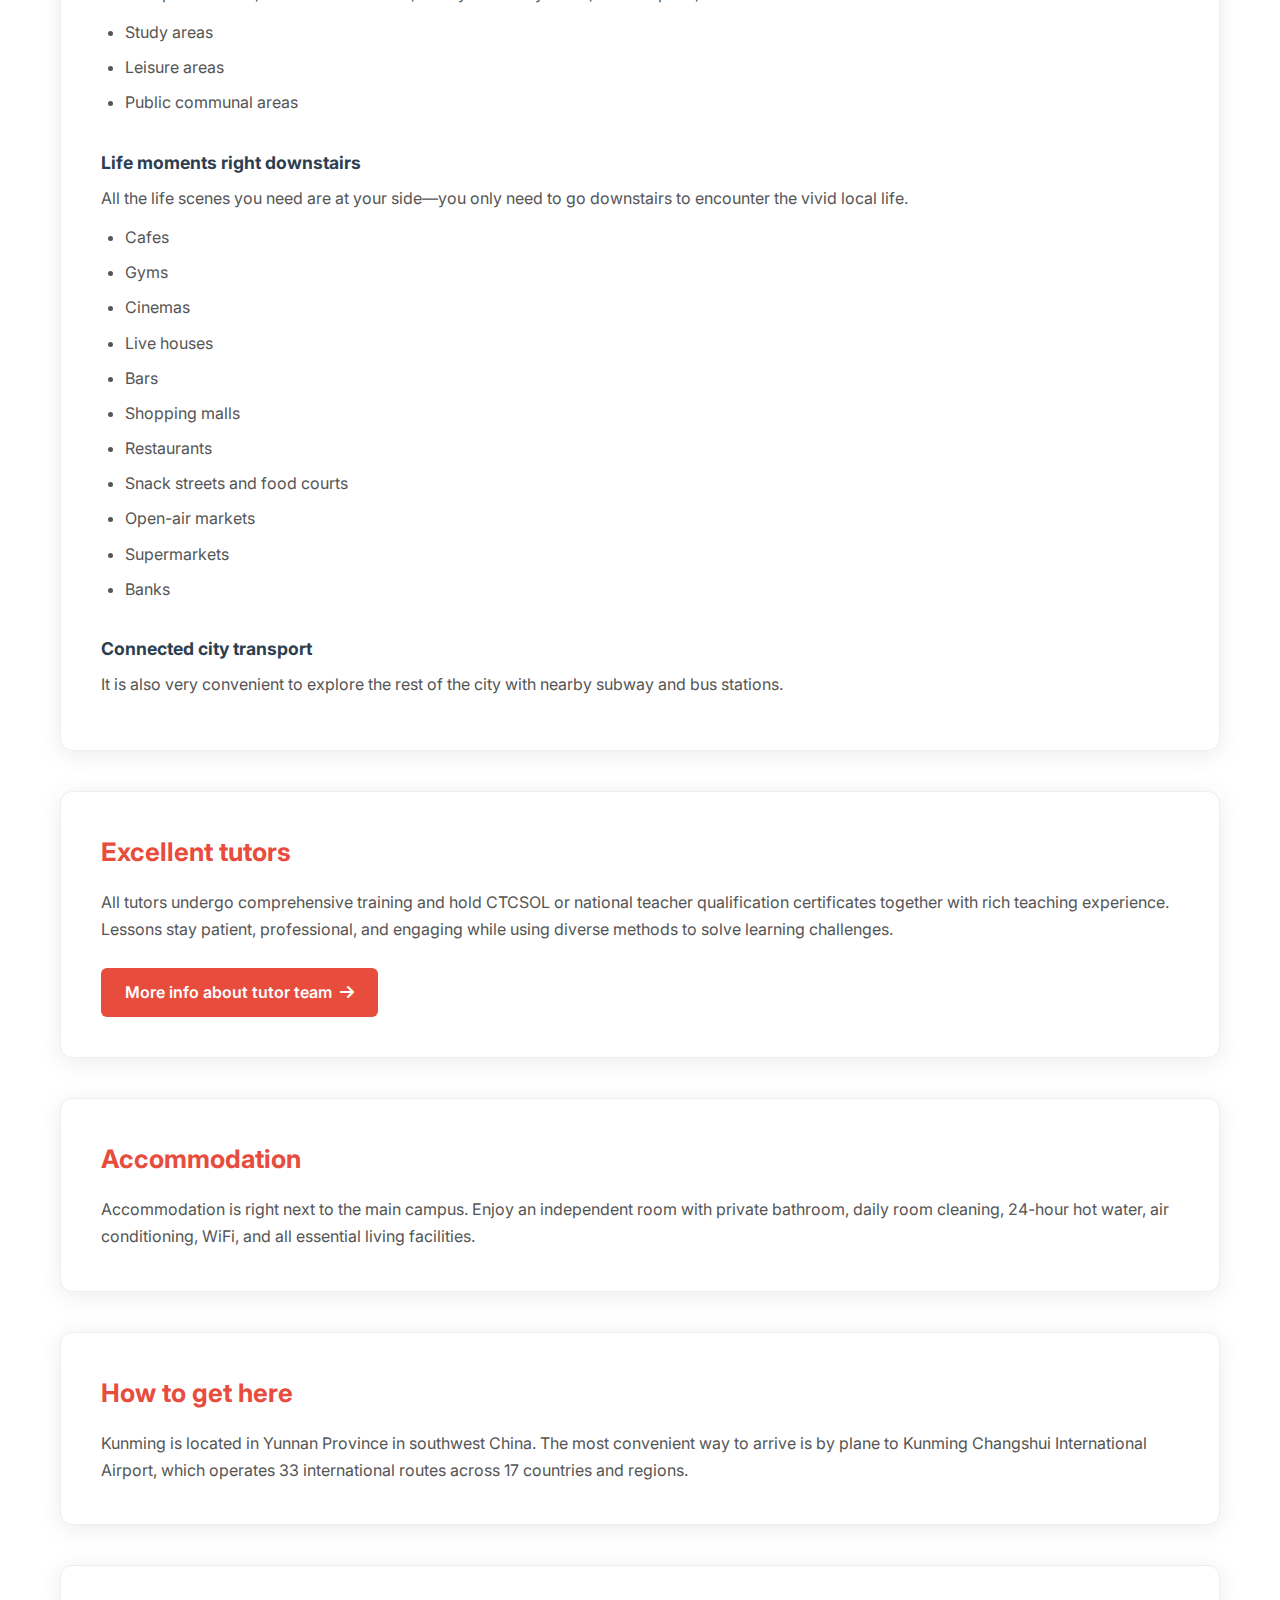
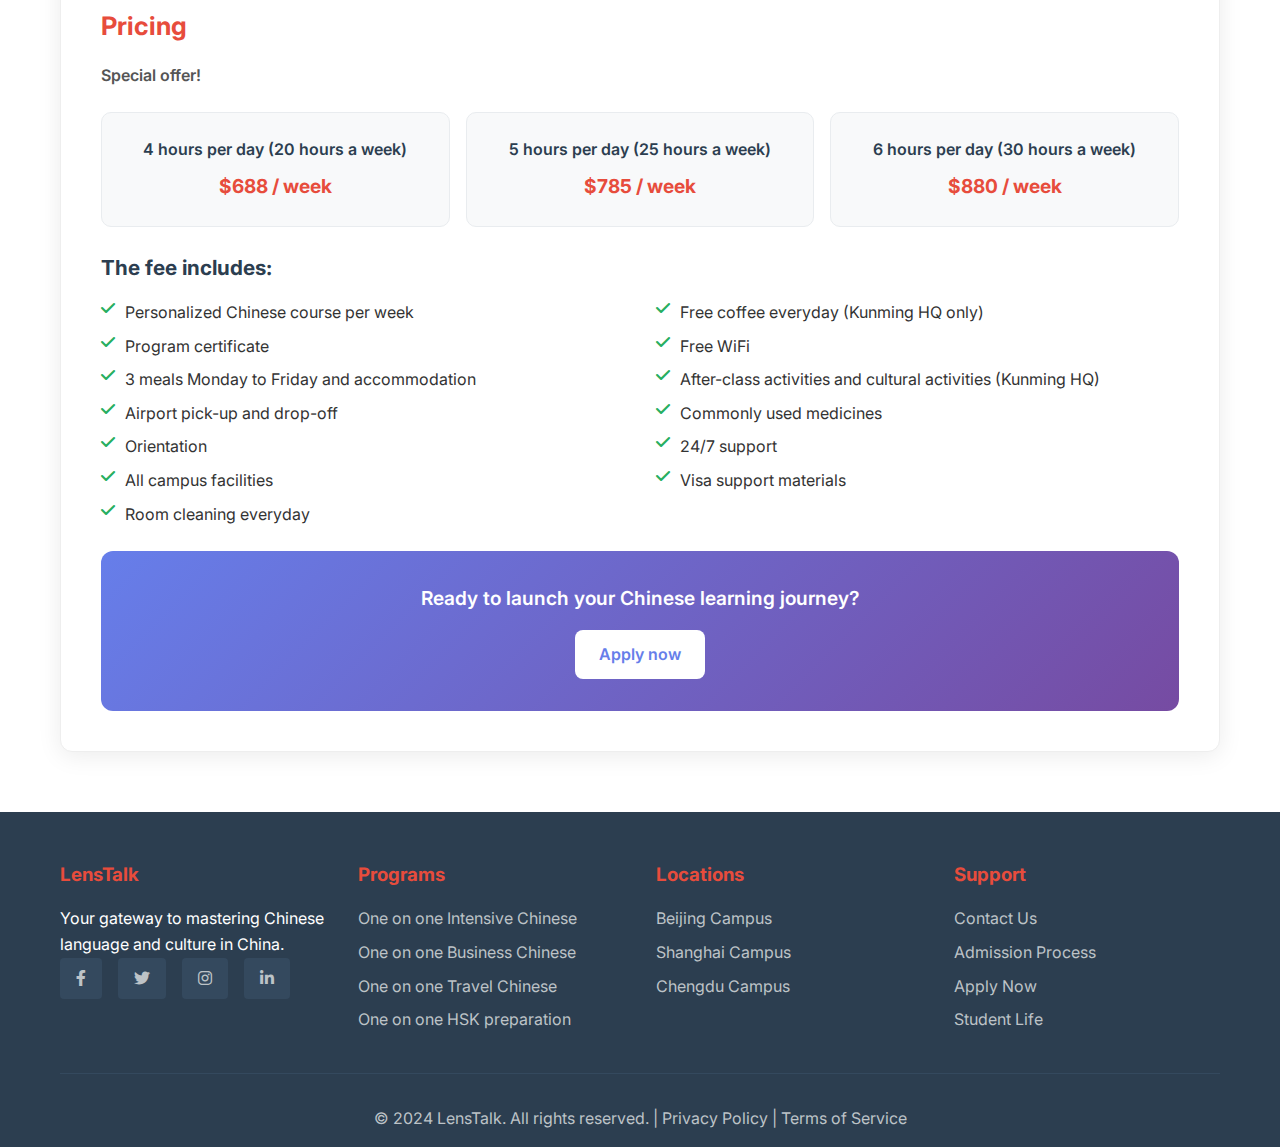
<file: program-location.html>
<!DOCTYPE html>
<html lang="en">
<head>
    <meta charset="UTF-8">
    <meta name="viewport" content="width=device-width, initial-scale=1.0">
    <title>Program Location - LensTalk</title>
    <link rel="stylesheet" href="css/style.css">
    <link rel="stylesheet" href="css/responsive.css">
    <link href="https://fonts.googleapis.com/css2?family=Inter:wght@300;400;500;600;700&display=swap" rel="stylesheet">
    <link rel="stylesheet" href="https://cdnjs.cloudflare.com/ajax/libs/font-awesome/6.0.0/css/all.min.css">
</head>
<body>
    <!-- Navigation -->
    <nav class="navbar">
        <div class="nav-container">
            <div class="nav-logo">
                <h2><a href="index.html" style="text-decoration: none; color: inherit;"><i class="fas fa-graduation-cap"></i> LensTalk</a></h2>
            </div>
            <ul class="nav-menu">
                <!-- Navigation items will be generated by navigation.js -->
            </ul>
            <div class="nav-toggle">
                <span class="bar"></span>
                <span class="bar"></span>
                <span class="bar"></span>
            </div>
        </div>
    </nav>

    <!-- Breadcrumb Navigation -->
    <section class="section" style="padding: 120px 0 20px;">
        <div class="container">
            <nav style="margin-bottom: 2rem;">
                <ol style="list-style: none; padding: 0; margin: 0; display: flex; align-items: center; font-size: 0.9rem; color: #666;">
                    <li><a href="index.html" style="color: #e74c3c; text-decoration: none;">Home</a></li>
                    <li style="margin: 0 0.5rem;">/</li>
                    <li><a href="program.html" style="color: #e74c3c; text-decoration: none;">Program</a></li>
                    <li style="margin: 0 0.5rem;">/</li>
                    <li id="breadcrumb-location" style="color: #333; font-weight: 500;">Location Details</li>
                </ol>
            </nav>
        </div>
    </section>

    <!-- Location Content -->
    <section class="section" style="padding: 0 0 60px;">
        <div class="container">
            <div style="display: grid; grid-template-columns: 1.2fr 0.8fr; gap: 3rem; align-items: stretch; min-height: 600px;">
                <!-- Left Side - Video Section -->
                <div class="video-section" style="display: flex; flex-direction: column;">
                    <div id="video-container" class="video-container" style="background: #2c3e50; border-radius: 12px; padding: 3rem; text-align: center; color: white; flex: 1; display: flex; flex-direction: column; justify-content: center; align-items: center; margin-bottom: 2rem; min-height: 450px;">
                        <i class="fas fa-play-circle" style="font-size: 5rem; margin-bottom: 1.5rem; opacity: 0.7;"></i>
                        <h3 id="video-title" style="margin-bottom: 1rem; font-size: 1.5rem;">Location Video</h3>
                        <p id="video-description" style="opacity: 0.8; margin-bottom: 1.5rem; font-size: 1.1rem;">Watch a video about this location</p>
                        <button style="background: #e74c3c; border: none; color: white; padding: 12px 24px; border-radius: 6px; cursor: pointer; font-size: 1rem;">Play Video</button>
                    </div>
                    
                    <!-- Location Navigation Buttons -->
                    <div class="location-nav" style="display: grid; grid-template-columns: repeat(auto-fit, minmax(150px, 1fr)); gap: 0.5rem;">
                        <a href="program-location.html?location=kunming" class="location-btn" data-location="kunming" style="background: #f8f9fa; color: #333; padding: 0.8rem; border: 1px solid #e9ecef; border-radius: 6px; cursor: pointer; transition: all 0.3s ease; font-size: 0.9rem; text-decoration: none; text-align: center;">
                            Kunming HQ
                        </a>
                        <a href="program-location.html?location=dali" class="location-btn" data-location="dali" style="background: #f8f9fa; color: #333; padding: 0.8rem; border: 1px solid #e9ecef; border-radius: 6px; cursor: pointer; transition: all 0.3s ease; font-size: 0.9rem; text-decoration: none; text-align: center;">
                            Dali
                        </a>
                        <a href="program-location.html?location=dalishaxi" class="location-btn" data-location="dalishaxi" style="background: #f8f9fa; color: #333; padding: 0.8rem; border: 1px solid #e9ecef; border-radius: 6px; cursor: pointer; transition: all 0.3s ease; font-size: 0.9rem; text-decoration: none; text-align: center;">
                            Dali Shaxi
                        </a>
                        <a href="program-location.html?location=fuxianhu" class="location-btn" data-location="fuxianhu" style="background: #f8f9fa; color: #333; padding: 0.8rem; border: 1px solid #e9ecef; border-radius: 6px; cursor: pointer; transition: all 0.3s ease; font-size: 0.9rem; text-decoration: none; text-align: center;">
                            Fuxian Lake
                        </a>
                        <a href="program-location.html?location=jingmai" class="location-btn" data-location="jingmai" style="background: #f8f9fa; color: #333; padding: 0.8rem; border: 1px solid #e9ecef; border-radius: 6px; cursor: pointer; transition: all 0.3s ease; font-size: 0.9rem; text-decoration: none; text-align: center;">
                            Jingmai Mountain
                        </a>
                        <a href="program-location.html?location=tengchong" class="location-btn" data-location="tengchong" style="background: #f8f9fa; color: #333; padding: 0.8rem; border: 1px solid #e9ecef; border-radius: 6px; cursor: pointer; transition: all 0.3s ease; font-size: 0.9rem; text-decoration: none; text-align: center;">
                            Tengchong
                        </a>
                    </div>
                </div>

                <!-- Right Side - Course Info -->
                <div class="course-info" style="display: flex; flex-direction: column; justify-content: flex-start;">
                    <h1 id="location-title" class="section-title" style="color: #e74c3c; margin-bottom: 1rem; font-size: 2rem;">Location Details</h1>
                    <p id="location-description" style="font-size: 1.1rem; color: #666; margin-bottom: 2rem; line-height: 1.6;">
                        Learn Chinese in beautiful locations across China with our comprehensive programs.
                    </p>
                    <div style="background: white; border-radius: 12px; padding: 2rem; box-shadow: 0 4px 20px rgba(0,0,0,0.1); border: 1px solid #eee;">
                        <h3 style="color: #e74c3c; margin-bottom: 1.5rem;">Key Highlights</h3>
                        <ul id="highlight-list" style="list-style: none; padding: 0;">
                            <li style="margin-bottom: 1rem; display: flex; align-items: center;"><i class="fas fa-check-circle" style="color: #27ae60; margin-right: 1rem; width: 20px;"></i> Personalized one-on-one course</li>
                        </ul>
                    </div>
                </div>
            </div>
            <div id="location-details" style="margin-top: 3rem; display: flex; flex-direction: column; gap: 2.5rem;">
                <section aria-labelledby="course-section-title" style="background: #fff; border-radius: 12px; padding: 2.5rem; box-shadow: 0 4px 24px rgba(0,0,0,0.08); border: 1px solid #eee;">
                    <h2 id="course-section-title" style="color: #e74c3c; margin-bottom: 1rem; font-size: 1.6rem;">One on one personalized course</h2>
                    <p id="course-intro" style="color: #555; line-height: 1.7; margin-bottom: 1.5rem;">We customize your course based on your level, goals, and cultural interests.</p>
                    <div id="course-types" style="display: grid; grid-template-columns: repeat(auto-fit, minmax(220px, 1fr)); gap: 1rem; margin-bottom: 1.5rem;"></div>
                    <p id="course-schedule" style="color: #555; line-height: 1.7; margin-bottom: 1rem;"></p>
                    <p id="course-practice" style="color: #555; line-height: 1.7;"></p>
                </section>

                <section aria-labelledby="experience-title" style="background: #fff; border-radius: 12px; padding: 2.5rem; box-shadow: 0 4px 24px rgba(0,0,0,0.08); border: 1px solid #eee;">
                    <h2 id="experience-title" style="color: #e74c3c; margin-bottom: 1rem; font-size: 1.6rem;">Immersive experiences</h2>
                    <div id="experience-sections" style="display: flex; flex-direction: column; gap: 1.5rem;"></div>
                </section>

                <section aria-labelledby="tutor-title" style="background: #fff; border-radius: 12px; padding: 2.5rem; box-shadow: 0 4px 24px rgba(0,0,0,0.08); border: 1px solid #eee;">
                    <h2 id="tutor-title" style="color: #e74c3c; margin-bottom: 1rem; font-size: 1.6rem;">Excellent tutors</h2>
                    <p id="tutor-description" style="color: #555; line-height: 1.7; margin-bottom: 1.5rem;">All tutors hold professional certificates and have extensive teaching experience.</p>
                    <a id="tutor-link" href="#" class="btn btn-primary" style="display: inline-flex; align-items: center; gap: 0.5rem;">
                        <span>More info about tutor team</span> <i class="fas fa-arrow-right"></i>
                    </a>
                </section>

                <section aria-labelledby="accommodation-title" style="background: #fff; border-radius: 12px; padding: 2.5rem; box-shadow: 0 4px 24px rgba(0,0,0,0.08); border: 1px solid #eee;">
                    <h2 id="accommodation-title" style="color: #e74c3c; margin-bottom: 1rem; font-size: 1.6rem;">Accommodation</h2>
                    <p id="accommodation-description" style="color: #555; line-height: 1.7;"></p>
                </section>

                <section aria-labelledby="transport-title" style="background: #fff; border-radius: 12px; padding: 2.5rem; box-shadow: 0 4px 24px rgba(0,0,0,0.08); border: 1px solid #eee;">
                    <h2 id="transport-title" style="color: #e74c3c; margin-bottom: 1rem; font-size: 1.6rem;">How to get here</h2>
                    <p id="transport-description" style="color: #555; line-height: 1.7;"></p>
                </section>

                <section aria-labelledby="pricing-title" style="background: #fff; border-radius: 12px; padding: 2.5rem; box-shadow: 0 4px 24px rgba(0,0,0,0.08); border: 1px solid #eee;">
                    <h2 id="pricing-title" style="color: #e74c3c; margin-bottom: 1rem; font-size: 1.6rem;">Pricing</h2>
                    <p id="pricing-tagline" style="color: #555; font-weight: 600; margin-bottom: 1.5rem;"></p>
                    <div id="pricing-options" style="display: grid; grid-template-columns: repeat(auto-fit, minmax(220px, 1fr)); gap: 1rem; margin-bottom: 1.5rem;"></div>
                    <p id="pricing-note" style="color: #555; line-height: 1.7; margin-bottom: 1.5rem;"></p>
                    <h3 style="color: #2c3e50; margin-bottom: 1rem; font-size: 1.3rem;">The fee includes:</h3>
                    <ul id="fee-includes" style="columns: 2; column-gap: 2rem; list-style: none; padding: 0; margin-bottom: 1.5rem;">
                        <li style="margin-bottom: 0.5rem; position: relative; padding-left: 1.5rem;"><i class="fas fa-check" style="color: #27ae60; position: absolute; left: 0;"></i> Personalized Chinese course</li>
                    </ul>
                    <div style="background: linear-gradient(135deg, #667eea 0%, #764ba2 100%); border-radius: 12px; padding: 2rem; color: white; text-align: center;">
                        <p id="pricing-headline" style="font-size: 1.2rem; font-weight: 600; margin-bottom: 1rem;">Ready to launch your Chinese learning journey?</p>
                        <a id="pricing-cta" href="apply.html" class="btn btn-primary" style="background: white; color: #667eea; border: none; padding: 12px 24px; border-radius: 8px; text-decoration: none; font-weight: 600;">Apply now</a>
                    </div>
                </section>
            </div>
        </div>
    </section>

    <!-- Footer -->
    <footer class="footer">
        <div class="container">
            <div class="footer-content">
                <div class="footer-section">
                    <h3>LensTalk</h3>
                    <p>Your gateway to mastering Chinese language and culture in China.</p>
                    <div class="social-links">
                        <a href="#" class="social-link"><i class="fab fa-facebook-f"></i></a>
                        <a href="#" class="social-link"><i class="fab fa-twitter"></i></a>
                        <a href="#" class="social-link"><i class="fab fa-instagram"></i></a>
                        <a href="#" class="social-link"><i class="fab fa-linkedin-in"></i></a>
                    </div>
                </div>
                <div class="footer-section">
                    <h3>Programs</h3>
                    <ul>
                        <li><a href="program.html">One on one Intensive Chinese</a></li>
                        <li><a href="program.html">One on one Business Chinese</a></li>
                        <li><a href="program.html">One on one Travel Chinese</a></li>
                        <li><a href="program.html">One on one HSK preparation</a></li>
                    </ul>
                </div>
                <div class="footer-section">
                    <h3>Locations</h3>
                    <ul>
                        <li><a href="location.html">Beijing Campus</a></li>
                        <li><a href="location.html">Shanghai Campus</a></li>
                        <li><a href="location.html">Chengdu Campus</a></li>
                    </ul>
                </div>
                <div class="footer-section">
                    <h3>Support</h3>
                    <ul>
                        <li><a href="contact.html">Contact Us</a></li>
                        <li><a href="enrollment.html">Admission Process</a></li>
                        <li><a href="apply.html">Apply Now</a></li>
                        <li><a href="community.html">Student Life</a></li>
                    </ul>
                </div>
            </div>
            <div class="footer-bottom">
                <p>&copy; 2024 LensTalk. All rights reserved. | Privacy Policy | Terms of Service</p>
            </div>
        </div>
    </footer>

    <script src="js/main.js"></script>
    <script>
        // Navigation dropdown functionality
        document.addEventListener('DOMContentLoaded', function() {
            const navDropdown = document.querySelector('.nav-dropdown');
            const dropdownMenu = document.querySelector('.dropdown-menu');
            
            // Hover effect for Program dropdown in navbar
            navDropdown.addEventListener('mouseenter', function() {
                dropdownMenu.style.opacity = '1';
                dropdownMenu.style.visibility = 'visible';
            });
            
            navDropdown.addEventListener('mouseleave', function() {
                dropdownMenu.style.opacity = '0';
                dropdownMenu.style.visibility = 'hidden';
            });
            
            // Keep dropdown visible when hovering over the dropdown menu
            dropdownMenu.addEventListener('mouseenter', function() {
                this.style.opacity = '1';
                this.style.visibility = 'visible';
            });
            
            dropdownMenu.addEventListener('mouseleave', function() {
                this.style.opacity = '0';
                this.style.visibility = 'hidden';
            });
        });

        // Location data array
        const locations = [
            {
                id: 'kunming',
                title: 'Kunming HQ',
                description: 'Kunming, the "City of Eternal Spring" with pleasant climate and beautiful scenery, offers the perfect environment for learning Chinese while experiencing the collision of modern urban life and traditional Chinese culture.',
                videoTitle: 'Kunming HQ campus tour',
                videoDescription: 'Experience our Kunming headquarters and discover your new campus.',
                highlights: [
                    'One on one personalized course',
                    'Rich supporting facilities',
                    'Excellent tutors with professional certificates and rich experience',
                    '3 meals Monday to Friday and accommodation included'
                ],
                course: {
                    intro: 'We will tailor your course to your personal demand and language level and match you with the tutor who is most suitable for you.',
                    courseTypes: [
                        { name: 'One on one Intensive Chinese', description: 'One on one intensive course for all language level/goals and culture demand' },
                        { name: 'One on one HSK preparation', description: 'Personalized coaching focused on HSK goals' },
                        { name: 'One on one Business Chinese', description: 'Specialized training for business communication and career development' },
                        { name: 'One on one Travel Chinese', description: 'Practical Chinese designed for exploring China with confidence' }
                    ],
                    schedule: 'Classes are held from Monday to Friday. You can choose to study 4 hours, 5 hours, or 6 hours per day with flexible scheduling adjusted to your needs.',
                    practice: 'We adopt a learning-practice combination model. Your tutor creates rich real-world contexts, accompanies you in all-Chinese speaking environments, and helps you integrate naturally into local life.'
                },
                experiences: {
                    title: 'Abundant supporting facilities & vibrant city life',
                    sections: [
                        {
                            title: 'All-in-one campus facilities',
                            paragraphs: [
                                'Our main campus is located in the core of Kunming city center, offering the most convenient and comprehensive learning and living facilities.',
                                'Full campus facilities, modern classrooms, library and study areas, leisure space, and a cultural activities center are all available.'
                            ],
                            bullets: [
                                'Study areas',
                                'Leisure areas',
                                'Public communal areas'
                            ]
                        },
                        {
                            title: 'Life moments right downstairs',
                            paragraphs: [
                                'All the life scenes you need are at your side—you only need to go downstairs to encounter the vivid local life.'
                            ],
                            bullets: [
                                'Cafes',
                                'Gyms',
                                'Cinemas',
                                'Live houses',
                                'Bars',
                                'Shopping malls',
                                'Restaurants',
                                'Snack streets and food courts',
                                'Open-air markets',
                                'Supermarkets',
                                'Banks'
                            ]
                        },
                        {
                            title: 'Connected city transport',
                            paragraphs: [
                                'It is also very convenient to explore the rest of the city with nearby subway and bus stations.'
                            ]
                        }
                    ]
                },
                tutors: {
                    description: 'All tutors undergo comprehensive training and hold CTCSOL or national teacher qualification certificates together with rich teaching experience. Lessons stay patient, professional, and engaging while using diverse methods to solve learning challenges.',
                    linkText: 'More info about tutor team',
                    linkHref: 'about.html#team'
                },
                accommodation: {
                    description: 'Accommodation is right next to the main campus. Enjoy an independent room with private bathroom, daily room cleaning, 24-hour hot water, air conditioning, WiFi, and all essential living facilities.'
                },
                transport: {
                    description: 'Kunming is located in Yunnan Province in southwest China. The most convenient way to arrive is by plane to Kunming Changshui International Airport, which operates 33 international routes across 17 countries and regions.'
                },
                pricing: {
                    tagline: 'Special offer!',
                    options: [
                        { label: '4 hours per day (20 hours a week)', price: '$688 / week' },
                        { label: '5 hours per day (25 hours a week)', price: '$785 / week' },
                        { label: '6 hours per day (30 hours a week)', price: '$880 / week' }
                    ],
                    note: '',
                    includes: [
                        'Personalized Chinese course per week',
                        'Program certificate',
                        '3 meals Monday to Friday and accommodation',
                        'Airport pick-up and drop-off',
                        'Orientation',
                        'All campus facilities',
                        'Room cleaning everyday',
                        'Free coffee everyday (Kunming HQ only)',
                        'Free WiFi',
                        'After-class activities and cultural activities (Kunming HQ)',
                        'Commonly used medicines',
                        '24/7 support',
                        'Visa support materials'
                    ],
                    headline: 'Ready to launch your Chinese learning journey?',
                    ctaText: 'Apply now',
                    ctaUrl: 'apply.html'
                }
            },
            {
                id: 'dali',
                title: 'Dali',
                description: 'Study Chinese in the historic city of Dali, surrounded by Erhai Lake, ancient alleyways, and Bai ethnic culture.',
                videoTitle: 'Dali cultural experience',
                videoDescription: 'Discover the charm of learning Chinese in historic Dali.',
                highlights: [
                    'Immersive one-on-one courses',
                    'Historic old town atmosphere',
                    'Excursions around Erhai Lake',
                    'Homestay-style accommodation options'
                ],
                course: {
                    intro: 'Build a personalized learning plan that connects your Chinese study with Dali\'s rich cultural backdrop.',
                    courseTypes: [
                        { name: 'One on one Intensive Chinese', description: 'Rapid progress tailored to your goals in Dali\'s inspiring setting' },
                        { name: 'One on one Business Chinese', description: 'Develop professional communication with cultural insights' },
                        { name: 'One on one Travel Chinese', description: 'Learn essential language for exploring Dali and beyond' },
                        { name: 'One on one HSK preparation', description: 'Focused preparation for every HSK level' }
                    ],
                    schedule: 'Weekday classes with flexible 4h/5h/6h daily schedules to match your pace.',
                    practice: 'Blend classroom study with real-life practice around the old town, markets, and lakeside communities.'
                },
                experiences: {
                    title: 'Historic culture & Erhai lakeside life',
                    sections: [
                        {
                            title: 'Cultural immersion',
                            paragraphs: [
                                'Visit ancient architecture, explore vibrant local markets, and experience Bai ethnic traditions up close.'
                            ]
                        },
                        {
                            title: 'Lake and mountain adventures',
                            paragraphs: [
                                'Spend your free time around Erhai Lake, cycling through villages or hiking Cangshan Mountain for unforgettable views.'
                            ]
                        }
                    ]
                },
                tutors: {
                    description: 'Our dedicated tutors travel with you through language and culture, ensuring every lesson stays meaningful and practical.',
                    linkText: 'More info about tutor team',
                    linkHref: 'about.html#team'
                },
                accommodation: {
                    description: 'Stay in carefully selected guesthouses within Dali Old Town or nearby villages, with private rooms and local breakfasts available.'
                },
                transport: {
                    description: 'Reach Dali via high-speed rail or short domestic flights from Kunming. Our team helps coordinate transfers from Dali Railway Station or airport.'
                },
                pricing: {
                    tagline: 'Custom pricing packages',
                    options: [
                        { label: 'Tailored weekly programs', price: 'Contact us' }
                    ],
                    note: 'Tell us your study goals and length of stay to receive a personalized quote.',
                    includes: [
                        'One-on-one Chinese classes',
                        'Cultural immersion activities',
                        'Accommodation coordination',
                        'Local support team assistance'
                    ],
                    headline: 'Ready to plan your stay in Dali?',
                    ctaText: 'Talk to us',
                    ctaUrl: 'contact.html'
                }
            },
            {
                id: 'dalishaxi',
                title: 'Dali Shaxi',
                description: 'Shaxi is a thousand-year-old town in Dali, Yunnan, situated along the Ancient Tea-Horse Road. It remains the only surviving ancient market on the route, lovingly preserving its original appearance and offering a simple, peaceful rhythm of life—perfect for immersive language learning.',
                videoTitle: 'Dali Shaxi overview',
                videoDescription: 'Discover slow and peaceful village life in Shaxi while learning Chinese.',
                highlights: [
                    'One on one personalized course',
                    'Immersive culture, scenery, and local life experiences',
                    'Excellent tutors with professional certificates',
                    '3 meals Monday to Friday and accommodation included'
                ],
                course: {
                    intro: 'We tailor every course to your personal goals and language level, matching you with the tutor who fits you best.',
                    courseTypes: [
                        { name: 'One on one Intensive Chinese', description: 'Intensive one-on-one lessons for every language level, goal, and cultural interest' },
                        { name: 'One on one Travel Chinese', description: 'Practical language training designed for confident travel across China' },
                        { name: 'One on one HSK preparation', description: 'Targeted preparation for every stage of the HSK exams' }
                    ],
                    schedule: 'Classes run every Monday to Friday. Choose 4, 5, or 6 study hours per day—your tutor adapts the daily schedule to your evolving needs.',
                    practice: 'Your tutor not only guides you toward your learning goals but also builds rich real-world scenarios, accompanying you to practice in an all-Chinese environment so learning and life blend naturally.'
                },
                experiences: {
                    title: 'Immersive experiences of culture, scenery, and local life',
                    sections: [
                        {
                            title: '',
                            bullets: [
                                'Feel the warmth of books inside Xianfeng Bookstore (the Librairie Avant-Garde) nestled in the countryside',
                                'Meet distinctive cultural and creative works crafted by local artists',
                                'Experience ancient handicrafts and take your own artwork home',
                                'Try turning fresh roses into cakes with local culinary magic',
                                'Stroll along ancient streets and buildings that echo the Tea-Horse Road',
                                'Sip a cup of coffee by the fields and embrace the peaceful pace of life',
                                'Take in the serene scenery that quiets your heart',
                                'Join the weekly market and experience the simplicity of village life'
                            ]
                        }
                    ]
                },
                tutors: {
                    description: 'All tutors in our team complete comprehensive training and hold CTCSOL (Certificate for Teachers of Chinese to Speakers of Other Languages) or national teacher qualification certificates. They bring rich teaching experience, patient guidance, and diverse methods that make every lesson engaging and practical.',
                    linkText: 'More info about tutors team',
                    linkHref: 'about.html#team'
                },
                accommodation: {
                    description: 'Stay in locally inspired accommodation featuring a private room and bathroom. Enjoy a clean, tidy, safe, and comfortable environment with daily room cleaning, 24-hour hot water, WiFi, and all essential living facilities included.'
                },
                transport: {
                    description: 'Fly into Kunming first, then take the high-speed rail to Dali—the most convenient way to reach the region. We will greet you in Dali and provide a complimentary ride to beautiful Shaxi.'
                },
                pricing: {
                    tagline: 'Special offer!',
                    options: [
                        { label: '4 hours per day (20 hours a week)', price: '$1400 / week' },
                        { label: '5 hours per day (25 hours a week)', price: '$1590 / week' },
                        { label: '6 hours per day (30 hours a week)', price: '$1730 / week' }
                    ],
                    note: '',
                    includes: [
                        'Personalized Chinese classes per week',
                        'Program certificate',
                        '3 meals Monday to Friday and accommodation',
                        'Kunming airport pick-up and drop-off',
                        'Pick-up and drop-off between Shaxi and Dali railway station',
                        'Orientation',
                        'All campus facilities',
                        'Room cleaning every day',
                        'Free WiFi',
                        'Commonly used medicines',
                        '24/7 support',
                        'Visa support materials'
                    ],
                    headline: 'Ready to launch your Chinese learning journey?',
                    ctaText: 'Apply now',
                    ctaUrl: 'apply.html'
                }
            },
            {
                id: 'fuxianhu',
                title: 'Fuxian Lake',
                description: 'In beautiful Yunnan, Fuxian Lake shines like a pearl. Clear waters surrounded by mountains create a peaceful classroom in nature.',
                videoTitle: 'Fuxian Lake lakeside learning',
                videoDescription: 'Peaceful study environment by the shores of Fuxian Lake.',
                highlights: [
                    'One on one personalized course',
                    'Immersive experiences of scenery, history, and local life',
                    'Excellent tutors with professional certificates',
                    '3 meals Monday to Friday and accommodation included'
                ],
                course: {
                    intro: 'We will tailor your course to your personal demand and language level, and match you with the tutor who is most suitable for you.',
                    courseTypes: [
                        { name: 'One on one Intensive Chinese', description: 'One on one intensive course for all language level/goals and culture demand' },
                        { name: 'One on one Travel Chinese', description: 'Designed for travelers seeking confident communication' },
                        { name: 'One on one HSK preparation', description: 'Comprehensive preparation for Chinese proficiency tests' }
                    ],
                    schedule: 'Classes run Monday to Friday with flexible 4h/5h/6h per day options to fit your rhythm.',
                    practice: 'Tutors accompany you into authentic settings around the lake, connecting classroom learning with real scenarios and local life.'
                },
                experiences: {
                    title: 'Immersive experiences of scenery, history, and local life',
                    sections: [
                        {
                            title: '',
                            bullets: [
                                'Get close to nature in the Moon Bay Wetland',
                                'Meet extraordinary lakeside beauty painted by nature',
                                'Set sail against the wind and try your favorite water sports',
                                'Climb Bijia Mountain nestled beside the lake and enjoy the gentle breeze',
                                'Visit the Yunnan Provincial Museum of Natural History on the Fuxian Lake fossil site and listen to the story of life evolution'
                            ]
                        }
                    ]
                },
                tutors: {
                    description: 'All tutors undergo comprehensive training and hold CTCSOL or national teacher qualification certificates, providing patient, professional, and targeted teaching.',
                    linkText: 'More info about tutor team',
                    linkHref: 'about.html#team'
                },
                accommodation: {
                    description: 'Accommodation is very close to Fuxian Lake with private rooms, daily cleaning, 24-hour hot water, and WiFi for a safe and comfortable stay.'
                },
                transport: {
                    description: 'Fuxian Lake is located in Yuxi city, around 60 km from Kunming. The most convenient way is a 1.5-hour taxi ride, and you can easily use Didi to hail a ride in China.'
                },
                pricing: {
                    tagline: 'Special offer!',
                    options: [
                        { label: '4 hours per day (20 hours a week)', price: '$1300 / week' },
                        { label: '5 hours per day (25 hours a week)', price: '$1490 / week' },
                        { label: '6 hours per day (30 hours a week)', price: '$1630 / week' }
                    ],
                    note: '',
                    includes: [
                        'Personalized Chinese classes per week',
                        'Program certificate',
                        '3 meals Monday to Friday and accommodation',
                        'Kunming airport pick-up and drop-off',
                        'Orientation',
                        'All campus facilities',
                        'Moon Bay Wetland Park fees',
                        'Room cleaning everyday',
                        'Free WiFi',
                        'Commonly used medicines',
                        '24/7 support',
                        'Visa support materials'
                    ],
                    headline: 'Ready to launch your Chinese learning journey?',
                    ctaText: 'Apply now',
                    ctaUrl: 'apply.html'
                }
            },
            {
                id: 'jingmai',
                title: 'Jingmai Tea Mountain',
                description: 'Jingmai Tea Mountain is famous for its ancient tea forests, minority villages, and poetic scenery—perfect for immersive language learning.',
                videoTitle: 'Tea mountain learning',
                videoDescription: 'Learn Chinese in the famous tea mountains.',
                highlights: [
                    'One on one personalized course',
                    'Immersive experiences of scenery, culture, and local life',
                    'Excellent tutors with professional certificates',
                    '3 meals Monday to Friday and accommodation included'
                ],
                course: {
                    intro: 'We will tailor your course to your personal demand and language level, and match you with the tutor who is most suitable for you.',
                    courseTypes: [
                        { name: 'One on one Intensive Chinese', description: 'One on one intensive course for all language level/goals and culture demand' },
                        { name: 'One on one Travel Chinese', description: 'Connect language learning with tea mountain adventures' },
                        { name: 'One on one HSK preparation', description: 'Focused preparation for Chinese proficiency tests' }
                    ],
                    schedule: 'Classes run Monday to Friday with flexible 4h/5h/6h per day options to match your pace.',
                    practice: 'Tutors combine lessons with real-life tea culture experiences, helping you integrate learning with daily local life.'
                },
                experiences: {
                    title: 'Immersive experiences of scenery, culture, and local life',
                    sections: [
                        {
                            title: '',
                            bullets: [
                                'See how nature turns mountains, clouds, and trees into paintings',
                                'Feel the charm of thousand-year-old tea trees',
                                'Pick fresh tea leaves with locals and experience the full tea-making process',
                                'Walk through ethnic minority villages and admire traditional architecture',
                                'Immerse yourself in Bulang and Dai cultures and daily life'
                            ]
                        }
                    ]
                },
                tutors: {
                    description: 'All tutors hold CTCSOL or national teacher qualification certificates, delivering patient, professional, and engaging lessons tailored to you.',
                    linkText: 'More info about tutor team',
                    linkHref: 'about.html#team'
                },
                accommodation: {
                    description: 'Live among local villages with private rooms, daily cleaning, 24-hour hot water, WiFi, and essential living facilities for a comfortable stay.'
                },
                transport: {
                    description: 'Travel to Kunming by plane, take the high-speed rail to Pu\'er City, and we will pick you up for a complimentary ride to Jingmai Tea Mountain.'
                },
                pricing: {
                    tagline: 'Special offer!',
                    options: [
                        { label: '4 hours per day (20 hours a week)', price: '$1740 / week' },
                        { label: '5 hours per day (25 hours a week)', price: '$1920 / week' },
                        { label: '6 hours per day (30 hours a week)', price: '$2050 / week' }
                    ],
                    note: '',
                    includes: [
                        'Personalized Chinese classes per week',
                        'Program certificate',
                        '3 meals Monday to Friday and accommodation',
                        'Kunming airport pick-up and drop-off',
                        'Pu\'er to Jingmai Tea Mountain transfers',
                        'Orientation',
                        'All campus facilities',
                        'Room cleaning everyday',
                        'Free WiFi',
                        'Commonly used medicines',
                        '24/7 support',
                        'Visa support materials'
                    ],
                    headline: 'Ready to launch your Chinese learning journey?',
                    ctaText: 'Apply now',
                    ctaUrl: 'apply.html'
                }
            },
            {
                id: 'tengchong',
                title: 'Tengchong',
                description: 'Study in Tengchong, known for volcanic hot springs, geothermal wonders, and lush forests that inspire language learning.',
                videoTitle: 'Tengchong volcanic region',
                videoDescription: 'Explore the unique volcanic landscape of Tengchong.',
                highlights: [
                    'One on one personalized course',
                    'Hot spring and volcano excursions',
                    'Professional teaching team',
                    'Flexible study schedules'
                ],
                course: {
                    intro: 'Customize your Tengchong study plan around hot spring wellness and language goals.',
                    courseTypes: [
                        { name: 'One on one Intensive Chinese', description: 'Make rapid progress with tailored lessons in Tengchong' },
                        { name: 'One on one Travel Chinese', description: 'Learn the language you need for exploring Yunnan and Southeast Asia' },
                        { name: 'One on one HSK preparation', description: 'Structured path toward your target HSK results' }
                    ],
                    schedule: 'Weekday lessons with flexible 4h/5h/6h per day options plus weekend excursions.',
                    practice: 'Pair lessons with guided practice around geothermal parks, historic towns, and tea plantations.'
                },
                experiences: {
                    title: 'Volcanic landscapes & hot spring relaxation',
                    sections: [
                        {
                            title: '',
                            paragraphs: [
                                'Unwind in Tengchong\'s famed hot springs, hike volcanic craters, and explore the Gaoligong Mountains for unforgettable cultural and natural experiences.'
                            ]
                        }
                    ]
                },
                tutors: {
                    description: 'Experienced tutors keep classes practical and engaging, ensuring you apply new language during every excursion.',
                    linkText: 'More info about tutor team',
                    linkHref: 'about.html#team'
                },
                accommodation: {
                    description: 'Stay near hot spring resorts or boutique guesthouses with private rooms and reliable amenities.'
                },
                transport: {
                    description: 'Fly into Tengchong Tuofeng Airport or travel via Baoshan with onward ground transportation. We assist with all arrangements.'
                },
                pricing: {
                    tagline: 'Custom pricing packages',
                    options: [
                        { label: 'Tailored weekly programs', price: 'Contact us' }
                    ],
                    note: 'Share your study goals to receive a customized Tengchong program plan.',
                    includes: [
                        'One-on-one Chinese classes',
                        'Hot spring and volcanic site activities',
                        'Accommodation coordination',
                        'Local support team assistance'
                    ],
                    headline: 'Plan your Tengchong adventure',
                    ctaText: 'Talk to us',
                    ctaUrl: 'contact.html'
                }
            }
        ];

        // Initialize page
        document.addEventListener('DOMContentLoaded', function() {
            // Get location from URL parameter or default to kunming
            const urlParams = new URLSearchParams(window.location.search);
            const locationParam = urlParams.get('location') || 'kunming';
            
            // Set initial location
            switchLocation(locationParam);
            
            // Add event listeners to location buttons
            const locationButtons = document.querySelectorAll('.location-btn');
            locationButtons.forEach(button => {
                button.addEventListener('mouseenter', function() {
                    if (!this.classList.contains('active')) {
                        this.style.background = '#e74c3c';
                        this.style.color = 'white';
                        this.style.border = 'none';
                    }
                });
                
                button.addEventListener('mouseleave', function() {
                    if (!this.classList.contains('active')) {
                        this.style.background = '#f8f9fa';
                        this.style.color = '#333';
                        this.style.border = '1px solid #e9ecef';
                    }
                });
            });
        });

        function switchLocation(locationId) {
            const location = locations.find(loc => loc.id === locationId);
            if (!location) return;

            // Update video section
            document.getElementById('video-title').textContent = location.videoTitle || 'Location video';
            document.getElementById('video-description').textContent = location.videoDescription || 'Discover this location.';

            // Update summary
            document.getElementById('location-title').textContent = location.title;
            document.getElementById('location-description').textContent = location.description;

            // Update breadcrumb
            document.getElementById('breadcrumb-location').textContent = location.title;

            // Update highlights
            const highlightList = document.getElementById('highlight-list');
            highlightList.innerHTML = '';
            if (Array.isArray(location.highlights) && location.highlights.length > 0) {
                location.highlights.forEach(highlight => {
                    const item = document.createElement('li');
                    item.style.marginBottom = '1rem';
                    item.style.display = 'flex';
                    item.style.alignItems = 'center';
                    item.innerHTML = `<i class="fas fa-check-circle" style="color: #27ae60; margin-right: 1rem; width: 20px;"></i> ${highlight}`;
                    highlightList.appendChild(item);
                });
            }

            // Update course section
            document.getElementById('course-intro').textContent = location.course?.intro || '';
            const courseTypesContainer = document.getElementById('course-types');
            courseTypesContainer.innerHTML = '';
            if (location.course?.courseTypes) {
                location.course.courseTypes.forEach(type => {
                    const card = document.createElement('div');
                    card.style.background = '#f8f9fa';
                    card.style.border = '1px solid #e9ecef';
                    card.style.borderRadius = '10px';
                    card.style.padding = '1.5rem';
                    card.innerHTML = `<h4 style="color: #2c3e50; margin-bottom: 0.5rem; font-size: 1.05rem;">${type.name}</h4><p style="color: #555; line-height: 1.6; font-size: 0.95rem;">${type.description}</p>`;
                    courseTypesContainer.appendChild(card);
                });
            }
            const scheduleEl = document.getElementById('course-schedule');
            if (location.course?.schedule) {
                scheduleEl.textContent = location.course.schedule;
                scheduleEl.style.display = 'block';
            } else {
                scheduleEl.textContent = '';
                scheduleEl.style.display = 'none';
            }
            const practiceEl = document.getElementById('course-practice');
            if (location.course?.practice) {
                practiceEl.textContent = location.course.practice;
                practiceEl.style.display = 'block';
            } else {
                practiceEl.textContent = '';
                practiceEl.style.display = 'none';
            }

            // Update experiences
            document.getElementById('experience-title').textContent = location.experiences?.title || 'Immersive experiences';
            const experienceContainer = document.getElementById('experience-sections');
            experienceContainer.innerHTML = '';
            if (location.experiences?.sections) {
                location.experiences.sections.forEach(section => {
                    const block = document.createElement('div');
                    if (section.title) {
                        const heading = document.createElement('h3');
                        heading.textContent = section.title;
                        heading.style.color = '#2c3e50';
                        heading.style.marginBottom = '0.5rem';
                        heading.style.fontSize = '1.1rem';
                        block.appendChild(heading);
                    }
                    if (Array.isArray(section.paragraphs)) {
                        section.paragraphs.forEach(paragraph => {
                            const p = document.createElement('p');
                            p.textContent = paragraph;
                            p.style.color = '#555';
                            p.style.lineHeight = '1.7';
                            p.style.marginBottom = '0.75rem';
                            block.appendChild(p);
                        });
                    }
                    if (Array.isArray(section.bullets) && section.bullets.length > 0) {
                        const list = document.createElement('ul');
                        list.style.listStyle = 'disc';
                        list.style.marginLeft = '1.5rem';
                        list.style.color = '#555';
                        list.style.lineHeight = '1.7';
                        section.bullets.forEach(bullet => {
                            const li = document.createElement('li');
                            li.textContent = bullet;
                            li.style.marginBottom = '0.5rem';
                            list.appendChild(li);
                        });
                        block.appendChild(list);
                    }
                    experienceContainer.appendChild(block);
                });
            }

            // Update tutors
            document.getElementById('tutor-description').textContent = location.tutors?.description || '';
            const tutorLink = document.getElementById('tutor-link');
            const tutorLinkText = location.tutors?.linkText || 'Meet our tutors';
            tutorLink.innerHTML = `<span>${tutorLinkText}</span> <i class="fas fa-arrow-right"></i>`;
            tutorLink.href = location.tutors?.linkHref || '#';

            // Update accommodation and transport
            document.getElementById('accommodation-description').textContent = location.accommodation?.description || '';
            document.getElementById('transport-description').textContent = location.transport?.description || '';

            // Update pricing
            document.getElementById('pricing-tagline').textContent = location.pricing?.tagline || '';
            const pricingOptions = document.getElementById('pricing-options');
            pricingOptions.innerHTML = '';
            if (Array.isArray(location.pricing?.options)) {
                location.pricing.options.forEach(option => {
                    const optionCard = document.createElement('div');
                    optionCard.style.background = '#f8f9fa';
                    optionCard.style.border = '1px solid #e9ecef';
                    optionCard.style.borderRadius = '10px';
                    optionCard.style.padding = '1.5rem';
                    optionCard.style.textAlign = 'center';
                    optionCard.innerHTML = `<p style="color: #2c3e50; font-weight: 600; margin-bottom: 0.5rem;">${option.label}</p><p style="color: #e74c3c; font-size: 1.2rem; font-weight: 700;">${option.price}</p>`;
                    pricingOptions.appendChild(optionCard);
                });
            }

            const pricingNote = document.getElementById('pricing-note');
            if (location.pricing?.note) {
                pricingNote.textContent = location.pricing.note;
                pricingNote.style.display = 'block';
            } else {
                pricingNote.textContent = '';
                pricingNote.style.display = 'none';
            }

            const includesList = document.getElementById('fee-includes');
            includesList.innerHTML = '';
            if (Array.isArray(location.pricing?.includes)) {
                location.pricing.includes.forEach(item => {
                    const li = document.createElement('li');
                    li.style.marginBottom = '0.5rem';
                    li.style.position = 'relative';
                    li.style.paddingLeft = '1.5rem';
                    li.innerHTML = `<i class="fas fa-check" style="color: #27ae60; position: absolute; left: 0;"></i> ${item}`;
                    includesList.appendChild(li);
                });
            }

            document.getElementById('pricing-headline').textContent = location.pricing?.headline || 'Ready to get started?';
            const pricingCta = document.getElementById('pricing-cta');
            pricingCta.textContent = location.pricing?.ctaText || 'Contact us';
            pricingCta.href = location.pricing?.ctaUrl || 'contact.html';

            // Update active button
            const locationButtons = document.querySelectorAll('.location-btn');
            locationButtons.forEach(button => {
                button.classList.remove('active');
                button.style.background = '#f8f9fa';
                button.style.color = '#333';
                button.style.border = '1px solid #e9ecef';
            });

            const activeButton = document.querySelector(`[data-location="${locationId}"]`);
            if (activeButton) {
                activeButton.classList.add('active');
                activeButton.style.background = '#e74c3c';
                activeButton.style.color = 'white';
                activeButton.style.border = 'none';
            }
        }
    </script>
    <script src="js/navigation.js"></script>
</body>
</html>
</file>
<file: css/responsive.css>
/* Responsive Design */

/* Large screens (1200px and up) */
@media (min-width: 1200px) {
    .hero-title {
        font-size: 4rem;
    }
    
    .section-title {
        font-size: 3rem;
    }
}

/* Medium screens (768px to 1199px) */
@media (max-width: 1199px) {
    .hero-container {
        gap: 3rem;
    }
    
    .hero-title {
        font-size: 3rem;
    }
    
    .community-content,
    .about-content {
        gap: 3rem;
    }
}

/* Small screens (768px and down) */
@media (max-width: 768px) {
    /* Navigation */
    .nav-menu {
        position: fixed;
        left: -100%;
        top: 70px;
        flex-direction: column;
        background-color: white;
        width: 100%;
        text-align: center;
        transition: 0.3s;
        box-shadow: 0 10px 27px rgba(0, 0, 0, 0.05);
        padding: 2rem 0;
    }

    .nav-menu.active {
        left: 0;
    }

    .nav-toggle {
        display: flex;
    }

    .nav-menu li {
        margin: 1rem 0;
    }

    /* Hero Section */
    .hero {
        padding: 100px 0 60px;
    }

    .hero-container {
        grid-template-columns: 1fr;
        text-align: center;
        gap: 2rem;
    }

    .hero-title {
        font-size: 2.5rem;
    }

    .hero-subtitle {
        font-size: 1.1rem;
    }

    .hero-buttons {
        justify-content: center;
        flex-wrap: wrap;
    }

    /* Sections */
    .section {
        padding: 60px 0;
    }

    .section-title {
        font-size: 2rem;
        margin-bottom: 2rem;
    }

    /* Programs Grid */
    .programs-grid {
        grid-template-columns: 1fr;
        gap: 1.5rem;
    }

    .program-card {
        padding: 1.5rem;
    }

    /* Locations Grid */
    .locations-grid {
        grid-template-columns: 1fr;
        gap: 1.5rem;
    }

    .location-card {
        padding: 1.5rem;
    }

    /* Community Section */
    .community-content {
        grid-template-columns: 1fr;
        gap: 2rem;
    }

    .community-stats {
        flex-direction: row;
        justify-content: space-around;
    }

    .stat-item {
        padding: 1.5rem;
        flex: 1;
    }

    .stat-item h4 {
        font-size: 2rem;
    }

    /* Admission Steps */
    .admission-steps {
        grid-template-columns: 1fr;
        gap: 1.5rem;
    }

    .step {
        padding: 1.5rem;
    }

    .requirements-grid {
        grid-template-columns: 1fr;
        gap: 1.5rem;
    }

    .requirement {
        padding: 1.5rem;
    }

    /* About Section */
    .about-content {
        grid-template-columns: 1fr;
        gap: 2rem;
    }

    .about-values {
        grid-template-columns: 1fr;
        gap: 1.5rem;
    }

    .value {
        padding: 1.5rem;
    }

    /* Footer */
    .footer-content {
        grid-template-columns: 1fr;
        text-align: center;
        gap: 2rem;
    }

    .social-links {
        justify-content: center;
    }

    /* Modal */
    .modal-content {
        margin: 10% auto;
        width: 95%;
        padding: 1.5rem;
    }
}

/* Extra small screens (480px and down) */
@media (max-width: 480px) {
    .container {
        padding: 0 15px;
    }

    .nav-container {
        padding: 0 15px;
    }

    .hero {
        padding: 80px 0 40px;
    }

    .hero-title {
        font-size: 2rem;
    }

    .hero-subtitle {
        font-size: 1rem;
    }

    .hero-buttons {
        flex-direction: column;
        align-items: center;
    }

    .btn {
        width: 100%;
        max-width: 250px;
    }

    .section {
        padding: 40px 0;
    }

    .section-title {
        font-size: 1.8rem;
    }

    .program-card,
    .location-card,
    .requirement,
    .value {
        padding: 1rem;
    }

    .community-stats {
        flex-direction: column;
    }

    .stat-item {
        margin-bottom: 1rem;
    }

    .modal-content {
        margin: 15% auto;
        padding: 1rem;
    }

    .form-group input,
    .form-group select,
    .form-group textarea {
        padding: 10px;
        font-size: 16px; /* Prevents zoom on iOS */
    }
}

/* Landscape orientation adjustments */
@media (max-height: 500px) and (orientation: landscape) {
    .hero {
        padding: 80px 0 40px;
    }

    .hero-title {
        font-size: 2.5rem;
    }

    .modal-content {
        margin: 2% auto;
        max-height: 90vh;
    }
}

/* High DPI displays */
@media (-webkit-min-device-pixel-ratio: 2), (min-resolution: 192dpi) {
    .btn,
    .program-card,
    .location-card,
    .requirement,
    .value {
        border-radius: 8px;
    }
}

/* Print styles */
@media print {
    .navbar,
    .hero-buttons,
    .modal,
    .footer {
        display: none;
    }

    .hero {
        background: white !important;
        color: black !important;
        margin-top: 0;
    }

    .section {
        page-break-inside: avoid;
    }

    .program-card,
    .location-card,
    .requirement,
    .value {
        box-shadow: none;
        border: 1px solid #ccc;
    }
}
</file>
<file: css/style.css>
/* Reset and Base Styles */
* {
    margin: 0;
    padding: 0;
    box-sizing: border-box;
}

body {
    font-family: 'Inter', -apple-system, BlinkMacSystemFont, 'Segoe UI', Roboto, sans-serif;
    line-height: 1.6;
    color: #333;
    background-color: #fff;
}

.container {
    max-width: 1200px;
    margin: 0 auto;
    padding: 0 20px;
}

/* Navigation */
.navbar {
    background: #fff;
    box-shadow: 0 2px 10px rgba(0,0,0,0.1);
    position: fixed;
    top: 0;
    width: 100%;
    z-index: 1000;
}

.nav-container {
    max-width: 1200px;
    margin: 0 auto;
    padding: 0 20px;
    display: flex;
    justify-content: space-between;
    align-items: center;
    height: 70px;
}

.nav-logo h2 {
    color: #e74c3c;
    font-size: 1.5rem;
    font-weight: 700;
}

.nav-menu {
    display: flex;
    list-style: none;
    gap: 2rem;
}

.nav-link {
    text-decoration: none;
    color: #333;
    font-weight: 500;
    transition: color 0.3s ease;
}

.nav-link:hover,
.nav-link.active {
    color: #e74c3c;
}

/* Apply Button Special Styling */
.nav-apply-btn {
    background: #e74c3c !important;
    color: white !important;
    padding: 10px 20px !important;
    border-radius: 25px !important;
    font-weight: 600 !important;
    margin: 0 10px !important;
    transition: all 0.3s ease !important;
    text-decoration: none !important;
}

.nav-apply-btn:hover {
    background: #c0392b !important;
    color: white !important;
    transform: translateY(-2px) !important;
    box-shadow: 0 4px 12px rgba(231, 76, 60, 0.3) !important;
}

.nav-apply-btn.active {
    background: #c0392b !important;
    color: white !important;
}

.nav-toggle {
    display: none;
    flex-direction: column;
    cursor: pointer;
}

.bar {
    width: 25px;
    height: 3px;
    background-color: #333;
    margin: 3px 0;
    transition: 0.3s;
}

/* Hero Section */
.hero {
    background: linear-gradient(135deg, #667eea 0%, #764ba2 100%);
    color: white;
    padding: 120px 0 80px;
    margin-top: 70px;
}

.hero-container {
    max-width: 1200px;
    margin: 0 auto;
    padding: 0 20px;
    display: grid;
    grid-template-columns: 1fr 1fr;
    gap: 4rem;
    align-items: center;
}

.hero-title {
    font-size: 3.5rem;
    font-weight: 700;
    margin-bottom: 1rem;
    line-height: 1.2;
}

.hero-subtitle {
    font-size: 1.25rem;
    margin-bottom: 2rem;
    opacity: 0.9;
}

.hero-buttons {
    display: flex;
    gap: 1rem;
}

.btn {
    padding: 12px 24px;
    border: none;
    border-radius: 6px;
    font-size: 1rem;
    font-weight: 600;
    cursor: pointer;
    transition: all 0.3s ease;
    text-decoration: none;
    display: inline-block;
}

.btn-primary {
    background: #e74c3c;
    color: white;
}

.btn-primary:hover {
    background: #c0392b;
    transform: translateY(-2px);
}

.btn-secondary {
    background: transparent;
    color: white;
    border: 2px solid white;
}

.btn-secondary:hover {
    background: white;
    color: #667eea;
}

.hero-placeholder {
    display: flex;
    flex-direction: column;
    gap: 1rem;
    text-align: center;
    font-size: 1.5rem;
}

/* Sections */
.section {
    padding: 80px 0;
}

.section:nth-child(even) {
    background-color: #f8f9fa;
}

.section-title {
    text-align: center;
    font-size: 2.5rem;
    font-weight: 700;
    margin-bottom: 3rem;
    color: #2c3e50;
}

/* Programs Grid */
.programs-grid {
    display: grid;
    grid-template-columns: repeat(auto-fit, minmax(300px, 1fr));
    gap: 2rem;
}

.program-card {
    background: white;
    padding: 2.5rem 2rem;
    border-radius: 18px;
    box-shadow: 0 12px 40px rgba(15, 23, 42, 0.08);
    transition: transform 0.35s ease, box-shadow 0.35s ease;
    display: flex;
    flex-direction: column;
    gap: 1.5rem;
}

.program-card:hover {
    transform: translateY(-10px);
    box-shadow: 0 24px 60px rgba(15, 23, 42, 0.12);
}

.program-icon {
    width: 58px;
    height: 58px;
    border-radius: 16px;
    background: linear-gradient(145deg, rgba(231, 76, 60, 0.12), rgba(231, 76, 60, 0.06));
    color: #2c3e50;
    display: flex;
    align-items: center;
    justify-content: center;
    font-size: 1.8rem;
}

.program-card h3 {
    font-size: 1.6rem;
    font-weight: 700;
    line-height: 1.3;
    color: #1f2933;
}

.program-card p {
    margin-bottom: 0;
    color: #637381;
    font-size: 1rem;
    line-height: 1.6;
}

.program-card .btn {
    margin-top: auto;
    align-self: flex-start;
    padding: 12px 26px;
    border-radius: 999px;
    font-size: 0.95rem;
    letter-spacing: 0.3px;
    box-shadow: 0 10px 25px rgba(231, 76, 60, 0.2);
}

.program-card .btn:hover {
    box-shadow: 0 14px 32px rgba(231, 76, 60, 0.28);
    transform: translateY(-2px);
}

.program-card ul {
    list-style: none;
}

.program-card li {
    padding: 0.5rem 0;
    border-bottom: 1px solid #eee;
    color: #666;
}

.program-card li:last-child {
    border-bottom: none;
}

/* Locations Grid */
.locations-grid {
    display: grid;
    grid-template-columns: repeat(auto-fit, minmax(300px, 1fr));
    gap: 2rem;
}

.location-card {
    background: white;
    padding: 2rem;
    border-radius: 12px;
    box-shadow: 0 4px 20px rgba(0,0,0,0.1);
    transition: transform 0.3s ease;
}

.location-card:hover {
    transform: translateY(-5px);
}

.location-image {
    font-size: 3rem;
    margin-bottom: 1rem;
}

.location-card h3 {
    font-size: 1.5rem;
    margin-bottom: 1rem;
    color: #2c3e50;
}

.location-card p {
    margin-bottom: 1.5rem;
    color: #666;
}

.location-details {
    display: flex;
    flex-direction: column;
    gap: 0.5rem;
}

.location-details span {
    font-size: 0.9rem;
    color: #666;
    padding: 0.5rem;
    background: #f8f9fa;
    border-radius: 4px;
}

/* Community Section */
.community-content {
    display: grid;
    grid-template-columns: 2fr 1fr;
    gap: 4rem;
    align-items: start;
}

.community-info h3 {
    font-size: 2rem;
    margin-bottom: 1rem;
    color: #2c3e50;
}

.community-info p {
    font-size: 1.1rem;
    margin-bottom: 2rem;
    color: #666;
}

.community-features {
    display: flex;
    flex-direction: column;
    gap: 1.5rem;
}

.feature {
    display: flex;
    align-items: start;
    gap: 1rem;
}

.feature-icon {
    font-size: 2rem;
    flex-shrink: 0;
}

.feature h4 {
    font-size: 1.2rem;
    margin-bottom: 0.5rem;
    color: #2c3e50;
}

.feature p {
    color: #666;
}

.community-stats {
    display: flex;
    flex-direction: column;
    gap: 2rem;
}

.stat-item {
    text-align: center;
    padding: 2rem;
    background: white;
    border-radius: 12px;
    box-shadow: 0 4px 20px rgba(0,0,0,0.1);
}

.stat-item h4 {
    font-size: 2.5rem;
    color: #e74c3c;
    margin-bottom: 0.5rem;
}

.stat-item p {
    color: #666;
    font-weight: 500;
}

/* Admission Steps */
.admission-steps {
    display: grid;
    grid-template-columns: repeat(auto-fit, minmax(200px, 1fr));
    gap: 2rem;
    margin-bottom: 4rem;
}

.step {
    text-align: center;
    padding: 2rem;
}

.step-number {
    width: 60px;
    height: 60px;
    background: #e74c3c;
    color: white;
    border-radius: 50%;
    display: flex;
    align-items: center;
    justify-content: center;
    font-size: 1.5rem;
    font-weight: 700;
    margin: 0 auto 1rem;
}

.step h3 {
    font-size: 1.3rem;
    margin-bottom: 1rem;
    color: #2c3e50;
}

.step p {
    color: #666;
}

.admission-requirements h3 {
    text-align: center;
    font-size: 2rem;
    margin-bottom: 2rem;
    color: #2c3e50;
}

.requirements-grid {
    display: grid;
    grid-template-columns: repeat(auto-fit, minmax(250px, 1fr));
    gap: 2rem;
}

.requirement {
    background: white;
    padding: 2rem;
    border-radius: 12px;
    box-shadow: 0 4px 20px rgba(0,0,0,0.1);
}

.requirement h4 {
    font-size: 1.3rem;
    margin-bottom: 1rem;
    color: #2c3e50;
}

.requirement p {
    color: #666;
}

/* About Section */
.about-content {
    display: grid;
    grid-template-columns: 2fr 1fr;
    gap: 4rem;
    align-items: start;
}

.about-text h3 {
    font-size: 2rem;
    margin-bottom: 1rem;
    color: #2c3e50;
}

.about-text p {
    font-size: 1.1rem;
    margin-bottom: 1.5rem;
    color: #666;
}

.about-values {
    display: grid;
    grid-template-columns: repeat(auto-fit, minmax(200px, 1fr));
    gap: 2rem;
    margin-top: 2rem;
}

.value {
    text-align: center;
    padding: 1.5rem;
    background: white;
    border-radius: 8px;
    box-shadow: 0 2px 10px rgba(0,0,0,0.1);
}

.value h4 {
    font-size: 1.2rem;
    margin-bottom: 0.5rem;
    color: #2c3e50;
}

.value p {
    color: #666;
    font-size: 0.9rem;
}

.about-placeholder {
    display: flex;
    flex-direction: column;
    gap: 1rem;
    text-align: center;
    font-size: 1.5rem;
}

/* Modal */
.modal {
    display: none;
    position: fixed;
    z-index: 2000;
    left: 0;
    top: 0;
    width: 100%;
    height: 100%;
    background-color: rgba(0,0,0,0.5);
}

.modal-content {
    background-color: white;
    margin: 5% auto;
    padding: 2rem;
    border-radius: 12px;
    width: 90%;
    max-width: 600px;
    max-height: 80vh;
    overflow-y: auto;
}

.close {
    color: #aaa;
    float: right;
    font-size: 28px;
    font-weight: bold;
    cursor: pointer;
}

.close:hover {
    color: #000;
}

.modal h2 {
    margin-bottom: 2rem;
    color: #2c3e50;
}

/* Form Styles */
.apply-form {
    display: flex;
    flex-direction: column;
    gap: 1.5rem;
}

.form-group {
    display: flex;
    flex-direction: column;
}

.form-group label {
    margin-bottom: 0.5rem;
    font-weight: 600;
    color: #2c3e50;
}

.form-group input,
.form-group select,
.form-group textarea {
    padding: 12px;
    border: 2px solid #e1e5e9;
    border-radius: 6px;
    font-size: 1rem;
    transition: border-color 0.3s ease;
}

.form-group input:focus,
.form-group select:focus,
.form-group textarea:focus {
    outline: none;
    border-color: #e74c3c;
}

.form-group textarea {
    resize: vertical;
    min-height: 100px;
}

/* Footer */
.footer {
    background: #2c3e50;
    color: white;
    padding: 3rem 0 1rem;
}

.footer-content {
    display: grid;
    grid-template-columns: repeat(auto-fit, minmax(250px, 1fr));
    gap: 2rem;
    margin-bottom: 2rem;
}

.footer-section h3 {
    margin-bottom: 1rem;
    color: #e74c3c;
}

.footer-section ul {
    list-style: none;
}

.footer-section li {
    margin-bottom: 0.5rem;
}

.footer-section a {
    color: #bdc3c7;
    text-decoration: none;
    transition: color 0.3s ease;
}

.footer-section a:hover {
    color: #e74c3c;
}

.social-links {
    display: flex;
    gap: 1rem;
}

.social-link {
    padding: 0.5rem 1rem;
    background: #34495e;
    border-radius: 4px;
    transition: background 0.3s ease;
}

.social-link:hover {
    background: #e74c3c;
}

.footer-bottom {
    text-align: center;
    padding-top: 2rem;
    border-top: 1px solid #34495e;
    color: #bdc3c7;
}

/* Utility Classes */
.text-center {
    text-align: center;
}

.mb-2 {
    margin-bottom: 2rem;
}

.mt-2 {
    margin-top: 2rem;
}

/* Contact Form Styles */
.contact-form {
    background: white;
    padding: 2rem;
    border-radius: 12px;
    box-shadow: 0 4px 20px rgba(0,0,0,0.1);
}

.contact-info h3,
.contact-form h3 {
    font-size: 1.8rem;
    margin-bottom: 1rem;
    color: #2c3e50;
}

.contact-details h4 {
    font-size: 1.1rem;
    margin-bottom: 0.25rem;
    color: #2c3e50;
}

.contact-details p {
    color: #666;
    margin: 0;
}

/* Mobile Navigation */
@media (max-width: 768px) {
    .nav-menu {
        position: fixed;
        left: -100%;
        top: 70px;
        flex-direction: column;
        background-color: white;
        width: 100%;
        text-align: center;
        transition: 0.3s;
        box-shadow: 0 10px 27px rgba(0, 0, 0, 0.05);
        padding: 2rem 0;
    }

    .nav-menu.active {
        left: 0;
    }

    .nav-menu li {
        margin: 1rem 0;
    }

    .nav-toggle {
        display: flex;
    }

    .nav-toggle.active .bar:nth-child(2) {
        opacity: 0;
    }

    .nav-toggle.active .bar:nth-child(1) {
        transform: translateY(8px) rotate(45deg);
    }

    .nav-toggle.active .bar:nth-child(3) {
        transform: translateY(-8px) rotate(-45deg);
    }

    .hero-container {
        grid-template-columns: 1fr;
        text-align: center;
        gap: 2rem;
    }

    .hero-title {
        font-size: 2.5rem;
    }

    .community-content,
    .about-content {
        grid-template-columns: 1fr;
        gap: 2rem;
    }

    .programs-grid,
    .locations-grid {
        grid-template-columns: 1fr;
    }

    .admission-steps {
        grid-template-columns: repeat(2, 1fr);
    }

    .requirements-grid {
        grid-template-columns: 1fr;
    }

    .contact-info {
        margin-bottom: 2rem;
    }

    /* Mobile Apply Button */
    .nav-apply-btn {
        margin: 0.5rem 0 !important;
        padding: 8px 16px !important;
        font-size: 0.9rem !important;
    }
}

@media (max-width: 480px) {
    .admission-steps {
        grid-template-columns: 1fr;
    }

    .hero-title {
        font-size: 2rem;
    }

    .section-title {
        font-size: 2rem;
    }

    .hero-buttons {
        flex-direction: column;
        gap: 1rem;
    }
}
</file>
